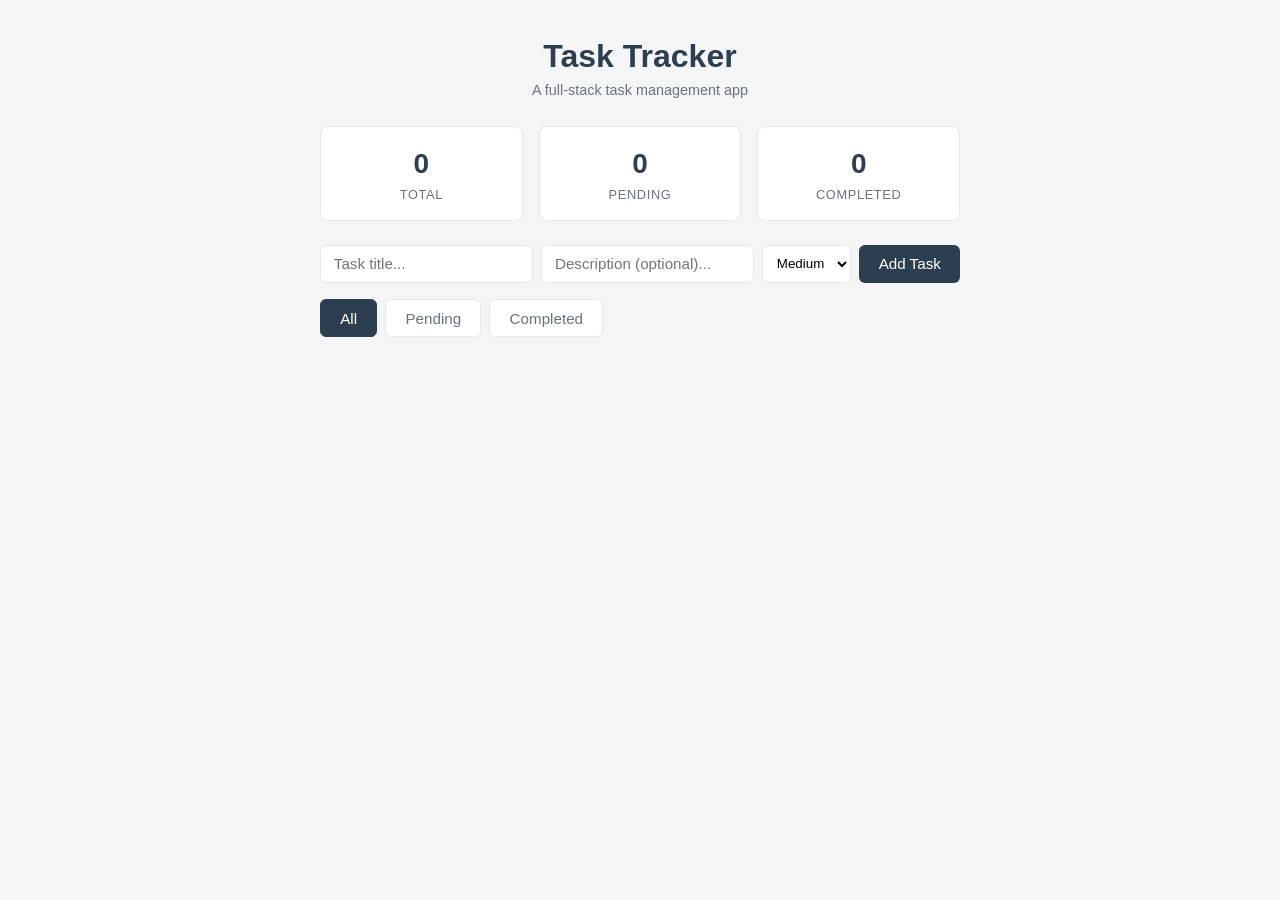
<file: task-tracker/frontend/index.html>
<!DOCTYPE html>
<html lang="en">
<head>
    <meta charset="UTF-8">
    <meta name="viewport" content="width=device-width, initial-scale=1.0">
    <title>Task Tracker</title>
    <link rel="stylesheet" href="styles.css">
</head>
<body>
    <div class="container">
        <header>
            <h1>Task Tracker</h1>
            <p class="subtitle">A full-stack task management app</p>
        </header>

        <!-- Summary stats, populated from the /api/stats endpoint -->
        <section class="stats" id="stats">
            <div class="stat-card">
                <span class="stat-number" id="stat-total">0</span>
                <span class="stat-label">Total</span>
            </div>
            <div class="stat-card">
                <span class="stat-number" id="stat-pending">0</span>
                <span class="stat-label">Pending</span>
            </div>
            <div class="stat-card">
                <span class="stat-number" id="stat-completed">0</span>
                <span class="stat-label">Completed</span>
            </div>
        </section>

        <!-- Form to create a new task -->
        <section class="task-form">
            <input type="text" id="task-title" placeholder="Task title..." maxlength="120">
            <input type="text" id="task-description" placeholder="Description (optional)...">
            <select id="task-priority">
                <option value="low">Low</option>
                <option value="medium" selected>Medium</option>
                <option value="high">High</option>
            </select>
            <button id="add-btn">Add Task</button>
        </section>

        <!-- Filter buttons -->
        <section class="filters">
            <button class="filter-btn active" data-filter="all">All</button>
            <button class="filter-btn" data-filter="pending">Pending</button>
            <button class="filter-btn" data-filter="completed">Completed</button>
        </section>

        <!-- Task list, populated by JavaScript -->
        <section class="task-list" id="task-list"></section>
    </div>

    <script src="app.js"></script>
</body>
</html>
</file>
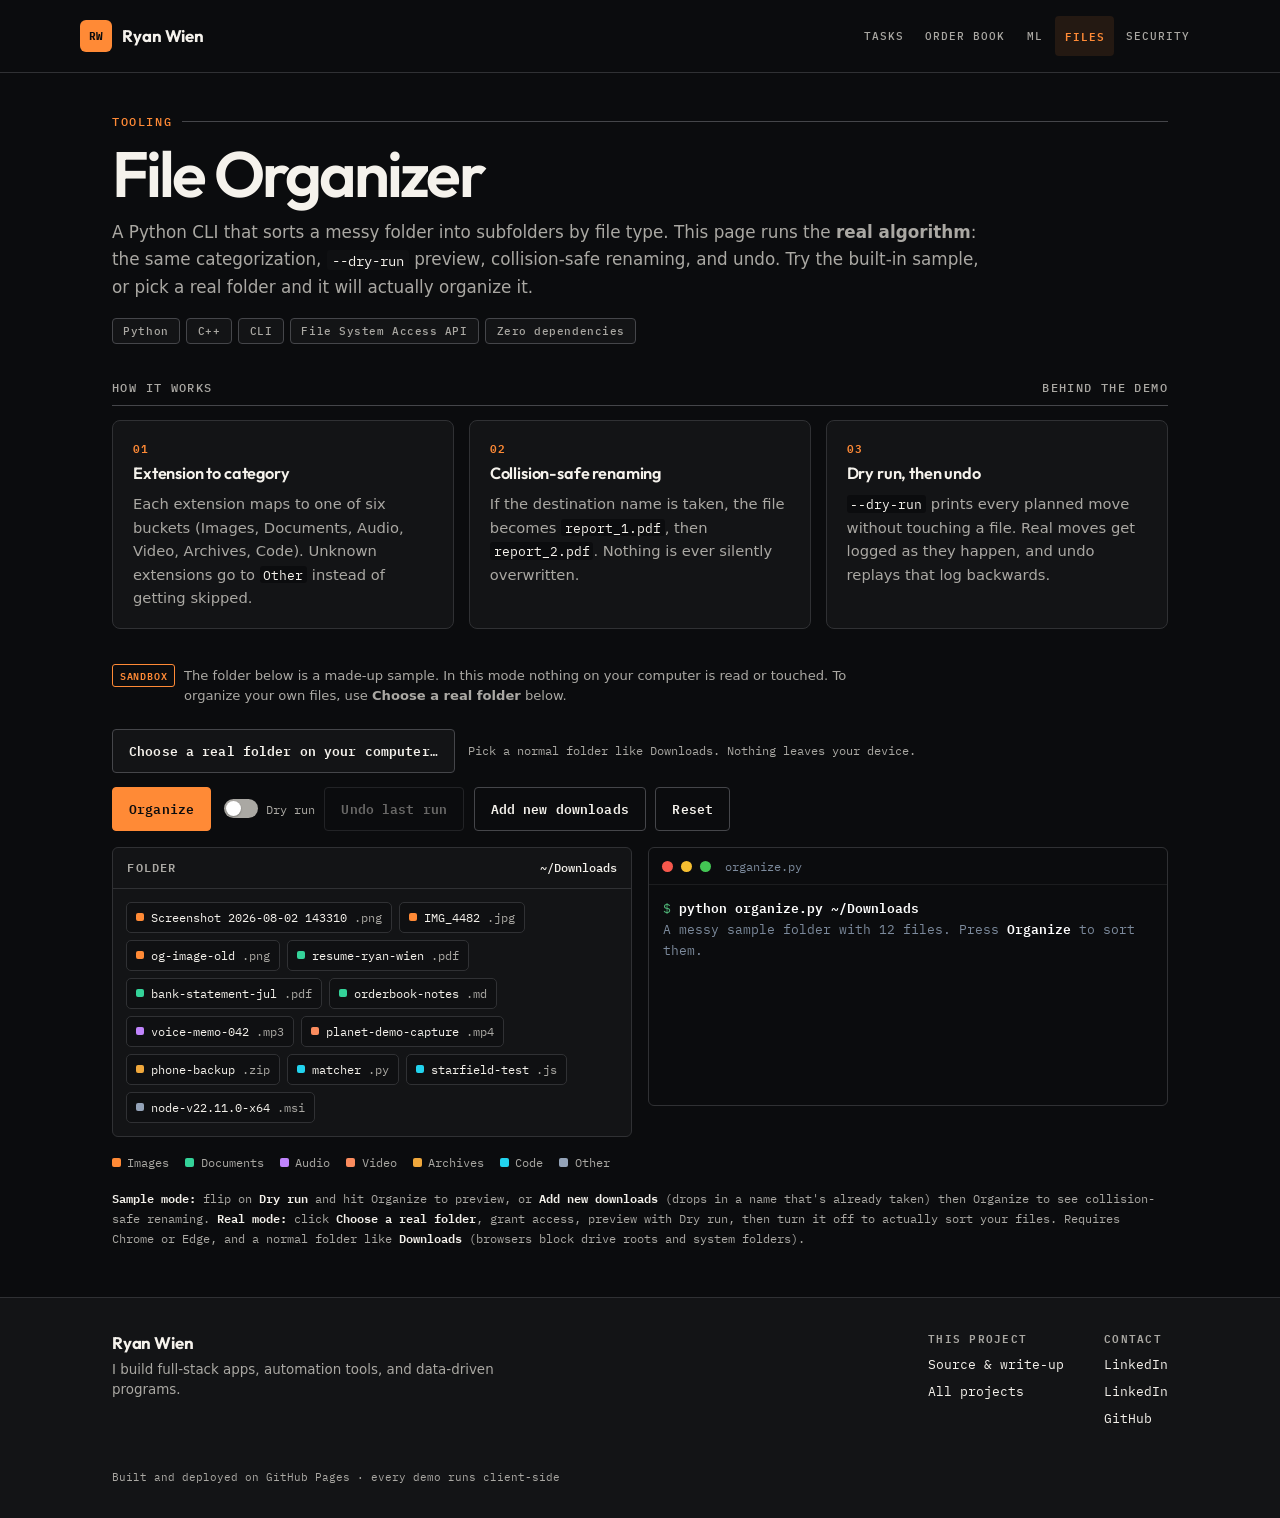
<file: file-organizer/demo.html>
<!DOCTYPE html>
<html lang="en">
<head>
<meta charset="UTF-8" />
<meta name="viewport" content="width=device-width, initial-scale=1.0" />
<title>File Organizer · Live Demo</title>
<link rel="icon" href="../assets/favicon-orange-v2.svg" type="image/svg+xml" />
<meta name="description" content="Sorts a messy folder by file type, with dry-run preview, collision-safe renaming, and undo. Works on a real folder on your computer." />
<meta property="og:title" content="File Organizer · Ryan Wien" />
<meta property="og:description" content="Sorts a messy folder by file type, with dry-run preview, collision-safe renaming, and undo. Works on a real folder on your computer." />
<meta property="og:type" content="website" />
<meta property="og:url" content="https://ryanwien.github.io/Portfolio2026/file-organizer/demo.html" />
<meta property="og:image" content="https://d2ol7oe51mr4n9.cloudfront.net/user_3G9lXC7gQ7mSVuYcxgNu8TqqiHk/e79b00b7-b7d2-419f-883a-424586673869.png" />
<meta property="og:image:width" content="1200" />
<meta property="og:image:height" content="630" />
<meta name="twitter:card" content="summary_large_image" />
<meta name="twitter:image" content="https://d2ol7oe51mr4n9.cloudfront.net/user_3G9lXC7gQ7mSVuYcxgNu8TqqiHk/e79b00b7-b7d2-419f-883a-424586673869.png" />
<link rel="preconnect" href="https://fonts.googleapis.com" />
<link rel="preconnect" href="https://fonts.gstatic.com" crossorigin />
<link rel="preconnect" href="https://cdn.jsdelivr.net" crossorigin />
<link href="https://fonts.googleapis.com/css2?family=Outfit:wght@400;500;600;700&family=IBM+Plex+Mono:wght@400;500;600&display=swap" rel="stylesheet" media="print" onload="this.media='all'" />
<noscript><link href="https://fonts.googleapis.com/css2?family=Outfit:wght@400;500;600;700&family=IBM+Plex+Mono:wght@400;500;600&display=swap" rel="stylesheet" /></noscript>
<link rel="stylesheet" href="../assets/site.css" />
<style>
  :root{
    --site-w:1120px;
    --bg:#0b0c0e; --surface:#131416; --sunken:#0f1012; --ink:#f5f2ec; --muted:#aaa8a3;
    --line:#303134; --line-strong:#45464a; --accent:#ff8a36; --accent-ink:#0b0c0e;
    --warn:#F0A83C; --warn-bg:#2A2011; --warn-line:#5C4718;
    --term-bg:#0b0c0e; --term-ink:#e0ddd6; --term-muted:#7C8A9C; --term-green:#4FB477; --term-blue:#ff8a36;
    --c-images:#ff8a36; --c-documents:#34D399; --c-audio:#C084FC; --c-video:#FB8C5E;
    --c-archives:#F0A83C; --c-code:#22D3EE; --c-other:#94A3B8;
    --mono:'IBM Plex Mono',ui-monospace,SFMono-Regular,Menlo,monospace;
    --display:'Outfit',system-ui,-apple-system,sans-serif;
    --body:system-ui,-apple-system,'Segoe UI',Roboto,sans-serif;
  }
  *{box-sizing:border-box;margin:0;padding:0}
  /* body stays unpainted so the site.css starfield shows through */
  body{font-family:var(--body); color:var(--ink); line-height:1.5;
    padding:0; -webkit-font-smoothing:antialiased}
  .wrap{max-width:var(--site-w); margin:0 auto;
    padding:clamp(1.5rem,4vw,2.75rem) var(--site-pad) 1rem}

  .eyebrow{font-family:var(--mono); font-size:.72rem; font-weight:500; letter-spacing:.14em;
    text-transform:uppercase; color:var(--muted); display:flex; gap:.6rem; align-items:center}
  .eyebrow::after{content:"";flex:1;height:1px;background:var(--line-strong)}
  .eyebrow a{color:var(--muted); text-decoration:none; border-bottom:1px solid transparent}
  .eyebrow a:hover{color:var(--ink); border-bottom-color:var(--accent)}
  h1{font-family:var(--display); font-weight:700; line-height:1.03;
    font-size:clamp(2rem,6vw,3rem); letter-spacing:-.02em; margin:.6rem 0 .4rem}
  .lead{font-size:clamp(.95rem,2.4vw,1.08rem); color:var(--muted); max-width:52em}
  .lead code{font-family:var(--mono); font-size:.86em; background:var(--sunken); padding:.05em .35em; border-radius:3px; color:var(--ink)}
  .sandbox{display:flex; gap:.55rem; align-items:baseline; font-size:.82rem; color:var(--muted); margin-top:.75rem; max-width:56em; line-height:1.55}
  .pill{flex:none; font-family:var(--mono); font-size:.64rem; font-weight:600; letter-spacing:.08em; text-transform:uppercase;
    color:var(--accent); border:1px solid var(--accent); border-radius:3px; padding:.14rem .42rem}
  .pill.warnpill{color:var(--warn); border-color:var(--warn)}
  [hidden]{display:none!important}
  /* visually hidden but still read by screen readers */
  .vh{position:absolute; width:1px; height:1px; margin:-1px; overflow:hidden; clip:rect(0 0 0 0); white-space:nowrap}

  /* mode + controls */
  .mode-row{display:flex; flex-wrap:wrap; gap:.6rem .8rem; align-items:center; margin:1.4rem 0 .4rem}
  .mode-note{font-family:var(--mono); font-size:.74rem; color:var(--muted)}
  .controls{display:flex; flex-wrap:wrap; gap:.6rem; align-items:center; margin:.9rem 0 1rem}
  .btn{font-family:var(--mono); font-size:.8rem; font-weight:600; letter-spacing:.01em; border-radius:4px;
    padding:.55rem 1rem; cursor:pointer; border:1px solid var(--line-strong); background:var(--surface); color:var(--ink);
    transition:transform .1s ease, border-color .1s ease, background .1s ease}
  .btn:hover:not(:disabled){transform:translateY(-1px)}
  .btn:disabled{opacity:.4; cursor:not-allowed}
  .btn-primary{background:var(--accent); color:var(--accent-ink); border-color:var(--accent)}
  .btn-ghost{background:transparent}
  .btn-pick{background:var(--ink); color:var(--bg); border-color:var(--ink)}
  .toggle{display:inline-flex; align-items:center; gap:.5rem; font-family:var(--mono);
    font-size:.78rem; color:var(--muted); cursor:pointer; -webkit-user-select:none; user-select:none; margin-left:.2rem}
  .toggle input{position:absolute;opacity:0;width:0;height:0}
  /* track needs 3:1 against the page bg so the off state reads (non-text contrast) */
  .switch{width:34px; height:19px; border-radius:20px; background:#56637A; position:relative; transition:background .15s ease}
  .switch::after{content:""; position:absolute; top:2px; left:2px; width:15px; height:15px; border-radius:50%;
    background:#fff; transition:transform .15s ease; box-shadow:0 1px 2px rgba(0,0,0,.3)}
  .toggle input:checked + .switch{background:var(--accent)}
  .toggle input:checked + .switch::after{transform:translateX(15px)}
  .toggle input:focus-visible + .switch{outline:2px solid var(--accent); outline-offset:2px}

  .live-warn{display:flex; gap:.6rem; align-items:baseline; background:var(--warn-bg); border:1px solid var(--warn-line);
    color:var(--warn); border-radius:6px; padding:.7rem .9rem; margin:0 0 1rem; font-size:.84rem; line-height:1.55; max-width:64em}
  .live-warn b{font-weight:600}
  .live-warn code{font-family:var(--mono); font-size:.85em}

  /* panels */
  .grid{display:grid; grid-template-columns:1fr 1fr; gap:1rem; align-items:start}
  .panel{background:var(--surface); border:1px solid var(--line); border-radius:8px; overflow:hidden}
  .panel-head{font-family:var(--mono); font-size:.72rem; font-weight:600; letter-spacing:.1em; text-transform:uppercase;
    color:var(--muted); padding:.7rem .9rem; border-bottom:1px solid var(--line);
    display:flex; justify-content:space-between; align-items:center; gap:.5rem}
  .panel-head .path{color:var(--ink); text-transform:none; letter-spacing:0; font-weight:500; max-width:60%; overflow:hidden; text-overflow:ellipsis; white-space:nowrap}

  .folder-body{padding:.6rem; min-height:220px}
  .file{display:inline-flex; align-items:center; gap:.45rem; font-family:var(--mono); font-size:.78rem;
    background:var(--sunken); border:1px solid var(--line); border-radius:5px; padding:.32rem .55rem; margin:.22rem; animation:pop .22s ease}
  .file .dot{width:8px; height:8px; border-radius:2px; flex:none}
  .file .ext{color:var(--muted)}
  @keyframes pop{from{opacity:0; transform:scale(.9)} to{opacity:1; transform:scale(1)}}

  .subfolder{border:1px solid var(--line); border-radius:6px; margin:.4rem .22rem; overflow:hidden; animation:pop .28s ease}
  .subfolder-head{display:flex; align-items:center; gap:.5rem; font-family:var(--mono); font-size:.76rem; font-weight:600;
    padding:.45rem .6rem; background:var(--sunken); border-bottom:1px solid var(--line)}
  .subfolder-head .count{margin-left:auto; color:var(--muted); font-weight:400}
  .subfolder-head .swatch{width:10px; height:10px; border-radius:3px}
  .subfolder-body{padding:.35rem .5rem .5rem}
  .empty-note{font-family:var(--mono); font-size:.78rem; color:var(--muted); padding:1.5rem .6rem; text-align:center}

  .term{background:var(--term-bg); border:1px solid var(--line); border-radius:8px; overflow:hidden}
  .term-head{display:flex; align-items:center; gap:.5rem; padding:.6rem .8rem; border-bottom:1px solid rgba(255,255,255,.07)}
  .term-head .tdot{width:11px; height:11px; border-radius:50%}
  .term-head .label{font-family:var(--mono); font-size:.72rem; color:var(--term-muted); margin-left:.4rem}
  /* The transcript grows with its output instead of scrolling inside a fixed
     box. Capping it at 520px made it a scroll region taller than most of the
     window, so a wheel scroll anywhere over it moved the transcript rather than
     the page and the page felt stuck. One document, one scrollbar. */
  .term-body{font-family:var(--mono); font-size:.76rem; line-height:1.65; color:var(--term-ink);
    padding:.8rem .9rem; white-space:pre-wrap; word-break:break-word; min-height:220px}
  .term-body .prompt{color:var(--term-green)}
  .term-body .flag{color:var(--term-blue)}
  .term-body .rule{color:var(--term-muted)}
  .term-body .head{color:#fff; font-weight:600}
  .term-body .cat{color:var(--term-blue)}
  .term-body .warn{color:#F5A623}
  .term-body .err{color:#F6584C}
  .term-body .log{color:var(--term-green)}

  .legend{display:flex; flex-wrap:wrap; gap:.5rem 1rem; margin:1.1rem 0 0; font-family:var(--mono); font-size:.72rem; color:var(--muted)}
  .legend span{display:inline-flex; align-items:center; gap:.4rem}
  .legend .dot{width:9px; height:9px; border-radius:2px}
  .note{font-family:var(--mono); font-size:.74rem; color:var(--muted); margin-top:1.1rem; line-height:1.6}
  .note b{color:var(--ink); font-weight:600}
  .note code{font-family:var(--mono)}

  a:focus-visible,.btn:focus-visible{outline:2px solid var(--accent); outline-offset:2px; border-radius:4px}
  @media (max-width:720px){ .grid{grid-template-columns:1fr} .panel-head .path{max-width:50%} }
  @media (prefers-reduced-motion:reduce){ *{animation:none!important; transition:none!important} }
</style>
<style id="portfolio-theme">
/* Ryan Wien portfolio theme: charcoal, warm paper, and orange wayfinding. */
:root {
  color-scheme:dark;
  --site-bg:var(--bg); --site-surface:var(--surface); --site-ink:var(--ink);
  --site-muted:var(--muted); --site-line:var(--line); --site-line-strong:var(--line-strong);
  --site-accent:var(--accent); --site-accent-ink:var(--accent-ink);
  --site-nebula:var(--accent); --site-grad:linear-gradient(var(--accent),var(--accent));
  --site-display:var(--display); --site-mono:var(--mono); --site-body:var(--body);
  --site-pad:clamp(1rem,3vw,2rem);
}
html,body { background:var(--bg); }
body::before,body::after { content:none; }
::selection { background:var(--accent); color:var(--accent-ink); }
.site-nav { padding:.75rem var(--site-pad); background:var(--bg); border-bottom:1px solid var(--line); }
.site-nav::after { content:none; }
.site-nav-inner { padding:.25rem 0; border:0; border-radius:0; background:var(--bg); box-shadow:none; backdrop-filter:none; }
.site-brand { font-size:1.05rem; gap:.65rem; }
.site-brand .site-mark { width:32px; height:32px; border-radius:6px; font-size:.68rem; }
.site-brand:hover .site-mark { transform:none; }
.site-link { min-height:40px; display:flex; align-items:center; border-radius:4px; }
.site-link[aria-current="page"] { background:color-mix(in srgb,var(--accent) 10%,transparent); }
.wrap,.container { width:100%; padding-top:2.5rem; padding-bottom:3rem; }
h1 { font-weight:600; font-size:clamp(2.5rem,5vw,4rem); letter-spacing:-.045em; margin:.65rem 0 .75rem; }
.eyebrow { color:var(--accent); }
.lead { font-size:1.05rem; line-height:1.65; }
.site-chip { border-radius:4px; }
.site-card { background:var(--surface); border:1px solid var(--line); border-radius:8px; box-shadow:none; }
.site-card::after { content:none; }
.site-card:hover { transform:none; border-color:var(--line-strong); }
.site-card p { font-size:.92rem; }
.section-label { letter-spacing:.09em; }
.stat-card,.tile { background:var(--surface); border-radius:6px; border-color:var(--line); }
.stat-number,.tile .m { font-weight:500; font-variant-numeric:tabular-nums; }
.task-form { border-radius:8px; }
.task-form input[type="text"],.task-form select { font-size:1rem; min-height:44px; }
.task-form button,.chipbtn,.filter-btn { min-height:44px; }
.filter-btn { border-radius:5px; }
.task-item { border-radius:6px; }
.task-title { font-size:1.05rem; }
.task-title,.task-desc { overflow-wrap:anywhere; }
.task-check { width:20px; height:20px; }
.delete-btn { min-width:36px; min-height:36px; border-radius:4px; }
.delete-btn:hover { background:var(--line); }
.stream { border-radius:6px; top:6.5rem; }
.tune { border-radius:6px; }
.alert { border-radius:5px; }
.alert-title { font-size:1rem; }
.source { border-radius:8px; }
.site-footer { background:var(--surface); border-top:1px solid var(--line); }
.site-footer-name { font-family:var(--display); }
.site-footer-note { color:var(--muted); }
@media(max-width:640px) {
 .site-nav-inner { flex-wrap:wrap; gap:.35rem; }
 .site-links { width:100%; margin-left:0; }
 .site-link { flex:none; padding-inline:.7rem; }
 .wrap,.container { padding-top:1.75rem; }
 .section-label { gap:.5rem; flex-wrap:wrap; }
 .task-item { gap:.55rem; padding:.8rem .7rem; }
 .task-check { width:24px; height:24px; }
 .delete-btn { min-width:40px; min-height:40px; }
}

.panel,.term,.predict,.infl,.scatter-wrap { border-radius:6px; }
.btn { min-height:44px; }
.btn-pick { background:var(--surface);color:var(--ink);border-color:var(--line-strong); }
.btn-pick:hover { border-color:var(--accent); }
.toggle { min-height:44px; }
.switch { background:var(--muted); }
.term-body { font-size:.8rem; }
.result { background:var(--sunken);color:var(--ink);border-left:1px solid var(--line);padding:1.5rem; }
.result .price { color:var(--accent);font-weight:500; }
.result .rlabel,.result .range,.result .vs,.result .eqn { opacity:1;color:var(--muted); }
.result .vs { border-color:var(--line); }
@media(max-width:640px) { .result { border-left:0;border-top:1px solid var(--line); } }
</style>
</head>
<body>
<nav class="site-nav" aria-label="Site">
  <div class="site-nav-inner">
    <a class="site-brand" href="https://ryan-wien.higgsfield.app"><span class="site-mark">RW</span><span>Ryan Wien</span></a>
    <div class="site-links">
      <a class="site-link" href="../task-tracker/demo.html">Tasks</a>
      <a class="site-link" href="../matching-engine/orderbook_terminal.html">Order Book</a>
      <a class="site-link" href="../ml-housing/demo.html">ML</a>
      <a class="site-link" href="../file-organizer/demo.html" aria-current="page">Files</a>
      <a class="site-link" href="../security-log-analyzer/demo.html">Security</a>
    </div>
  </div>
</nav>

<main class="wrap">
  <div class="eyebrow">Tooling</div>
  <h1>File Organizer</h1>
  <p class="lead">A Python CLI that sorts a messy folder into subfolders by file type. This page runs the <b>real algorithm</b>: the same categorization, <code>--dry-run</code> preview, collision-safe renaming, and undo. Try the built-in sample, or pick a real folder and it will actually organize it.</p>
  <div class="site-chips">
    <span class="site-chip">Python</span>
    <span class="site-chip">C++</span>
    <span class="site-chip">CLI</span>
    <span class="site-chip">File System Access API</span>
    <span class="site-chip">Zero dependencies</span>
  </div>

  <h2 class="site-section-label"><span>How it works</span><span aria-hidden="true">Behind the demo</span></h2>
  <div class="site-how">
    <div class="site-card">
      <div class="site-card-n">01</div>
      <h3>Extension to category</h3>
      <p>Each extension maps to one of six buckets (Images, Documents, Audio, Video, Archives, Code). Unknown extensions go to <code>Other</code> instead of getting skipped.</p>
    </div>
    <div class="site-card">
      <div class="site-card-n">02</div>
      <h3>Collision-safe renaming</h3>
      <p>If the destination name is taken, the file becomes <code>report_1.pdf</code>, then <code>report_2.pdf</code>. Nothing is ever silently overwritten.</p>
    </div>
    <div class="site-card">
      <div class="site-card-n">03</div>
      <h3>Dry run, then undo</h3>
      <p><code>--dry-run</code> prints every planned move without touching a file. Real moves get logged as they happen, and undo replays that log backwards.</p>
    </div>
  </div>

  <p class="sandbox" id="sandboxNote"><span class="pill">Sandbox</span><span>The folder below is a made-up sample. In this mode nothing on your computer is read or touched. To organize your own files, use <b>Choose a real folder</b> below.</span></p>

  <div class="mode-row">
    <button class="btn btn-pick" id="pick">Choose a real folder on your computer…</button>
    <span class="mode-note" id="modeNote" aria-live="polite"></span>
  </div>

  <div class="live-warn" id="liveWarn" hidden>
    <span class="pill warnpill">Live</span>
    <span><b>Live mode.</b> <b id="warnRun">Organize</b> will move real files inside <code id="warnPath">the folder</code> into category subfolders. <b>Dry run is on by default</b>. Turn it off and confirm to move for real. Nothing is ever overwritten, and <b>Undo</b> reverses the last run. Grant access only to a folder you're comfortable rearranging (your Downloads is a good candidate).</span>
  </div>

  <div class="controls">
    <button class="btn btn-primary" id="run">Organize</button>
    <label class="toggle"><input type="checkbox" id="dry" /><span class="switch"></span>Dry run</label>
    <button class="btn btn-ghost" id="undo" disabled>Undo last run</button>
    <button class="btn btn-ghost" id="add">Add new downloads</button>
    <button class="btn btn-ghost" id="reset">Reset</button>
  </div>

  <div class="grid">
    <div class="panel">
      <div class="panel-head"><span>Folder</span><span class="path" id="path">~/Downloads</span></div>
      <div class="folder-body" id="folder"></div>
    </div>
    <div class="term">
      <div class="term-head">
        <span class="tdot" style="background:#F6584C"></span>
        <span class="tdot" style="background:#F5BE31"></span>
        <span class="tdot" style="background:#43C654"></span>
        <span class="label">organize.py</span>
      </div>
      <div class="term-body" id="term" role="log" aria-live="polite"></div>
    </div>
  </div>

  <div class="legend" id="legend"></div>

  <p class="note"><b>Sample mode:</b> flip on <b>Dry run</b> and hit Organize to preview, or <b>Add new downloads</b> (drops in a name that's already taken) then Organize to see collision-safe renaming. <b>Real mode:</b> click <b>Choose a real folder</b>, grant access, preview with Dry run, then turn it off to actually sort your files. Requires Chrome or Edge, and a normal folder like <b>Downloads</b> (browsers block drive roots and system folders).</p>

</main>

<footer class="site-footer">
  <div class="site-footer-inner">
    <div class="site-footer-brand">
      <div class="site-footer-name">Ryan Wien</div>
      <p class="site-footer-tag">I build full-stack apps, automation tools, and data-driven programs.</p>
    </div>
    <div class="site-footer-col">
      <div class="site-footer-h">This project</div>
      <a href="https://github.com/ryanwien/Portfolio2026/tree/main/file-organizer">Source &amp; write-up</a>
      <a href="https://ryan-wien.higgsfield.app">All projects</a>
    </div>
    <div class="site-footer-col">
      <div class="site-footer-h">Contact</div>
      <a href="https://www.linkedin.com/in/ryan-wien" target="_blank" rel="noopener">LinkedIn</a>
      <a href="https://www.linkedin.com/in/ryan-wien">LinkedIn</a>
      <a href="https://github.com/ryanwien/Portfolio2026">GitHub</a>
    </div>
  </div>
  <div class="site-footer-note">Built and deployed on GitHub Pages · every demo runs client-side</div>
</footer>

<script>
(function(){
  // Category rules, ported 1:1 from organize.py
  var CATEGORIES = {
    Images:    [".jpg",".jpeg",".png",".gif",".bmp",".svg",".webp",".tiff"],
    Documents: [".pdf",".doc",".docx",".txt",".rtf",".odt",".md",".xlsx",".csv"],
    Audio:     [".mp3",".wav",".flac",".aac",".ogg",".m4a"],
    Video:     [".mp4",".mov",".avi",".mkv",".webm",".flv"],
    Archives:  [".zip",".tar",".gz",".rar",".7z",".bz2"],
    Code:      [".py",".js",".html",".css",".java",".cpp",".c",".json",".sh"]
  };
  var OTHER = "Other";
  var ORDER = ["Images","Documents","Audio","Video","Archives","Code",OTHER];
  var CATSET = {}; ORDER.forEach(function(c){ CATSET[c] = true; });
  var COLORVAR = {
    Images:"--c-images", Documents:"--c-documents", Audio:"--c-audio", Video:"--c-video",
    Archives:"--c-archives", Code:"--c-code", Other:"--c-other"
  };

  var SAMPLE_PATH = "~/Downloads";
  var INITIAL = [
    "Screenshot 2026-08-02 143310.png","IMG_4482.jpg","og-image-old.png",
    "resume-ryan-wien.pdf","bank-statement-jul.pdf","orderbook-notes.md",
    "voice-memo-042.mp3","planet-demo-capture.mp4","phone-backup.zip",
    "matcher.py","starfield-test.js","node-v22.11.0-x64.msi"
  ];
  var EXTRA = ["IMG_4482.jpg","bank-statement-aug.pdf","setup-audacity-3.6.exe"];

  var mode = "sample";     // "sample" | "real"
  var realDir = null;      // FileSystemDirectoryHandle
  var root, folders, lastLog;
  var busy = false;
  var supported = (typeof window.showDirectoryPicker === "function");

  // ---- shared pure logic ----
  function ext(name){ var i = name.lastIndexOf("."); return i < 0 ? "" : name.slice(i).toLowerCase(); }
  function categorize(name){
    var e = ext(name);
    for(var c in CATEGORIES){ if(CATEGORIES[c].indexOf(e) >= 0) return c; }
    return OTHER;
  }
  function resolveCollision(taken, name){
    if(taken.indexOf(name) < 0) return name;
    var dot = name.lastIndexOf("."), stem = dot < 0 ? name : name.slice(0,dot), suf = dot < 0 ? "" : name.slice(dot);
    var n = 1, cand;
    do { cand = stem + "_" + n + suf; n++; } while(taken.indexOf(cand) >= 0);
    return cand;
  }
  function stamp(){
    var d = new Date(); function p(x){ return (x<10?"0":"")+x; }
    return d.getFullYear()+p(d.getMonth()+1)+p(d.getDate())+"_"+p(d.getHours())+p(d.getMinutes())+p(d.getSeconds());
  }
  // Build the move plan from the current `root` + `folders` (collision-safe).
  function planMoves(){
    var moves = [], pending = {};
    root.forEach(function(name){
      var cat = categorize(name);
      var taken = (folders[cat] || []).concat(pending[cat] || []);
      var dest = resolveCollision(taken, name);
      (pending[cat] = pending[cat] || []).push(dest);
      moves.push({from:name, cat:cat, to:dest});
    });
    return moves;
  }

  // ---- terminal ----
  var termEl;
  function termClear(){ termEl.innerHTML = ""; }
  function print(html){
    var line = document.createElement("div");
    line.innerHTML = html === "" ? "&nbsp;" : html;
    // No scrollTop here: the transcript grows with the page rather than
    // scrolling inside a box, so output reads top-down from where it started.
    termEl.appendChild(line);
  }
  function dash(){ return "------------------------------------------------------------"; }
  function pad(s,n){ s = String(s); while(s.length < n) s += " "; return s; }
  function padName(s){ return pad(s, 34); }
  function esc(s){ return String(s).replace(/&/g,"&amp;").replace(/</g,"&lt;").replace(/>/g,"&gt;"); }

  function printPlan(moves, dryRun, pathLabel, cmd){
    var summary = {};
    print('<span class="prompt">$</span> <span class="head">'+cmd+'</span>');
    print("");
    print('<span class="head">'+(dryRun?"DRY RUN · no changes made":"Organizing")+':</span> '+esc(pathLabel));
    print('<span class="rule">'+dash()+'</span>');
    moves.forEach(function(m){
      summary[m.cat] = (summary[m.cat]||0)+1;
      var line = "  " + padName(esc(m.from)) + " -> <span class=\"cat\">" + m.cat + "/</span>";
      if(m.to !== m.from) line += ' <span class="warn">(name taken → ' + esc(m.to) + ')</span>';
      print(line);
    });
    print('<span class="rule">'+dash()+'</span>');
    print('<span class="head">Summary:</span>');
    ORDER.forEach(function(c){ if(summary[c]) print("  " + pad(c,12) + summary[c] + " file(s)"); });
    print("  " + pad("Total",12) + moves.length + " file(s)");
  }

  // ---- rendering ----
  function fileEl(name){
    var cat = categorize(name), e = ext(name) || "—";
    var dot = name.lastIndexOf("."), stem = dot < 0 ? name : name.slice(0,dot);
    var d = document.createElement("span");
    d.className = "file";
    d.title = cat;              // category in text too, so the dot isn't the only cue
    d.innerHTML = '<span class="dot" style="background:var('+COLORVAR[cat]+')"></span><span class="vh">'+cat+': </span>'+esc(stem)+'<span class="ext">'+esc(e)+'</span>';
    return d;
  }
  function render(){
    var host = document.getElementById("folder");
    host.innerHTML = "";
    root.forEach(function(n){ host.appendChild(fileEl(n)); });
    var any = false;
    ORDER.forEach(function(cat){
      var files = folders[cat];
      if(!files || !files.length) return;
      any = true;
      var sf = document.createElement("div");
      sf.className = "subfolder";
      var body = files.map(function(n){ return fileEl(n).outerHTML; }).join("");
      sf.innerHTML = '<div class="subfolder-head"><span class="swatch" style="background:var('+COLORVAR[cat]+')"></span>'+
        cat+'/<span class="count">'+files.length+'</span></div><div class="subfolder-body">'+body+'</div>';
      host.appendChild(sf);
    });
    if(root.length === 0 && !any) host.innerHTML = '<div class="empty-note">Folder is empty.</div>';
  }
  function setPath(p){ document.getElementById("path").textContent = p; }
  function setBusy(b){
    busy = b;
    ["run","undo","add","reset","pick"].forEach(function(id){
      var el = document.getElementById(id); if(el) el.disabled = b || (id==="undo" && !lastLog);
    });
    document.getElementById("dry").disabled = b;
  }

  // ======================= SAMPLE MODE =======================
  function sampleReset(){
    mode = "sample"; realDir = null;
    root = INITIAL.slice(); folders = {}; lastLog = null;
    document.getElementById("sandboxNote").hidden = false;
    document.getElementById("liveWarn").hidden = true;
    document.getElementById("add").hidden = false;
    document.getElementById("undo").disabled = true;
    setPath(SAMPLE_PATH);
    render(); termClear();
    print('<span class="prompt">$</span> <span class="head">python organize.py ~/Downloads</span>');
    print('<span class="rule">A messy sample folder with '+root.length+' files. Press <b class="head">Organize</b> to sort them.</span>');
  }
  function sampleOrganize(dryRun){
    if(root.length === 0){ print('<span class="rule">No files to organize.</span>'); return; }
    var moves = planMoves();
    termClear();
    printPlan(moves, dryRun, "/Users/ryan/Downloads",
      "python organize.py ~/Downloads" + (dryRun ? ' <span class="flag">--dry-run</span>' : ''));
    if(!dryRun){
      moves.forEach(function(m){ (folders[m.cat] = folders[m.cat] || []).push(m.to); });
      root = [];
      lastLog = moves.slice();
      var logName = "organize_log_" + stamp() + ".json";
      print(""); print('<span class="log">Log saved to: '+logName+'</span>');
      print('<span class="rule">To undo: python organize.py ~/Downloads <span class="flag">--undo</span> '+logName+'</span>');
      document.getElementById("undo").disabled = false;
    } else {
      print(""); print('<span class="rule">Nothing was moved. Turn off <b class="head">Dry run</b> to sort for real.</span>');
    }
    render();
  }
  function sampleUndo(){
    if(!lastLog) return;
    termClear();
    print('<span class="prompt">$</span> <span class="head">python organize.py ~/Downloads <span class="flag">--undo</span> organize_log.json</span>');
    print('<span class="head">Undoing '+lastLog.length+' move(s)...</span>');
    print('<span class="rule">'+dash()+'</span>');
    lastLog.forEach(function(m){
      if(folders[m.cat]){
        var idx = folders[m.cat].indexOf(m.to);
        if(idx >= 0) folders[m.cat].splice(idx,1);
        if(folders[m.cat].length === 0) delete folders[m.cat];
      }
      root.push(resolveCollision(root, m.from));
      print("  " + esc(m.to) + " -> back to original location");
    });
    print('<span class="rule">'+dash()+'</span>'); print('<span class="head">Undo complete.</span>');
    lastLog = null; document.getElementById("undo").disabled = true; render();
  }
  function sampleAdd(){
    EXTRA.forEach(function(name){ root.push(resolveCollision(root, name)); });
    render();
    print('<span class="rule">Added '+EXTRA.length+' new files to ~/Downloads. Organize to sort them.</span>');
  }

  // ======================= REAL MODE (File System Access API) =======================
  async function listDirFileNames(dirHandle){
    var names = [];
    for await (var entry of dirHandle.values()){ if(entry.kind === "file") names.push(entry.name); }
    return names;
  }
  async function scanReal(){
    root = []; folders = {};
    for await (var entry of realDir.values()){
      if(entry.name.charAt(0) === ".") continue;          // skip hidden (matches organize.py)
      if(entry.kind === "directory"){
        if(CATSET[entry.name]){
          var files = await listDirFileNames(entry);
          if(files.length) folders[entry.name] = files;
        }
        continue;                                          // skip directories as sources
      }
      root.push(entry.name);
    }
  }
  // Plan against the REAL destination folders' current contents.
  async function planMovesReal(){
    var moves = [], pending = {}, existing = {};
    for(var i=0;i<root.length;i++){
      var name = root[i], cat = categorize(name);
      if(!(cat in existing)) existing[cat] = folders[cat] ? folders[cat].slice() : [];
      var taken = existing[cat].concat(pending[cat] || []);
      var dest = resolveCollision(taken, name);
      (pending[cat] = pending[cat] || []).push(dest);
      moves.push({from:name, cat:cat, to:dest});
    }
    return moves;
  }
  async function moveFile(srcDir, fileHandle, srcName, destDir, destName){
    if(typeof fileHandle.move === "function"){
      await fileHandle.move(destDir, destName);           // Chrome 111+: real move
    } else {
      var file = await fileHandle.getFile();               // fallback: copy + delete
      var dest = await destDir.getFileHandle(destName, {create:true});
      var w = await dest.createWritable();
      await w.write(file); await w.close();
      await srcDir.removeEntry(srcName);
    }
  }
  async function pickFolder(){
    if(!supported){
      print('<span class="err">This browser can\'t open a real folder. The File System Access API needs Chrome or Edge (desktop).</span>');
      return;
    }
    if(location.protocol === "file:"){
      print('<span class="warn">You\'re running this from a local file, where browsers block folder access (that "contains system files" error). Use the hosted version instead: <b class="head">ryanwien.github.io/Portfolio2026/file-organizer/demo.html</b></span>');
    }
    var handle;
    try {
      handle = await window.showDirectoryPicker({ mode: "readwrite" });
    } catch(e){
      if(e && (e.name === "AbortError")) return;   // user closed / cancelled the picker
      // SecurityError, blocked system folder, or anything else
      print('<span class="err">Couldn\'t open that folder: '+esc(e && (e.message || e.name) || "blocked by the browser")+'.</span>');
      print('<span class="rule">Browsers block drive roots (C:\\), the Desktop, and system folders. Pick a normal folder like <b class="head">Downloads</b> or <b class="head">Documents</b>, or make a test folder and drop a few files in it.</span>');
      return;
    }
    // Confirm read/write permission
    try {
      if(handle.requestPermission){
        var perm = await handle.requestPermission({ mode: "readwrite" });
        if(perm !== "granted"){ print('<span class="err">Permission not granted. No files were touched.</span>'); return; }
      }
    } catch(e){}
    mode = "real"; realDir = handle; lastLog = null;
    setBusy(true);
    try { await scanReal(); } catch(e){ print('<span class="err">Could not read folder: '+esc(e.message)+'</span>'); setBusy(false); sampleReset(); return; }
    document.getElementById("sandboxNote").hidden = true;
    document.getElementById("liveWarn").hidden = false;
    document.getElementById("add").hidden = true;
    document.getElementById("warnPath").textContent = handle.name + "/";
    document.getElementById("dry").checked = true;         // safety: default to dry-run
    setPath(handle.name + "/");
    render(); termClear();
    print('<span class="prompt">$</span> <span class="head">python organize.py '+esc(handle.name)+' <span class="flag">--dry-run</span></span>');
    print('<span class="rule">Connected to <b class="head">'+esc(handle.name)+'/</b> with '+root.length+' file(s) at the top level. Press <b class="head">Organize</b> to preview (Dry run is on).</span>');
    setBusy(false);
  }
  async function realOrganize(dryRun){
    if(root.length === 0){ print('<span class="rule">No files to organize in '+esc(realDir.name)+'/.</span>'); return; }
    var moves = await planMovesReal();
    if(!dryRun){
      var ok = window.confirm('Move ' + moves.length + ' file(s) into category subfolders inside "' + realDir.name +
        '"?\n\nNothing is overwritten, and you can reverse this with Undo.');
      if(!ok){ print('<span class="rule">Cancelled. No files were moved.</span>'); return; }
    }
    termClear();
    printPlan(moves, dryRun, realDir.name + "/",
      "python organize.py " + esc(realDir.name) + (dryRun ? ' <span class="flag">--dry-run</span>' : ''));
    if(dryRun){
      print(""); print('<span class="rule">Nothing was moved. Turn off <b class="head">Dry run</b> and confirm to organize for real.</span>');
      return;
    }
    setBusy(true);
    var done = [];
    try {
      for(var i=0;i<moves.length;i++){
        var m = moves[i];
        var fh = await realDir.getFileHandle(m.from);
        var destDir = await realDir.getDirectoryHandle(m.cat, { create: true });
        await moveFile(realDir, fh, m.from, destDir, m.to);
        done.push({ cat:m.cat, finalName:m.to, originalName:m.from });
      }
    } catch(e){
      print('<span class="err">Stopped: '+esc(e.message)+' ('+done.length+' of '+moves.length+' moved).</span>');
    }
    lastLog = done.length ? done : null;
    await scanReal(); render();
    print("");
    print('<span class="log">Moved '+done.length+' file(s) inside '+esc(realDir.name)+'/.</span>');
    print('<span class="rule">Press <b class="head">Undo last run</b> to reverse this.</span>');
    document.getElementById("undo").disabled = !lastLog;
    setBusy(false);
  }
  async function realUndo(){
    if(!lastLog) return;
    setBusy(true);
    termClear();
    print('<span class="head">Undoing '+lastLog.length+' move(s) in '+esc(realDir.name)+'/...</span>');
    print('<span class="rule">'+dash()+'</span>');
    var rootNames = await listDirFileNames(realDir);
    var undone = 0;
    try {
      for(var i=0;i<lastLog.length;i++){
        var entry = lastLog[i];
        var destDir = await realDir.getDirectoryHandle(entry.cat);
        var fh = await destDir.getFileHandle(entry.finalName);
        var back = resolveCollision(rootNames, entry.originalName);
        await moveFile(destDir, fh, entry.finalName, realDir, back);
        rootNames.push(back);
        print("  " + esc(entry.finalName) + " -> back to original location");
        undone++;
      }
    } catch(e){
      print('<span class="err">Stopped: '+esc(e.message)+' ('+undone+' of '+lastLog.length+' undone).</span>');
    }
    print('<span class="rule">'+dash()+'</span>'); print('<span class="head">Undo complete.</span>');
    lastLog = null;
    await scanReal(); render();
    document.getElementById("undo").disabled = true;
    setBusy(false);
  }

  // ---- dispatchers ----
  function onRun(){
    if(busy) return;
    var dry = document.getElementById("dry").checked;
    if(mode === "real") realOrganize(dry); else sampleOrganize(dry);
  }
  function onUndo(){ if(busy) return; if(mode === "real") realUndo(); else sampleUndo(); }
  function onReset(){ if(busy) return; sampleReset(); }

  function buildLegend(){
    document.getElementById("legend").innerHTML = ORDER.map(function(c){
      return '<span><span class="dot" style="background:var('+COLORVAR[c]+')"></span>'+c+'</span>';
    }).join("");
  }

  document.addEventListener("DOMContentLoaded", function(){
    termEl = document.getElementById("term");
    buildLegend();
    var note = document.getElementById("modeNote");
    if(!supported){
      note.textContent = "Real-folder mode needs Chrome or Edge. Sample mode works everywhere.";
      document.getElementById("pick").disabled = true;
    } else if(location.protocol === "file:"){
      note.innerHTML = "Opened locally, so folder access is blocked here. Use the hosted site for real mode.";
    } else {
      note.textContent = "Pick a normal folder like Downloads. Nothing leaves your device.";
    }
    document.getElementById("run").addEventListener("click", onRun);
    document.getElementById("undo").addEventListener("click", onUndo);
    document.getElementById("add").addEventListener("click", function(){ if(!busy) sampleAdd(); });
    document.getElementById("reset").addEventListener("click", onReset);
    document.getElementById("pick").addEventListener("click", function(){ if(!busy) pickFolder(); });
    sampleReset();
  });
})();
</script>
</body>
</html>
</file>
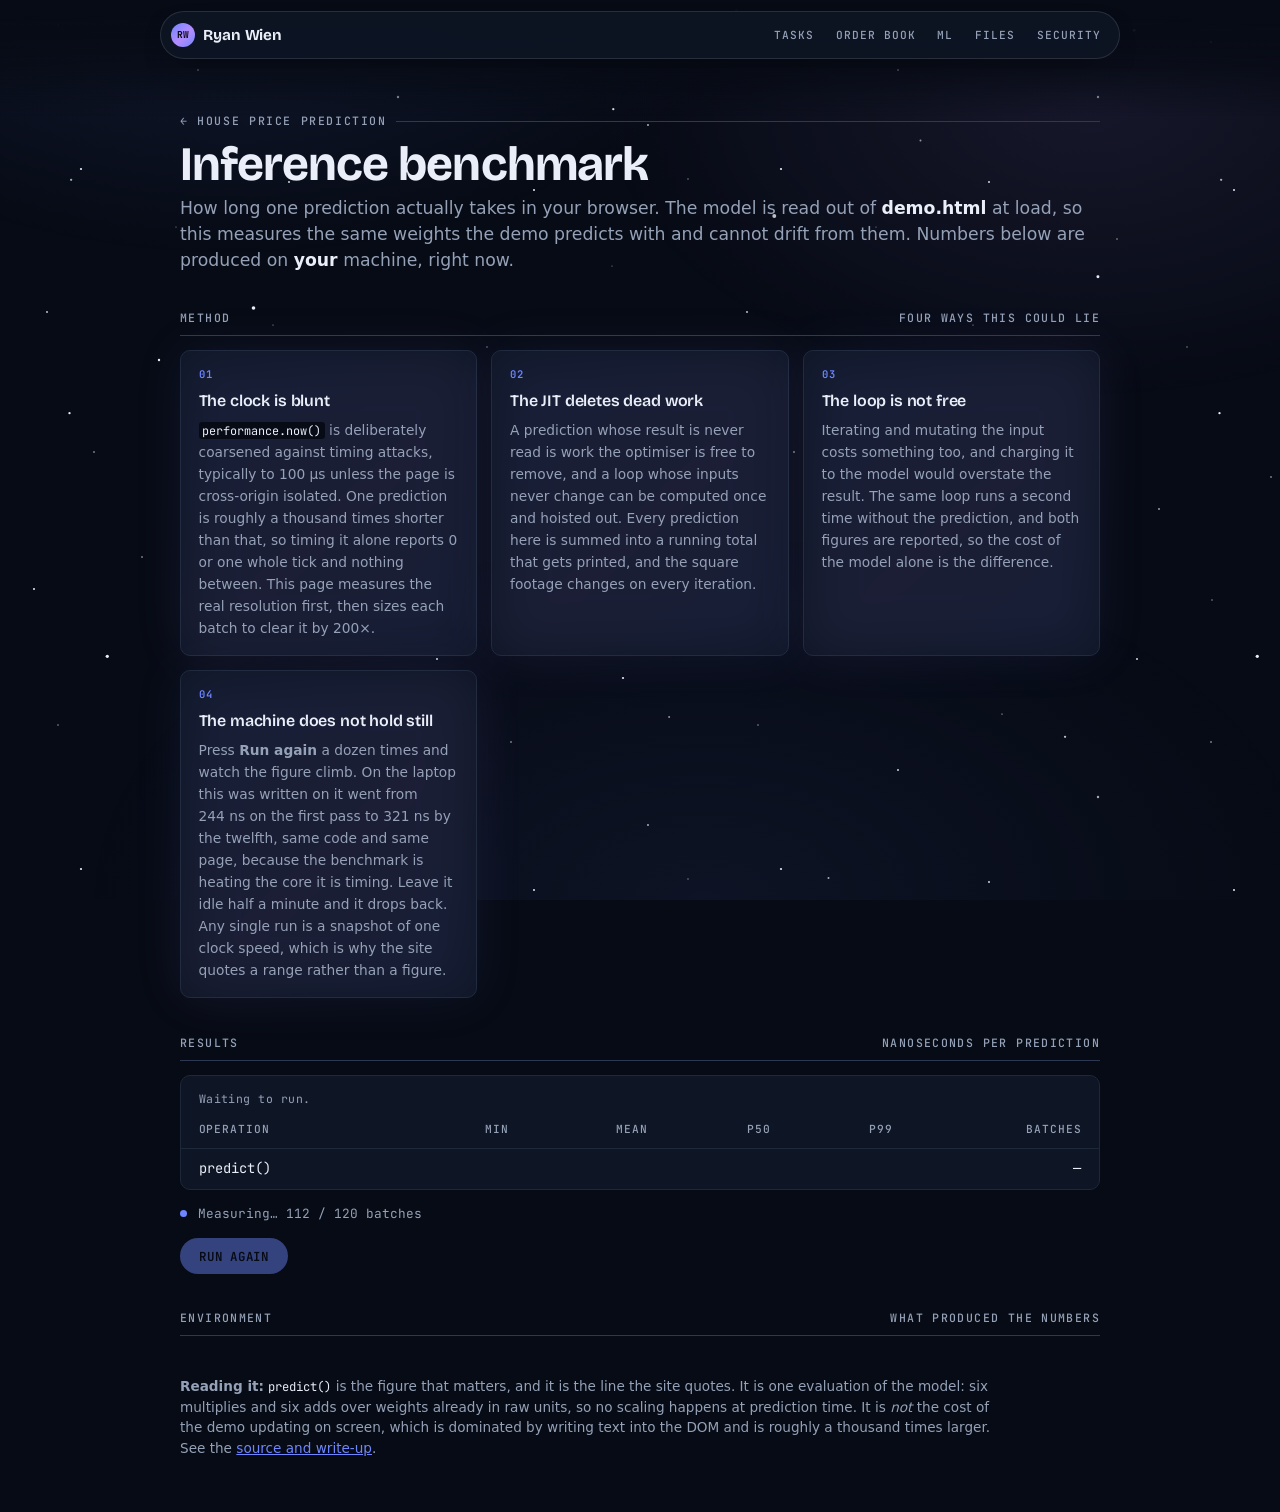
<file: ml-housing/bench.html>
<!DOCTYPE html>
<html lang="en">
<head>
<meta charset="UTF-8" />
<meta name="viewport" content="width=device-width, initial-scale=1.0" />
<title>Inference Benchmark · House Price Prediction</title>
<link rel="icon" href="../assets/favicon.svg" type="image/svg+xml" />
<meta name="description" content="Times the trained linear-regression model in your browser, with the clock resolution measured rather than assumed." />
<meta name="robots" content="noindex" />
<link rel="preconnect" href="https://fonts.googleapis.com" />
<link rel="preconnect" href="https://fonts.gstatic.com" crossorigin />
<link href="https://fonts.googleapis.com/css2?family=Bricolage+Grotesque:opsz,wght@12..96,600;12..96,700&family=JetBrains+Mono:wght@400;500;600&display=swap" rel="stylesheet" media="print" onload="this.media='all'" />
<noscript><link href="https://fonts.googleapis.com/css2?family=Bricolage+Grotesque:opsz,wght@12..96,600;12..96,700&family=JetBrains+Mono:wght@400;500;600&display=swap" rel="stylesheet" /></noscript>
<link rel="stylesheet" href="../assets/site.css" />
<style>
  :root{
    --site-w:960px;
    --bg:#070B15; --surface:#0E1524; --sunken:#0A101C; --ink:#E9EEF8; --muted:#94A1B7;
    --line:#1D2839; --line-strong:#2B3A52; --accent:#6E86FF; --accent-ink:#070B15;
    --mono:'JetBrains Mono',ui-monospace,SFMono-Regular,Menlo,monospace;
    --display:'Bricolage Grotesque',system-ui,-apple-system,sans-serif;
    --body:system-ui,-apple-system,'Segoe UI',Roboto,sans-serif;
  }
  *{box-sizing:border-box;margin:0;padding:0}
  body{font-family:var(--body); color:var(--ink); line-height:1.5; -webkit-font-smoothing:antialiased}
  /* site.css makes body a flex column, so this is a flex item. Left to size
     itself it takes the results table's min-content width and pushes the whole
     page sideways; width:100% pins it to the viewport so the table scrolls
     inside its own container instead of scrolling the document. */
  .wrap{max-width:var(--site-w); margin:0 auto; width:100%; min-width:0;
    padding:clamp(1.5rem,4vw,2.75rem) var(--site-pad) 1rem}

  .eyebrow{font-family:var(--mono); font-size:.72rem; font-weight:500; letter-spacing:.14em;
    text-transform:uppercase; color:var(--muted); display:flex; gap:.6rem; align-items:center}
  .eyebrow::after{content:"";flex:1;height:1px;background:var(--line-strong)}
  .eyebrow a{color:var(--muted); text-decoration:none; border-bottom:1px solid transparent}
  .eyebrow a:hover{color:var(--ink); border-bottom-color:var(--accent)}
  h1{font-family:var(--display); font-weight:700; line-height:1.03;
    font-size:clamp(2rem,6vw,3rem); letter-spacing:-.02em; margin:.6rem 0 .4rem}
  .lead{font-size:clamp(.95rem,2.4vw,1.08rem); color:var(--muted); max-width:54em}
  .lead b{color:var(--ink); font-weight:600}

  .section-label{font-family:var(--mono); font-size:.72rem; font-weight:500; letter-spacing:.12em; text-transform:uppercase;
    color:var(--muted); margin:2.2rem 0 .9rem; padding-bottom:.55rem; border-bottom:1px solid var(--line-strong);
    display:flex; justify-content:space-between; align-items:baseline; gap:1rem}

  /* results table */
  .tablewrap{background:var(--surface); border:1px solid var(--line); border-radius:10px; overflow-x:auto}
  table{border-collapse:collapse; width:100%; min-width:560px}
  caption{text-align:left; font-family:var(--mono); font-size:.72rem; color:var(--muted);
    padding:.9rem 1.1rem .2rem; letter-spacing:.04em}
  th,td{padding:.62rem 1.1rem; text-align:right; font-family:var(--mono); font-size:.86rem;
    border-bottom:1px solid var(--line)}
  th{color:var(--muted); font-weight:500; font-size:.7rem; letter-spacing:.08em; text-transform:uppercase}
  th:first-child,td:first-child{text-align:left}
  tbody tr:last-child td{border-bottom:0}
  td.op{color:var(--ink)}
  td.headline{color:var(--accent); font-weight:600}
  tr.net td{color:var(--ink)}
  tr.baseline td{color:var(--muted)}

  .status{font-family:var(--mono); font-size:.8rem; color:var(--muted); margin:.9rem 0 0;
    display:flex; align-items:center; gap:.7rem; flex-wrap:wrap}
  .dot{width:7px; height:7px; border-radius:50%; background:var(--accent); flex:none}
  .dot.idle{background:var(--muted)}
  .dot.bad{background:#FB8C5E}

  .btn{font-family:var(--mono); font-size:.78rem; letter-spacing:.06em; text-transform:uppercase;
    background:var(--accent); color:var(--accent-ink); border:0; border-radius:999px;
    padding:.6rem 1.2rem; cursor:pointer; font-weight:600}
  .btn:disabled{opacity:.45; cursor:default}
  .btn:focus-visible{outline:2px solid var(--accent); outline-offset:3px}

  .env{display:grid; grid-template-columns:repeat(auto-fit,minmax(190px,1fr)); gap:.75rem}
  .tile{background:var(--surface); border:1px solid var(--line); border-radius:8px; padding:.85rem 1rem}
  .tile .m{font-family:var(--display); font-weight:700; font-size:1.35rem; letter-spacing:-.01em; word-break:break-word}
  .tile .k{font-family:var(--mono); font-size:.66rem; letter-spacing:.06em; text-transform:uppercase; color:var(--muted); margin-top:.2rem}

  .site-how{display:grid; grid-template-columns:repeat(auto-fit,minmax(240px,1fr)); gap:.9rem}
  .site-card{background:var(--surface); border:1px solid var(--line); border-radius:10px; padding:1rem 1.1rem}
  .site-card h3{font-family:var(--display); font-size:1rem; font-weight:600; margin:.35rem 0 .4rem}
  .site-card p{font-size:.86rem; color:var(--muted)}
  .site-card-n{font-family:var(--mono); font-size:.7rem; color:var(--accent)}

  .note{font-size:.85rem; color:var(--muted); margin:1.6rem 0 2.4rem; max-width:60em}
  .note a{color:var(--accent)}
  .note code{font-family:var(--mono); font-size:.9em; color:var(--ink)}

  @media (max-width:560px){
    th,td{padding:.55rem .7rem; font-size:.78rem}
  }
</style>
</head>
<body>
<nav class="site-nav" aria-label="Site">
  <div class="site-nav-inner">
    <a class="site-brand" href="../index.html"><span class="site-mark">RW</span><span>Ryan Wien</span></a>
    <div class="site-links">
      <a class="site-link" href="../task-tracker/demo.html">Tasks</a>
      <a class="site-link" href="../matching-engine/orderbook_terminal.html">Order Book</a>
      <a class="site-link" href="../ml-housing/demo.html">ML</a>
      <a class="site-link" href="../file-organizer/demo.html">Files</a>
      <a class="site-link" href="../security-log-analyzer/demo.html">Security</a>
    </div>
  </div>
</nav>

<main class="wrap">
  <div class="eyebrow"><a href="demo.html">← House Price Prediction</a></div>
  <h1>Inference benchmark</h1>
  <p class="lead">How long one prediction actually takes in your browser. The model is read out of
  <b>demo.html</b> at load, so this measures the same weights the demo predicts with and cannot drift
  from them. Numbers below are produced on <b>your</b> machine, right now.</p>

  <h2 class="section-label"><span>Method</span><span aria-hidden="true">Four ways this could lie</span></h2>
  <div class="site-how">
    <div class="site-card">
      <div class="site-card-n">01</div>
      <h3>The clock is blunt</h3>
      <p><code>performance.now()</code> is deliberately coarsened against timing attacks, typically to
      100&nbsp;µs unless the page is cross-origin isolated. One prediction is roughly a thousand times
      shorter than that, so timing it alone reports 0 or one whole tick and nothing between. This page
      measures the real resolution first, then sizes each batch to clear it by 200&times;.</p>
    </div>
    <div class="site-card">
      <div class="site-card-n">02</div>
      <h3>The JIT deletes dead work</h3>
      <p>A prediction whose result is never read is work the optimiser is free to remove, and a loop
      whose inputs never change can be computed once and hoisted out. Every prediction here is summed
      into a running total that gets printed, and the square footage changes on every iteration.</p>
    </div>
    <div class="site-card">
      <div class="site-card-n">03</div>
      <h3>The loop is not free</h3>
      <p>Iterating and mutating the input costs something too, and charging it to the model would
      overstate the result. The same loop runs a second time without the prediction, and both figures
      are reported, so the cost of the model alone is the difference.</p>
    </div>
    <div class="site-card">
      <div class="site-card-n">04</div>
      <h3>The machine does not hold still</h3>
      <p>Press <b>Run again</b> a dozen times and watch the figure climb. On the laptop this was
      written on it went from 244&nbsp;ns on the first pass to 321&nbsp;ns by the twelfth, same code
      and same page, because the benchmark is heating the core it is timing. Leave it idle half a
      minute and it drops back. Any single run is a snapshot of one clock speed, which is why the
      site quotes a range rather than a figure.</p>
    </div>
  </div>

  <h2 class="section-label"><span>Results</span><span aria-hidden="true">nanoseconds per prediction</span></h2>
  <div class="tablewrap">
    <table>
      <caption id="cap">Waiting to run.</caption>
      <thead>
        <tr>
          <th scope="col">operation</th>
          <th scope="col">min</th>
          <th scope="col">mean</th>
          <th scope="col">p50</th>
          <th scope="col">p99</th>
          <th scope="col">batches</th>
        </tr>
      </thead>
      <tbody id="rows">
        <tr><td class="op">predict()</td><td colspan="5">—</td></tr>
      </tbody>
    </table>
  </div>
  <p class="status"><span class="dot idle" id="dot" aria-hidden="true"></span><span id="status" role="status">Loading the model from demo.html…</span></p>
  <p class="status"><button class="btn" id="run" disabled>Run again</button></p>

  <h2 class="section-label"><span>Environment</span><span aria-hidden="true">what produced the numbers</span></h2>
  <div class="env" id="env"></div>

  <p class="note"><b>Reading it:</b> <code>predict()</code> is the figure that matters, and it is the
  line the site quotes. It is one evaluation of the model: six multiplies and six adds over weights
  already in raw units, so no scaling happens at prediction time. It is <em>not</em> the cost of the
  demo updating on screen, which is dominated by writing text into the DOM and is roughly a thousand
  times larger. See the <a href="https://github.com/ryanwien/Portfolio2026/tree/main/ml-housing">source
  and write-up</a>.</p>
</main>

<script>
(function(){
  "use strict";

  var TARGET_TICKS = 200;   // a batch must last this many clock ticks
  var SAMPLES = 120;        // timed batches per operation
  var MAX_BATCH = 1 << 24;  // stop growing the batch past this

  var dot = document.getElementById("dot");
  var statusEl = document.getElementById("status");
  var runBtn = document.getElementById("run");
  var rowsEl = document.getElementById("rows");
  var capEl = document.getElementById("cap");
  var envEl = document.getElementById("env");

  function say(text, kind){
    statusEl.textContent = text;
    dot.className = "dot" + (kind ? " " + kind : "");
  }

  function yieldToPaint(){
    return new Promise(function(resolve){ setTimeout(resolve, 0); });
  }

  // ---- the model, read from the demo so the two cannot drift apart ----------

  function loadModel(){
    return fetch("demo.html", { cache: "no-cache" }).then(function(r){
      if (!r.ok) throw new Error("demo.html returned " + r.status);
      return r.text();
    }).then(function(text){
      var m = text.match(/var M = (\{[\s\S]*?\});/);
      if (!m) throw new Error("could not find the model block in demo.html");
      return JSON.parse(m[1]);
    });
  }

  // Identical to demo.html's predict(): intercept + the sum of weight x feature.
  function predict(M, state){
    var p = M.intercept;
    M.features.forEach(function(f){ p += M.coef[f] * state[f]; });
    return p;
  }

  // ---- the two loops -------------------------------------------------------
  // Both mutate sqft the same way. The only difference is the prediction, so
  // subtracting one from the other leaves the cost of the model.

  function loopPredict(M, state, n){
    var sink = 0;
    for (var i = 0; i < n; i++){
      state.sqft = 1200 + (i & 1023);
      sink += predict(M, state);
    }
    return sink;
  }

  function loopBaseline(M, state, n){
    var sink = 0;
    for (var i = 0; i < n; i++){
      state.sqft = 1200 + (i & 1023);
      sink += state.sqft;
    }
    return sink;
  }

  // ---- measurement ---------------------------------------------------------

  // The smallest non-zero gap between two reads is the clock's real resolution.
  function clockResolutionMs(){
    var smallest = Infinity;
    var prev = performance.now();
    for (var i = 0; i < 300000; i++){
      var now = performance.now();
      var delta = now - prev;
      if (delta > 0 && delta < smallest) smallest = delta;
      prev = now;
    }
    return smallest === Infinity ? 0 : smallest;
  }

  // Grow the batch until it lasts long enough for the clock to resolve it.
  function calibrate(fn, M, state, targetMs){
    var n = 512;
    for (;;){
      var t0 = performance.now();
      fn(M, state, n);
      var dt = performance.now() - t0;
      if (dt >= targetMs || n >= MAX_BATCH) return n;
      // Jump straight to the size the measurement implies, but always at least
      // double, so a batch that timed as 0 still makes progress.
      var implied = dt > 0 ? Math.ceil(n * (targetMs / dt) * 1.2) : n * 4;
      n = Math.min(MAX_BATCH, Math.max(n * 2, implied));
    }
  }

  function summarize(perOpNs){
    var sorted = perOpNs.slice().sort(function(a, b){ return a - b; });
    var at = function(q){ return sorted[Math.floor(q * (sorted.length - 1))]; };
    var total = 0;
    for (var i = 0; i < sorted.length; i++) total += sorted[i];
    return {
      min: sorted[0],
      mean: total / sorted.length,
      p50: at(0.50),
      p99: at(0.99),
      batches: sorted.length
    };
  }

  function measure(fn, M, state, batch, sink){
    return (function step(samples){
      if (samples.length >= SAMPLES) return Promise.resolve(samples);
      // Run a few batches per turn, then yield so the page stays responsive.
      for (var k = 0; k < 8 && samples.length < SAMPLES; k++){
        var t0 = performance.now();
        sink.value += fn(M, state, batch);
        var dt = performance.now() - t0;
        samples.push((dt * 1e6) / batch);   // ms for the batch -> ns per op
      }
      say("Measuring… " + samples.length + " / " + SAMPLES + " batches");
      return yieldToPaint().then(function(){ return step(samples); });
    })([]);
  }

  // ---- rendering -----------------------------------------------------------

  function fmt(ns){
    return ns >= 100 ? ns.toFixed(0) : ns >= 10 ? ns.toFixed(1) : ns.toFixed(2);
  }

  function row(label, stats, cls){
    return "<tr class=\"" + (cls || "") + "\">" +
      "<td class=\"op\">" + label + "</td>" +
      "<td>" + fmt(stats.min) + "</td>" +
      "<td>" + fmt(stats.mean) + "</td>" +
      "<td" + (cls === "net" ? " class=\"headline\"" : "") + ">" + fmt(stats.p50) + "</td>" +
      "<td>" + fmt(stats.p99) + "</td>" +
      "<td>" + stats.batches + "</td>" +
      "</tr>";
  }

  function tile(value, key){
    return "<div class=\"tile\"><div class=\"m\">" + value + "</div><div class=\"k\">" + key + "</div></div>";
  }

  // ---- the run ------------------------------------------------------------

  var model = null;

  function run(){
    runBtn.disabled = true;
    var hidden = document.visibilityState !== "visible";
    var state = {};
    model.features.forEach(function(f){ state[f] = model.featStats[f].mean; });
    var sink = { value: 0 };

    say("Measuring the clock…");

    return yieldToPaint().then(function(){
      var resMs = clockResolutionMs();
      var targetMs = Math.max(resMs, 0.001) * TARGET_TICKS;

      say("Calibrating the batch size…");
      return yieldToPaint().then(function(){
        // Warm the JIT before anything is timed.
        loopPredict(model, state, 200000);
        loopBaseline(model, state, 200000);

        var batch = calibrate(loopPredict, model, state, targetMs);

        return measure(loopPredict, model, state, batch, sink).then(function(predSamples){
          return measure(loopBaseline, model, state, batch, sink).then(function(baseSamples){
            var pred = summarize(predSamples);
            var base = summarize(baseSamples);
            var net = summarize(predSamples.map(function(v, i){
              return Math.max(0, v - baseSamples[i]);
            }));

            rowsEl.innerHTML =
              row("predict() + loop", pred, "") +
              row("loop only", base, "baseline") +
              row("predict(), net", net, "net");

            capEl.textContent =
              "Nanoseconds per prediction, averaged over " + batch.toLocaleString() +
              "-prediction batches.";

            var perSec = net.p50 > 0 ? Math.round(1e9 / net.p50) : 0;
            var batchMs = (net.p50 + base.p50) * batch / 1e6;

            envEl.innerHTML =
              tile(perSec.toLocaleString(), "predictions / second") +
              tile(fmt(net.p50) + " ns", "per prediction, p50") +
              tile((resMs * 1000).toFixed(0) + " µs", "measured clock resolution") +
              tile(Math.round(batchMs / resMs) + "×", "batch length vs. resolution") +
              tile(batch.toLocaleString(), "predictions per batch") +
              tile((SAMPLES * 2 * batch).toLocaleString(), "predictions timed") +
              tile(model.features.length + " features", "6 multiplies, 6 adds") +
              tile(self.crossOriginIsolated ? "yes" : "no", "cross-origin isolated") +
              tile(hidden ? "background" : "foreground", "tab during the run");

            say((hidden
                  ? "Done, but this tab was in the background, and browsers throttle those. Re-run it in the foreground before quoting anything. "
                  : "Done. ")
                + "Checksum " + sink.value.toExponential(4)
                + " (printed so the work cannot be optimised away).",
                hidden ? "bad" : "");
            runBtn.disabled = false;
          });
        });
      });
    });
  }

  runBtn.addEventListener("click", function(){ run(); });

  // Timing anything while the page is still fetching fonts and laying itself
  // out measures the page load as much as the model, so wait for the load to
  // finish and then let the main thread go quiet. setTimeout is the settle
  // signal rather than requestIdleCallback or a frame callback, because
  // background tabs never fire those and the page would sit here forever.
  function whenSettled(fn){
    var start = function(){ setTimeout(fn, 300); };
    if (document.readyState === "complete") start();
    else window.addEventListener("load", start, { once: true });
  }

  loadModel().then(function(M){
    model = M;
    runBtn.disabled = false;
    // Opening this in a background tab is the normal case for a link, so wait
    // for the tab to come forward rather than measuring a throttled machine.
    if (document.visibilityState !== "visible"){
      say("Ready, waiting for this tab to come to the front. Browsers throttle "
        + "background tabs, which can inflate everything below.");
      document.addEventListener("visibilitychange", function onShow(){
        if (document.visibilityState !== "visible") return;
        document.removeEventListener("visibilitychange", onShow);
        say("Ready. Waiting for the page to settle…");
        whenSettled(function(){ run(); });
      });
      return;
    }
    say("Ready. Waiting for the page to settle…");
    whenSettled(function(){ run(); });
  }).catch(function(err){
    say("Could not load the model: " + err.message +
        (location.protocol === "file:" ? " — this page needs to be served over http, not opened from disk." : ""), "bad");
    capEl.textContent = "No run.";
  });
})();
</script>
</body>
</html>
</file>
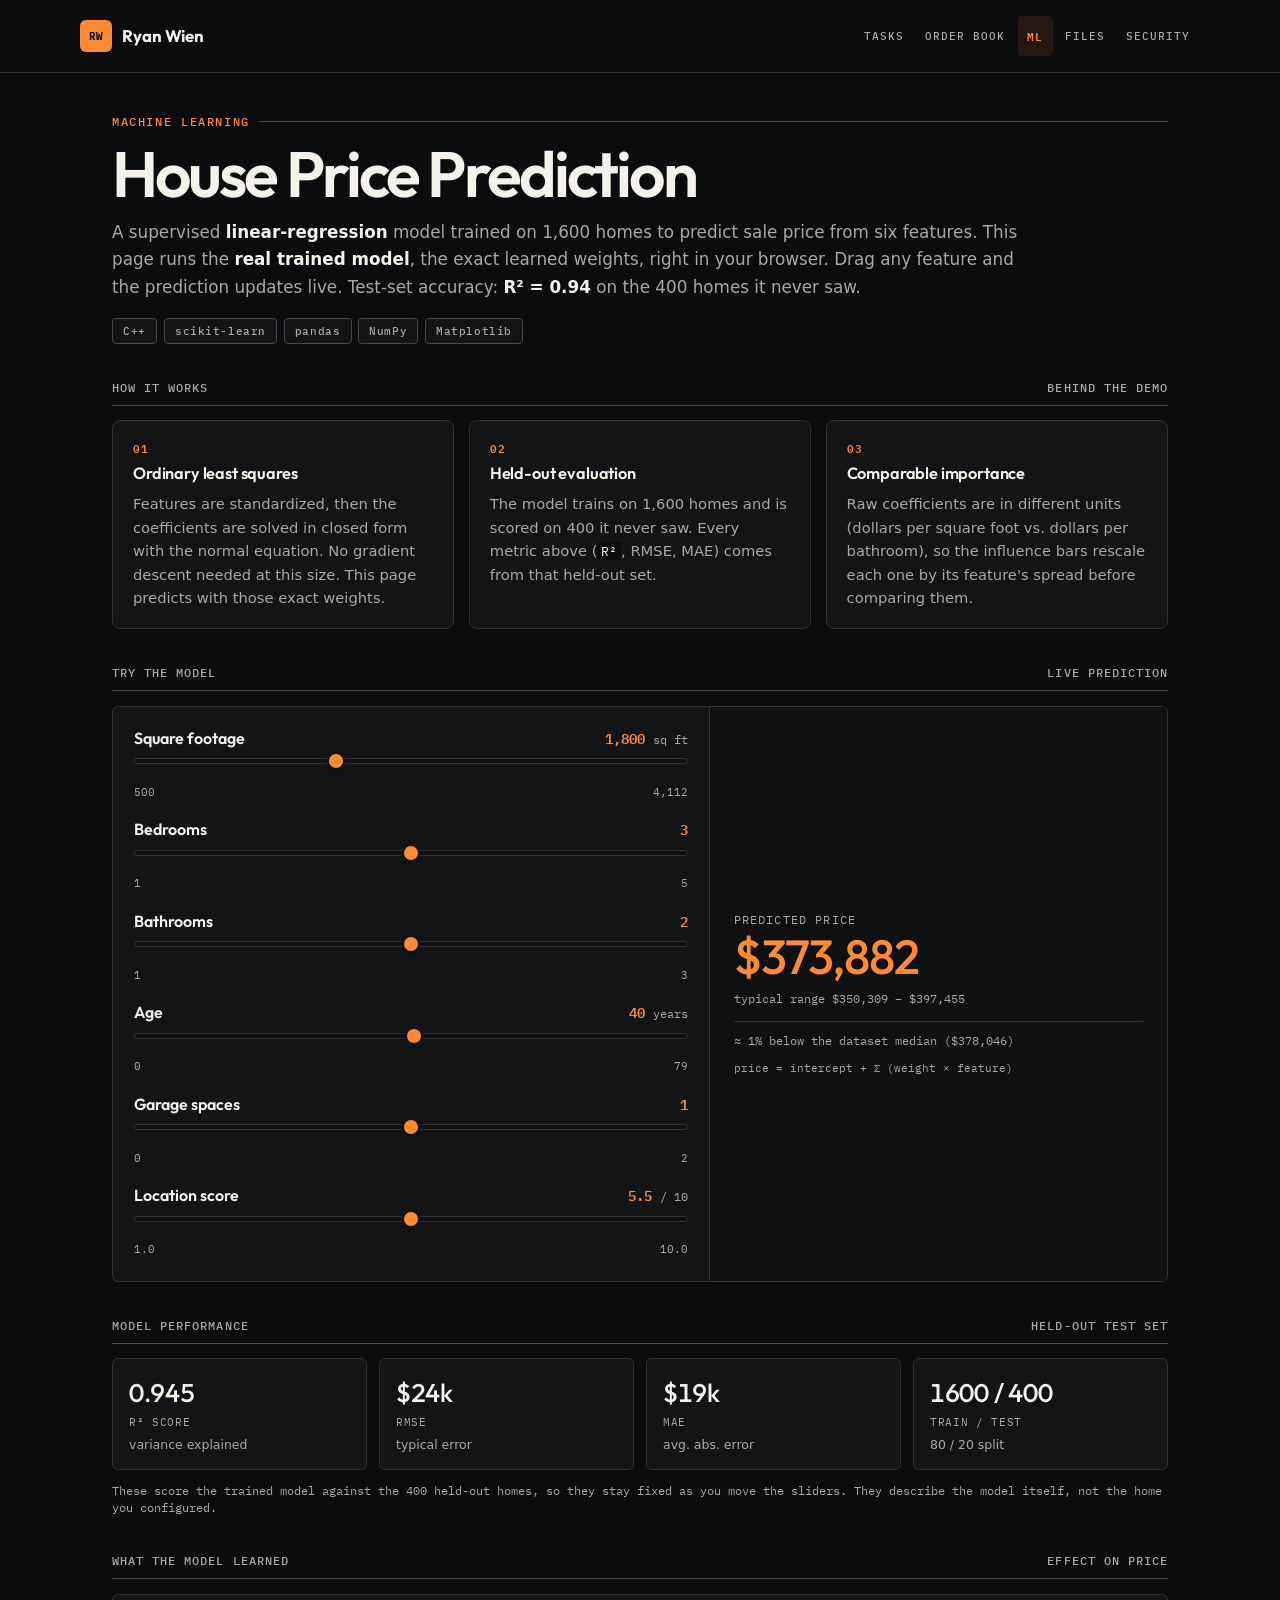
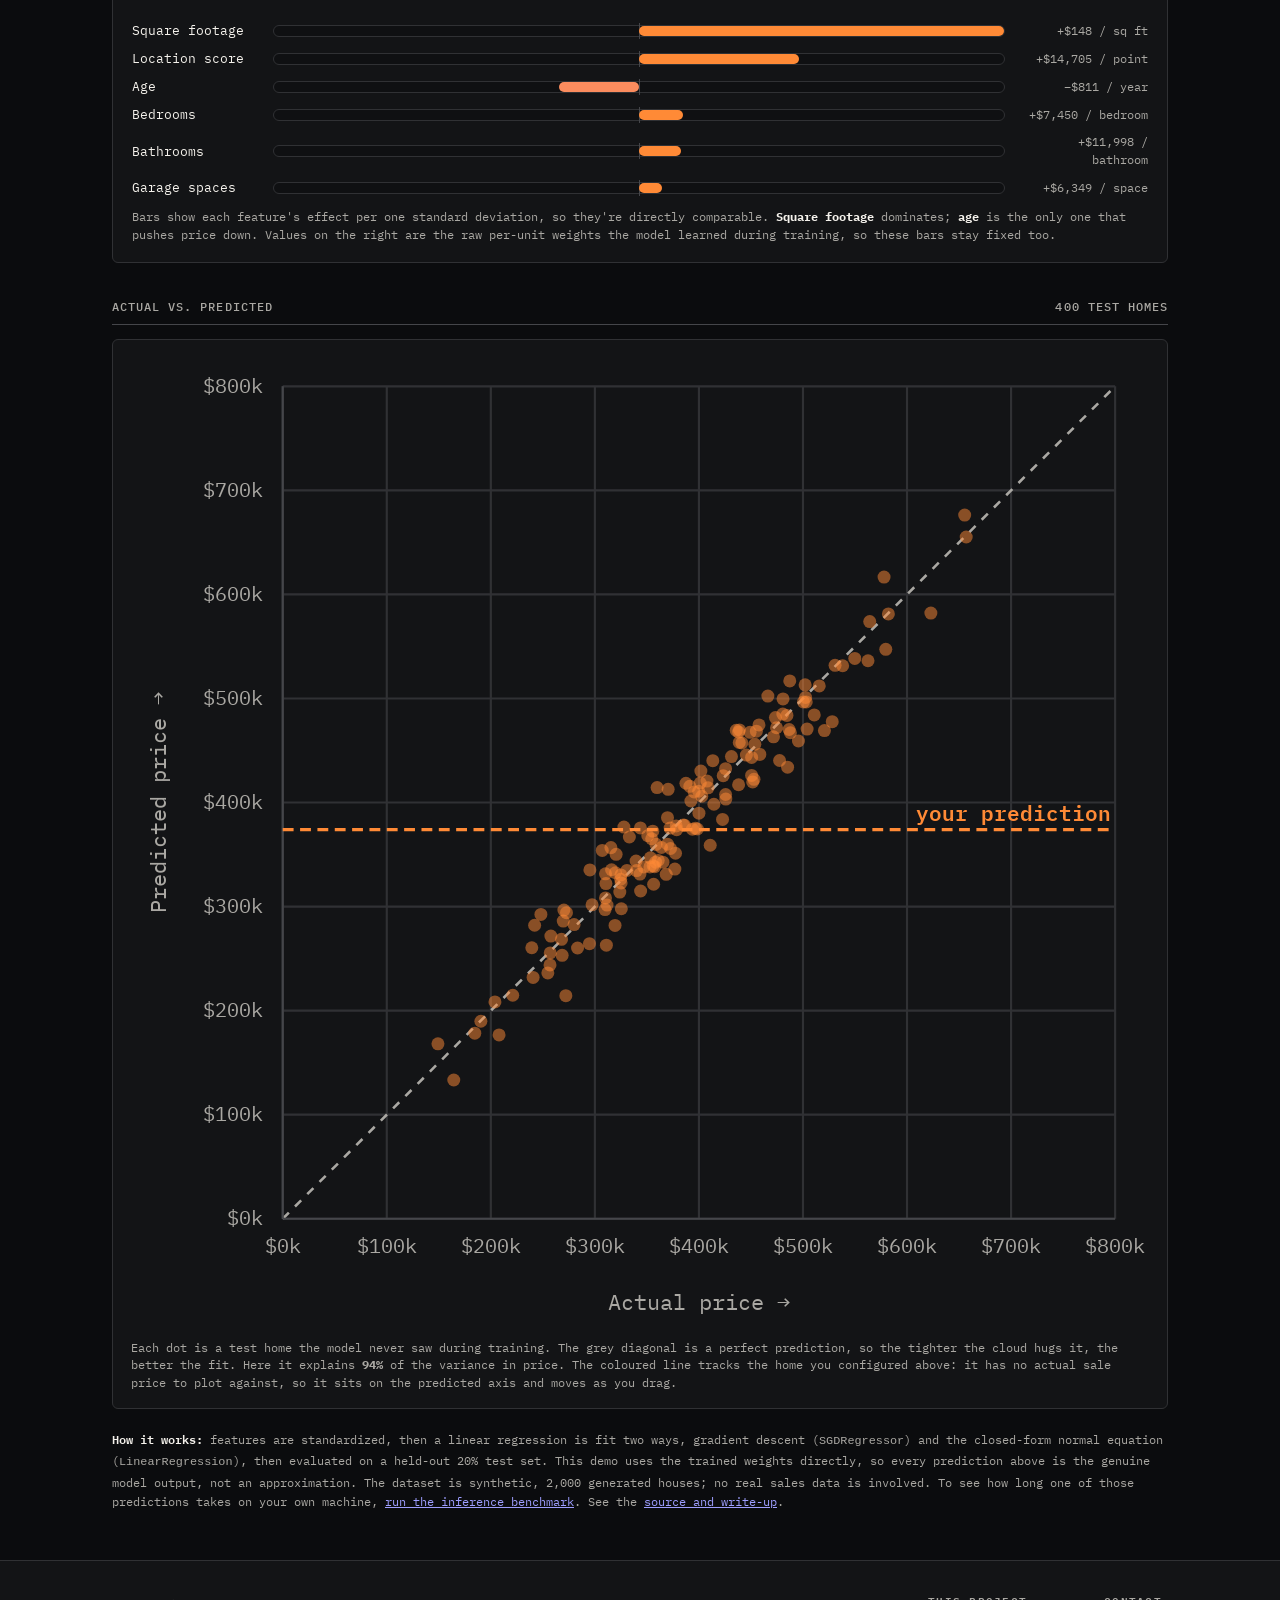
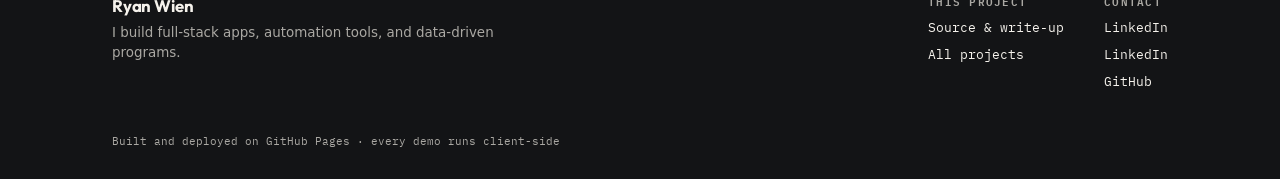
<file: ml-housing/demo.html>
<!DOCTYPE html>
<html lang="en">
<head>
<meta charset="UTF-8" />
<meta name="viewport" content="width=device-width, initial-scale=1.0" />
<title>House Price Prediction · Live Demo</title>
<link rel="icon" href="../assets/favicon-orange-v2.svg" type="image/svg+xml" />
<meta name="description" content="The real trained linear-regression model (R2 = 0.94) running in your browser. Drag any feature and the prediction updates live." />
<meta property="og:title" content="House Price Prediction · Ryan Wien" />
<meta property="og:description" content="The real trained linear-regression model (R2 = 0.94) running in your browser. Drag any feature and the prediction updates live." />
<meta property="og:type" content="website" />
<meta property="og:url" content="https://ryanwien.github.io/Portfolio2026/ml-housing/demo.html" />
<meta property="og:image" content="https://d2ol7oe51mr4n9.cloudfront.net/user_3G9lXC7gQ7mSVuYcxgNu8TqqiHk/e79b00b7-b7d2-419f-883a-424586673869.png" />
<meta property="og:image:width" content="1200" />
<meta property="og:image:height" content="630" />
<meta name="twitter:card" content="summary_large_image" />
<meta name="twitter:image" content="https://d2ol7oe51mr4n9.cloudfront.net/user_3G9lXC7gQ7mSVuYcxgNu8TqqiHk/e79b00b7-b7d2-419f-883a-424586673869.png" />
<link rel="preconnect" href="https://fonts.googleapis.com" />
<link rel="preconnect" href="https://fonts.gstatic.com" crossorigin />
<link rel="preconnect" href="https://cdn.jsdelivr.net" crossorigin />
<link href="https://fonts.googleapis.com/css2?family=Outfit:wght@400;500;600;700&family=IBM+Plex+Mono:wght@400;500;600&display=swap" rel="stylesheet" media="print" onload="this.media='all'" />
<noscript><link href="https://fonts.googleapis.com/css2?family=Outfit:wght@400;500;600;700&family=IBM+Plex+Mono:wght@400;500;600&display=swap" rel="stylesheet" /></noscript>
<link rel="stylesheet" href="../assets/site.css" />
<style>
  :root{
    --site-w:1120px;
    --bg:#0b0c0e; --surface:#131416; --sunken:#0f1012; --ink:#f5f2ec; --muted:#aaa8a3;
    --line:#303134; --line-strong:#45464a; --accent:#ff8a36; --accent-soft:rgba(255,138,54,.18); --accent-ink:#0b0c0e;
    --pos:#ff8a36; --neg:#FB8C5E;
    --mono:'IBM Plex Mono',ui-monospace,SFMono-Regular,Menlo,monospace;
    --display:'Outfit',system-ui,-apple-system,sans-serif;
    --body:system-ui,-apple-system,'Segoe UI',Roboto,sans-serif;
  }
  *{box-sizing:border-box;margin:0;padding:0}
  /* body stays unpainted so the site.css starfield shows through */
  body{font-family:var(--body); color:var(--ink); line-height:1.5;
    padding:0; -webkit-font-smoothing:antialiased}
  .wrap{max-width:var(--site-w); margin:0 auto;
    padding:clamp(1.5rem,4vw,2.75rem) var(--site-pad) 1rem}

  .eyebrow{font-family:var(--mono); font-size:.72rem; font-weight:500; letter-spacing:.14em;
    text-transform:uppercase; color:var(--muted); display:flex; gap:.6rem; align-items:center}
  .eyebrow::after{content:"";flex:1;height:1px;background:var(--line-strong)}
  .eyebrow a{color:var(--muted); text-decoration:none; border-bottom:1px solid transparent}
  .eyebrow a:hover{color:var(--ink); border-bottom-color:var(--accent)}
  h1{font-family:var(--display); font-weight:700; line-height:1.03;
    font-size:clamp(2rem,6vw,3rem); letter-spacing:-.02em; margin:.6rem 0 .4rem}
  .lead{font-size:clamp(.95rem,2.4vw,1.08rem); color:var(--muted); max-width:54em}
  .lead b{color:var(--ink); font-weight:600}

  .section-label{font-family:var(--mono); font-size:.72rem; font-weight:500; letter-spacing:.12em; text-transform:uppercase;
    color:var(--muted); margin:2.2rem 0 .9rem; padding-bottom:.55rem; border-bottom:1px solid var(--line-strong);
    display:flex; justify-content:space-between; align-items:baseline; gap:1rem}

  .panel{background:var(--surface); border:1px solid var(--line); border-radius:10px}

  /* predictor */
  .predict{display:grid; grid-template-columns:1.3fr 1fr; gap:0; overflow:hidden}
  .sliders{padding:1.2rem 1.3rem}
  .frow{margin:0 0 1.05rem}
  .frow:last-child{margin-bottom:.2rem}
  .frow-top{display:flex; justify-content:space-between; align-items:baseline; gap:1rem; margin-bottom:.4rem}
  .frow-name{font-family:var(--display); font-weight:600; font-size:1rem}
  .frow-val{font-family:var(--mono); font-size:.9rem; color:var(--accent); font-weight:600}
  .frow-val .u{color:var(--muted); font-weight:400; font-size:.82em}
  /* The element is 24px tall and transparent; the visible 6px track is drawn by
     ::-*-track. Height here is the touch/pointer target, not the visual: at the
     old 6px the slider was far under the ~24px minimum and was awkward to grab
     on a phone. touch-action keeps vertical page scrolling working over the
     slider while giving horizontal drags to the thumb, which otherwise get
     swallowed as a page scroll. */
  input[type=range]{-webkit-appearance:none; appearance:none; width:100%; height:24px;
    background:transparent; border:0; outline:none; cursor:pointer; margin:-9px 0;
    touch-action:pan-y}
  input[type=range]::-webkit-slider-runnable-track{height:6px; border-radius:6px;
    background:var(--sunken); border:1px solid var(--line)}
  input[type=range]::-moz-range-track{height:6px; border-radius:6px;
    background:var(--sunken); border:1px solid var(--line)}
  input[type=range]::-webkit-slider-thumb{-webkit-appearance:none; appearance:none; width:18px; height:18px; border-radius:50%;
    background:var(--accent); border:2px solid var(--surface); box-shadow:0 1px 3px rgba(0,0,0,.25); cursor:pointer;
    /* Centre a 22px thumb (18 + 2px border each side) on the 8px track box. */
    margin-top:-7px}
  input[type=range]::-moz-range-thumb{width:16px; height:16px; border:2px solid var(--surface); border-radius:50%; background:var(--accent); cursor:pointer}
  input[type=range]:focus-visible{outline:2px solid var(--accent); outline-offset:3px}
  .frow-scale{display:flex; justify-content:space-between; font-family:var(--mono); font-size:.66rem; color:var(--muted); margin-top:.28rem}

  .result{background:var(--accent); color:var(--accent-ink); padding:1.4rem 1.3rem; display:flex; flex-direction:column; justify-content:center; gap:.15rem}
  .result .rlabel{font-family:var(--mono); font-size:.72rem; letter-spacing:.1em; text-transform:uppercase; opacity:.85}
  .result .price{font-family:var(--display); font-weight:700; font-size:clamp(2.1rem,6vw,3rem); letter-spacing:-.02em; line-height:1.05}
  .result .range{font-family:var(--mono); font-size:.78rem; opacity:.9; margin-top:.35rem}
  .result .vs{font-family:var(--mono); font-size:.74rem; opacity:.9; margin-top:.7rem; border-top:1px solid rgba(255,255,255,.25); padding-top:.6rem}
  /* opacity .8 over the accent panel lands at 4.39:1, just under the minimum */
  .result .eqn{font-family:var(--mono); font-size:.68rem; opacity:.9; margin-top:.5rem; line-height:1.5; word-break:break-word}

  /* metric tiles */
  .metrics{display:grid; grid-template-columns:repeat(4,1fr); gap:.75rem}
  .tile{background:var(--surface); border:1px solid var(--line); border-radius:8px; padding:.9rem 1rem}
  .tile .m{font-family:var(--display); font-weight:700; font-size:1.6rem; letter-spacing:-.01em}
  .tile .k{font-family:var(--mono); font-size:.68rem; letter-spacing:.06em; text-transform:uppercase; color:var(--muted); margin-top:.15rem}
  .tile .d{font-size:.78rem; color:var(--muted); margin-top:.35rem}

  /* influence bars */
  .infl{background:var(--surface); border:1px solid var(--line); border-radius:10px; padding:1.1rem 1.2rem}
  .brow{display:grid; grid-template-columns:130px 1fr 132px; gap:.7rem; align-items:center; margin:.55rem 0}
  .brow .bname{font-family:var(--mono); font-size:.8rem}
  .btrack{position:relative; height:12px; background:var(--sunken); border:1px solid var(--line); border-radius:6px}
  .btrack .center{position:absolute; left:50%; top:-3px; bottom:-3px; width:1px; background:var(--line-strong)}
  .bfill{position:absolute; top:0; bottom:0; border-radius:6px}
  .bfill.pos{background:var(--pos); left:50%}
  .bfill.neg{background:var(--neg); right:50%}
  .bval{font-family:var(--mono); font-size:.75rem; color:var(--muted); text-align:right}
  .infl-note{font-family:var(--mono); font-size:.72rem; color:var(--muted); margin-top:.7rem; line-height:1.55}

  /* scatter */
  .scatter-wrap{background:var(--surface); border:1px solid var(--line); border-radius:10px; padding:1rem 1.1rem}
  .scatter-wrap svg{display:block; width:100%; height:auto}
  /* The plot is built by JS after load. Reserve its aspect ratio up front so
     the page doesn't shift when it lands (was 0.1 cumulative layout shift). */
  #scatter{aspect-ratio:470 / 448}
  .sc-axis{stroke:var(--line-strong); stroke-width:1}
  .sc-grid{stroke:var(--line); stroke-width:1}
  .sc-diag{stroke:var(--muted); stroke-width:1.2; stroke-dasharray:4 4}
  .sc-pt{fill:var(--accent); fill-opacity:.5}
  .sc-tick{font-family:var(--mono); font-size:9px; fill:var(--muted)}
  .sc-title{font-family:var(--mono); font-size:10px; fill:var(--muted)}
  .sc-you{stroke:var(--accent); stroke-width:1.5; stroke-dasharray:5 3}
  .sc-you-label{font-family:var(--mono); font-size:9.5px; font-weight:600; fill:var(--accent)}
  .caption{font-family:var(--mono); font-size:.72rem; color:var(--muted); margin-top:.7rem; line-height:1.55}

  .note{font-family:var(--mono); font-size:.74rem; color:var(--muted); margin-top:1.3rem; line-height:1.65}
  .note b{color:var(--ink); font-weight:600}
  /* visually hidden but still read by screen readers (the live prediction announcer) */
  .sr-only{position:absolute; width:1px; height:1px; margin:-1px; overflow:hidden;
    clip:rect(0 0 0 0); clip-path:inset(50%); white-space:nowrap; border:0}
  a:focus-visible{outline:2px solid var(--accent); outline-offset:2px; border-radius:3px}

  @media (max-width:640px){
    .predict{grid-template-columns:1fr}
    .metrics{grid-template-columns:repeat(2,1fr)}
    .brow{grid-template-columns:96px 1fr 96px; gap:.5rem}
  }
  @media (prefers-reduced-motion:reduce){*{transition:none!important}}
</style>
<style id="portfolio-theme">
/* Ryan Wien portfolio theme: charcoal, warm paper, and orange wayfinding. */
:root {
  color-scheme:dark;
  --site-bg:var(--bg); --site-surface:var(--surface); --site-ink:var(--ink);
  --site-muted:var(--muted); --site-line:var(--line); --site-line-strong:var(--line-strong);
  --site-accent:var(--accent); --site-accent-ink:var(--accent-ink);
  --site-nebula:var(--accent); --site-grad:linear-gradient(var(--accent),var(--accent));
  --site-display:var(--display); --site-mono:var(--mono); --site-body:var(--body);
  --site-pad:clamp(1rem,3vw,2rem);
}
html,body { background:var(--bg); }
body::before,body::after { content:none; }
::selection { background:var(--accent); color:var(--accent-ink); }
.site-nav { padding:.75rem var(--site-pad); background:var(--bg); border-bottom:1px solid var(--line); }
.site-nav::after { content:none; }
.site-nav-inner { padding:.25rem 0; border:0; border-radius:0; background:var(--bg); box-shadow:none; backdrop-filter:none; }
.site-brand { font-size:1.05rem; gap:.65rem; }
.site-brand .site-mark { width:32px; height:32px; border-radius:6px; font-size:.68rem; }
.site-brand:hover .site-mark { transform:none; }
.site-link { min-height:40px; display:flex; align-items:center; border-radius:4px; }
.site-link[aria-current="page"] { background:color-mix(in srgb,var(--accent) 10%,transparent); }
.wrap,.container { width:100%; padding-top:2.5rem; padding-bottom:3rem; }
h1 { font-weight:600; font-size:clamp(2.5rem,5vw,4rem); letter-spacing:-.045em; margin:.65rem 0 .75rem; }
.eyebrow { color:var(--accent); }
.lead { font-size:1.05rem; line-height:1.65; }
.site-chip { border-radius:4px; }
.site-card { background:var(--surface); border:1px solid var(--line); border-radius:8px; box-shadow:none; }
.site-card::after { content:none; }
.site-card:hover { transform:none; border-color:var(--line-strong); }
.site-card p { font-size:.92rem; }
.section-label { letter-spacing:.09em; }
.stat-card,.tile { background:var(--surface); border-radius:6px; border-color:var(--line); }
.stat-number,.tile .m { font-weight:500; font-variant-numeric:tabular-nums; }
.task-form { border-radius:8px; }
.task-form input[type="text"],.task-form select { font-size:1rem; min-height:44px; }
.task-form button,.chipbtn,.filter-btn { min-height:44px; }
.filter-btn { border-radius:5px; }
.task-item { border-radius:6px; }
.task-title { font-size:1.05rem; }
.task-title,.task-desc { overflow-wrap:anywhere; }
.task-check { width:20px; height:20px; }
.delete-btn { min-width:36px; min-height:36px; border-radius:4px; }
.delete-btn:hover { background:var(--line); }
.stream { border-radius:6px; top:6.5rem; }
.tune { border-radius:6px; }
.alert { border-radius:5px; }
.alert-title { font-size:1rem; }
.source { border-radius:8px; }
.site-footer { background:var(--surface); border-top:1px solid var(--line); }
.site-footer-name { font-family:var(--display); }
.site-footer-note { color:var(--muted); }
@media(max-width:640px) {
 .site-nav-inner { flex-wrap:wrap; gap:.35rem; }
 .site-links { width:100%; margin-left:0; }
 .site-link { flex:none; padding-inline:.7rem; }
 .wrap,.container { padding-top:1.75rem; }
 .section-label { gap:.5rem; flex-wrap:wrap; }
 .task-item { gap:.55rem; padding:.8rem .7rem; }
 .task-check { width:24px; height:24px; }
 .delete-btn { min-width:40px; min-height:40px; }
}

.panel,.term,.predict,.infl,.scatter-wrap { border-radius:6px; }
.btn { min-height:44px; }
.btn-pick { background:var(--surface);color:var(--ink);border-color:var(--line-strong); }
.btn-pick:hover { border-color:var(--accent); }
.toggle { min-height:44px; }
.switch { background:var(--muted); }
.term-body { font-size:.8rem; }
.result { background:var(--sunken);color:var(--ink);border-left:1px solid var(--line);padding:1.5rem; }
.result .price { color:var(--accent);font-weight:500; }
.result .rlabel,.result .range,.result .vs,.result .eqn { opacity:1;color:var(--muted); }
.result .vs { border-color:var(--line); }
@media(max-width:640px) { .result { border-left:0;border-top:1px solid var(--line); } }
</style>
</head>
<body>
<nav class="site-nav" aria-label="Site">
  <div class="site-nav-inner">
    <a class="site-brand" href="https://ryan-wien.higgsfield.app"><span class="site-mark">RW</span><span>Ryan Wien</span></a>
    <div class="site-links">
      <a class="site-link" href="../task-tracker/demo.html">Tasks</a>
      <a class="site-link" href="../matching-engine/orderbook_terminal.html">Order Book</a>
      <a class="site-link" href="../ml-housing/demo.html" aria-current="page">ML</a>
      <a class="site-link" href="../file-organizer/demo.html">Files</a>
      <a class="site-link" href="../security-log-analyzer/demo.html">Security</a>
    </div>
  </div>
</nav>

<main class="wrap">
  <div class="eyebrow">Machine learning</div>
  <h1>House Price Prediction</h1>
  <p class="lead">A supervised <b>linear-regression</b> model trained on 1,600 homes to predict sale price from six features. This page runs the <b>real trained model</b>, the exact learned weights, right in your browser. Drag any feature and the prediction updates live. Test-set accuracy: <b>R² = 0.94</b> on the 400 homes it never saw.</p>
  <div class="site-chips">
    <span class="site-chip">C++</span>
    <span class="site-chip">scikit-learn</span>
    <span class="site-chip">pandas</span>
    <span class="site-chip">NumPy</span>
    <span class="site-chip">Matplotlib</span>
  </div>

  <h2 class="section-label"><span>How it works</span><span aria-hidden="true">Behind the demo</span></h2>
  <div class="site-how">
    <div class="site-card">
      <div class="site-card-n">01</div>
      <h3>Ordinary least squares</h3>
      <p>Features are standardized, then the coefficients are solved in closed form with the normal equation. No gradient descent needed at this size. This page predicts with those exact weights.</p>
    </div>
    <div class="site-card">
      <div class="site-card-n">02</div>
      <h3>Held-out evaluation</h3>
      <p>The model trains on 1,600 homes and is scored on 400 it never saw. Every metric above (<code>R²</code>, RMSE, MAE) comes from that held-out set.</p>
    </div>
    <div class="site-card">
      <div class="site-card-n">03</div>
      <h3>Comparable importance</h3>
      <p>Raw coefficients are in different units (dollars per square foot vs. dollars per bathroom), so the influence bars rescale each one by its feature's spread before comparing them.</p>
    </div>
  </div>

  <h2 class="section-label"><span>Try the model</span><span aria-hidden="true">Live prediction</span></h2>
  <div class="panel predict">
    <div class="sliders" id="sliders"></div>
    <div class="result">
      <span class="rlabel">Predicted price</span>
      <span class="price" id="price">$0</span>
      <span class="range" id="range"></span>
      <span class="vs" id="vs"></span>
      <span class="eqn">price = intercept + Σ (weight × feature)</span>
      <span class="sr-only" id="announce" role="status"></span>
    </div>
  </div>

  <h2 class="section-label"><span>Model performance</span><span aria-hidden="true">held-out test set</span></h2>
  <div class="metrics">
    <div class="tile"><div class="m" id="mR2">—</div><div class="k">R² score</div><div class="d">variance explained</div></div>
    <div class="tile"><div class="m" id="mRMSE">—</div><div class="k">RMSE</div><div class="d">typical error</div></div>
    <div class="tile"><div class="m" id="mMAE">—</div><div class="k">MAE</div><div class="d">avg. abs. error</div></div>
    <div class="tile"><div class="m" id="mSplit">—</div><div class="k">Train / Test</div><div class="d">80 / 20 split</div></div>
  </div>
  <p class="caption">These score the trained model against the 400 held-out homes, so they stay fixed as you move the sliders. They describe the model itself, not the home you configured.</p>

  <h2 class="section-label"><span>What the model learned</span><span aria-hidden="true">effect on price</span></h2>
  <div class="infl" id="infl"></div>

  <h2 class="section-label"><span>Actual vs. predicted</span><span aria-hidden="true">400 test homes</span></h2>
  <div class="scatter-wrap">
    <div id="scatter"></div>
    <p class="caption">Each dot is a test home the model never saw during training. The grey diagonal is a perfect prediction, so the tighter the cloud hugs it, the better the fit. Here it explains <b>94%</b> of the variance in price. The coloured line tracks the home you configured above: it has no actual sale price to plot against, so it sits on the predicted axis and moves as you drag.</p>
  </div>

  <p class="note"><b>How it works:</b> features are standardized, then a linear regression is fit two ways, gradient descent (<code>SGDRegressor</code>) and the closed-form normal equation (<code>LinearRegression</code>), then evaluated on a held-out 20% test set. This demo uses the trained weights directly, so every prediction above is the genuine model output, not an approximation. The dataset is synthetic, 2,000 generated houses; no real sales data is involved. To see how long one of those predictions takes on your own machine, <a href="bench.html">run the inference benchmark</a>. See the <a href="https://github.com/ryanwien/Portfolio2026/tree/main/ml-housing">source and write-up</a>.</p>

</main>

<footer class="site-footer">
  <div class="site-footer-inner">
    <div class="site-footer-brand">
      <div class="site-footer-name">Ryan Wien</div>
      <p class="site-footer-tag">I build full-stack apps, automation tools, and data-driven programs.</p>
    </div>
    <div class="site-footer-col">
      <div class="site-footer-h">This project</div>
      <a href="https://github.com/ryanwien/Portfolio2026/tree/main/ml-housing">Source &amp; write-up</a>
      <a href="https://ryan-wien.higgsfield.app">All projects</a>
    </div>
    <div class="site-footer-col">
      <div class="site-footer-h">Contact</div>
      <a href="https://www.linkedin.com/in/ryan-wien" target="_blank" rel="noopener">LinkedIn</a>
      <a href="https://www.linkedin.com/in/ryan-wien">LinkedIn</a>
      <a href="https://github.com/ryanwien/Portfolio2026">GitHub</a>
    </div>
  </div>
  <div class="site-footer-note">Built and deployed on GitHub Pages · every demo runs client-side</div>
</footer>

<script>
(function(){
  var M = {"features":["sqft","bedrooms","bathrooms","age","garage","location_score"],"intercept":6516.3289,"coef":{"sqft":147.9107,"bedrooms":7449.5246,"bathrooms":11998.2683,"age":-811.0954,"garage":6348.7842,"location_score":14704.7599},"importance":{"sqft":86194,"bedrooms":10583,"bathrooms":9766,"age":-18901,"garage":5264,"location_score":37967},"correlations":{"sqft":0.859,"bedrooms":0.092,"bathrooms":0.103,"age":-0.16,"garage":0.079,"location_score":0.356},"featStats":{"sqft":{"min":500.0,"max":4112.0,"mean":1829.9,"median":1826.5,"std":585.66},"bedrooms":{"min":1.0,"max":5.0,"mean":3.0,"median":3.0,"std":1.42},"bathrooms":{"min":1.0,"max":3.0,"mean":2.0,"median":2.0,"std":0.81},"age":{"min":0.0,"max":79.0,"mean":39.8,"median":39.0,"std":23.33},"garage":{"min":0.0,"max":2.0,"mean":1.0,"median":1.0,"std":0.83},"location_score":{"min":1.0,"max":10.0,"mean":5.5,"median":5.5,"std":2.58}},"priceStats":{"min":64630,"max":736121,"mean":379011,"median":378046},"metrics":{"test":{"r2":0.944734826494828,"rmse":23572.802924667056,"mae":19091.705064696762,"n":400},"train":{"r2":0.9356076515976955,"rmse":25217.531399545467,"mae":20288.584681676206,"n":1600},"all":{"r2":0.937524912514959,"rmse":24897.27935848991,"mae":20049.208758280314,"n":2000}},"nTotal":2000,"scatter":[{"actual":400069,"predicted":389751},{"actual":564269,"predicted":574025},{"actual":325139,"predicted":322635},{"actual":515724,"predicted":512180},{"actual":310987,"predicted":262936},{"actual":330846,"predicted":334819},{"actual":391256,"predicted":415569},{"actual":310272,"predicted":308336},{"actual":480690,"predicted":484909},{"actual":356105,"predicted":339206},{"actual":325346,"predicted":297858},{"actual":315962,"predicted":335467},{"actual":401948,"predicted":430261},{"actual":310210,"predicted":331458},{"actual":422684,"predicted":383653},{"actual":396702,"predicted":375232},{"actual":487855,"predicted":466986},{"actual":376794,"predicted":336131},{"actual":450578,"predicted":443355},{"actual":358722,"predicted":359792},{"actual":549868,"predicted":538531},{"actual":359795,"predicted":414385},{"actual":369738,"predicted":385313},{"actual":538111,"predicted":531401},{"actual":393686,"predicted":374396},{"actual":455220,"predicted":468558},{"actual":204026,"predicted":208384},{"actual":343905,"predicted":315024},{"actual":656890,"predicted":655211},{"actual":458462,"predicted":446225},{"actual":242038,"predicted":282176},{"actual":352833,"predicted":338226},{"actual":365455,"predicted":342620},{"actual":378130,"predicted":377539},{"actual":577974,"predicted":616580},{"actual":387507,"predicted":418620},{"actual":425928,"predicted":403435},{"actual":466148,"predicted":502264},{"actual":315511,"predicted":356578},{"actual":449224,"predicted":467529},{"actual":431156,"predicted":444235},{"actual":164473,"predicted":133315},{"actual":451711,"predicted":419878},{"actual":184567,"predicted":178286},{"actual":346993,"predicted":338134},{"actual":485248,"predicted":434010},{"actual":530913,"predicted":531784},{"actual":364005,"predicted":356974},{"actual":372190,"predicted":375393},{"actual":438833,"predicted":457776},{"actual":270286,"predicted":296598},{"actual":257121,"predicted":255346},{"actual":307163,"predicted":354009},{"actual":480779,"predicted":499664},{"actual":340030,"predicted":334661},{"actual":369757,"predicted":359933},{"actual":579643,"predicted":547220},{"actual":413413,"predicted":440260},{"actual":500463,"predicted":496647},{"actual":325102,"predicted":330517},{"actual":520617,"predicted":469201},{"actual":562420,"predicted":536339},{"actual":453732,"predicted":455963},{"actual":528106,"predicted":477685},{"actual":484564,"predicted":483673},{"actual":309867,"predicted":297036},{"actual":354622,"predicted":365284},{"actual":353304,"predicted":346967},{"actual":402615,"predicted":406096},{"actual":297371,"predicted":301573},{"actual":487331,"predicted":516871},{"actual":486763,"predicted":470292},{"actual":441320,"predicted":457393},{"actual":339517,"predicted":343663},{"actual":435826,"predicted":469370},{"actual":372661,"predicted":355932},{"actual":399892,"predicted":410762},{"actual":320345,"predicted":350307},{"actual":149190,"predicted":168110},{"actual":268444,"predicted":253131},{"actual":452998,"predicted":422340},{"actual":357587,"predicted":338275},{"actual":207957,"predicted":176705},{"actual":495649,"predicted":459219},{"actual":457712,"predicted":474558},{"actual":190356,"predicted":189871},{"actual":370335,"predicted":412760},{"actual":327940,"predicted":376446},{"actual":343656,"predicted":375666},{"actual":324015,"predicted":313991},{"actual":622944,"predicted":582102},{"actual":356499,"predicted":321391},{"actual":407651,"predicted":420700},{"actual":295260,"predicted":335212},{"actual":324713,"predicted":326192},{"actual":283352,"predicted":260118},{"actual":410739,"predicted":359053},{"actual":280057,"predicted":282804},{"actual":425626,"predicted":407648},{"actual":221054,"predicted":214865},{"actual":267946,"predicted":268533},{"actual":503188,"predicted":496742},{"actual":439021,"predicted":469723},{"actual":395450,"predicted":410223},{"actual":655433,"predicted":676190},{"actual":504009,"predicted":470603},{"actual":333048,"predicted":366821},{"actual":450623,"predicted":426062},{"actual":425598,"predicted":432560},{"actual":474569,"predicted":471963},{"actual":385083,"predicted":378434},{"actual":377402,"predicted":351291},{"actual":510879,"predicted":484184},{"actual":240592,"predicted":231772},{"actual":350920,"predicted":368163},{"actual":398542,"predicted":374480},{"actual":386346,"predicted":378076},{"actual":256880,"predicted":243930},{"actual":272707,"predicted":294244},{"actual":319717,"predicted":332478},{"actual":269608,"predicted":285948},{"actual":248033,"predicted":292480},{"actual":582159,"predicted":581160},{"actual":414354,"predicted":398390},{"actual":239449,"predicted":260316},{"actual":401174,"predicted":418655},{"actual":502540,"predicted":501129},{"actual":271998,"predicted":214457},{"actual":477586,"predicted":440515},{"actual":319443,"predicted":281896},{"actual":343403,"predicted":331222},{"actual":445587,"predicted":445551},{"actual":358266,"predicted":342632},{"actual":473503,"predicted":481713},{"actual":368538,"predicted":330973},{"actual":360766,"predicted":344396},{"actual":423332,"predicted":425740},{"actual":408774,"predicted":414228},{"actual":502003,"predicted":513154},{"actual":438076,"predicted":417076},{"actual":438220,"predicted":467807},{"actual":355630,"predicted":372544},{"actual":310536,"predicted":322115},{"actual":311669,"predicted":301463},{"actual":471669,"predicted":463153},{"actual":257719,"predicted":271753},{"actual":254753,"predicted":236300},{"actual":378609,"predicted":373928},{"actual":294745,"predicted":264397},{"actual":392315,"predicted":401412}]};

  var META = {
    sqft:          { label:"Square footage", unit:"sq ft",   step:10,  def:1800, fmt:function(v){return Math.round(v).toLocaleString();} },
    bedrooms:      { label:"Bedrooms",       unit:"",         step:1,   def:3,    fmt:function(v){return v;} },
    bathrooms:     { label:"Bathrooms",      unit:"",         step:1,   def:2,    fmt:function(v){return v;} },
    age:           { label:"Age",            unit:"years",    step:1,   def:40,   fmt:function(v){return v;} },
    garage:        { label:"Garage spaces",  unit:"",         step:1,   def:1,    fmt:function(v){return v;} },
    location_score:{ label:"Location score", unit:"/ 10",     step:0.1, def:5.5,  fmt:function(v){return (+v).toFixed(1);} }
  };

  function usd(n){ return "$" + Math.round(n).toLocaleString("en-US"); }
  function usdK(n){ return "$" + Math.round(n/1000) + "k"; }

  var state = {};
  var touched = false;
  var scatterScale = null;   // set by buildScatter, used to place the prediction line
  var announceTimer = null;  // debounces the screen-reader announcement in update()
  M.features.forEach(function(f){ state[f] = META[f].def; });

  function predict(){
    var p = M.intercept;
    M.features.forEach(function(f){ p += M.coef[f] * state[f]; });
    return p;
  }

  function buildSliders(){
    var host = document.getElementById("sliders");
    host.innerHTML = M.features.map(function(f){
      var s = M.featStats[f], m = META[f];
      return '<div class="frow">'+
        '<div class="frow-top"><span class="frow-name">'+m.label+'</span>'+
        '<span class="frow-val"><span id="v_'+f+'"></span> <span class="u">'+m.unit+'</span></span></div>'+
        '<input type="range" id="s_'+f+'" min="'+s.min+'" max="'+s.max+'" step="'+m.step+'" value="'+state[f]+'" '+
        'autocomplete="off" aria-label="'+m.label+'" />'+
        '<div class="frow-scale"><span>'+m.fmt(s.min)+'</span><span>'+m.fmt(s.max)+'</span></div>'+
        '</div>';
    }).join("");
    M.features.forEach(function(f){
      var input = document.getElementById("s_"+f);
      input.value = state[f];
      input.addEventListener("input", function(){ touched = true; state[f] = parseFloat(input.value); update(); });
    });
  }

  function update(){
    M.features.forEach(function(f){ document.getElementById("v_"+f).textContent = META[f].fmt(state[f]); });
    var p = predict();
    document.getElementById("price").textContent = usd(p);
    updateScatterMarker(p);
    var rmse = M.metrics.test.rmse;
    var range = "typical range " + usd(p - rmse) + " – " + usd(p + rmse);
    document.getElementById("range").textContent = range;
    var med = M.priceStats.median;
    var diff = p - med, pct = Math.round(Math.abs(diff)/med*100);
    var vs = diff >= 0
      ? "≈ " + pct + "% above the dataset median (" + usd(med) + ")"
      : "≈ " + pct + "% below the dataset median (" + usd(med) + ")";
    document.getElementById("vs").textContent = vs;
    // The visible price changes on every input event — far too chatty to be a
    // live region mid-drag. Instead a hidden status element gets one
    // announcement 400ms after the value settles. Skipped until the user has
    // actually moved a slider so the initial render stays silent.
    if(touched){
      clearTimeout(announceTimer);
      announceTimer = setTimeout(function(){
        document.getElementById("announce").textContent =
          "Predicted price " + usd(p) + ", " + range + ", " + vs;
      }, 400);
    }
  }

  function buildMetrics(){
    var t = M.metrics.test;
    document.getElementById("mR2").textContent = t.r2.toFixed(3);
    document.getElementById("mRMSE").textContent = usdK(t.rmse);
    document.getElementById("mMAE").textContent = usdK(t.mae);
    document.getElementById("mSplit").textContent = M.metrics.train.n + " / " + t.n;
  }

  function buildInfluence(){
    var maxAbs = 0;
    M.features.forEach(function(f){ maxAbs = Math.max(maxAbs, Math.abs(M.importance[f])); });
    var order = M.features.slice().sort(function(a,b){ return Math.abs(M.importance[b]) - Math.abs(M.importance[a]); });
    var host = document.getElementById("infl");
    host.innerHTML = order.map(function(f){
      var imp = M.importance[f], frac = Math.abs(imp)/maxAbs*50, pos = imp >= 0;
      var coef = M.coef[f];
      var per = (coef >= 0 ? "+" : "−") + "$" + Math.round(Math.abs(coef)).toLocaleString() + " / " +
        (f==="sqft" ? "sq ft" : f==="age" ? "year" : f==="location_score" ? "point" : f==="garage" ? "space" : f.replace(/s$/,""));
      return '<div class="brow">'+
        '<span class="bname">'+META[f].label+'</span>'+
        '<span class="btrack"><span class="center"></span>'+
        '<span class="bfill '+(pos?"pos":"neg")+'" style="width:'+frac.toFixed(1)+'%"></span></span>'+
        '<span class="bval">'+per+'</span></div>';
    }).join("");
    host.insertAdjacentHTML("beforeend",
      '<p class="infl-note">Bars show each feature\'s effect per one standard deviation, so they\'re directly comparable. '+
      '<b style="color:var(--ink)">Square footage</b> dominates; <b style="color:var(--ink)">age</b> is the only one that pushes price down. '+
      'Values on the right are the raw per-unit weights the model learned during training, so these bars stay fixed too.</p>');
  }

  function buildScatter(){
    var W = 470, H = 448, padL = 70, padB = 50, padR = 16, padT = 14;
    var pts = M.scatter;
    var lo = M.priceStats.min, hi = M.priceStats.max;
    // round bounds to nearest 100k for clean ticks
    lo = Math.floor(lo/100000)*100000; hi = Math.ceil(hi/100000)*100000;
    function x(v){ return padL + (v - lo)/(hi - lo) * (W - padL - padR); }
    function y(v){ return (H - padB) - (v - lo)/(hi - lo) * (H - padB - padT); }
    // Kept so update() can move the "your prediction" line as the sliders change.
    scatterScale = {y: y, xLo: x(lo), xHi: x(hi), lo: lo, hi: hi};
    var svg = '<svg viewBox="0 0 '+W+' '+H+'" role="img" aria-label="Scatter plot of actual versus predicted price">';
    // gridlines + ticks
    for(var t=lo; t<=hi; t+=100000){
      svg += '<line class="sc-grid" x1="'+x(t)+'" y1="'+y(lo)+'" x2="'+x(t)+'" y2="'+y(hi)+'"/>';
      svg += '<line class="sc-grid" x1="'+x(lo)+'" y1="'+y(t)+'" x2="'+x(hi)+'" y2="'+y(t)+'"/>';
      svg += '<text class="sc-tick" x="'+x(t)+'" y="'+(H-padB+16)+'" text-anchor="middle">'+usdK(t)+'</text>';
      svg += '<text class="sc-tick" x="'+(padL-9)+'" y="'+(y(t)+3)+'" text-anchor="end">'+usdK(t)+'</text>';
    }
    // perfect-prediction diagonal
    svg += '<line class="sc-diag" x1="'+x(lo)+'" y1="'+y(lo)+'" x2="'+x(hi)+'" y2="'+y(hi)+'"/>';
    // axes
    svg += '<line class="sc-axis" x1="'+x(lo)+'" y1="'+y(lo)+'" x2="'+x(hi)+'" y2="'+y(lo)+'"/>';
    svg += '<line class="sc-axis" x1="'+x(lo)+'" y1="'+y(lo)+'" x2="'+x(lo)+'" y2="'+y(hi)+'"/>';
    // points
    pts.forEach(function(p){ svg += '<circle class="sc-pt" cx="'+x(p.actual).toFixed(1)+'" cy="'+y(p.predicted).toFixed(1)+'" r="3"/>'; });
    // "Your prediction" marker. The configured home has a predicted price but no
    // actual one, so it can't be a dot in the cloud — it's a line on the
    // predicted axis. Where it crosses the diagonal is the actual price that
    // would make it a perfect prediction.
    svg += '<line class="sc-you" id="sc-you-line" x1="'+x(lo)+'" y1="'+y(lo)+'" x2="'+x(hi)+'" y2="'+y(lo)+'"/>';
    svg += '<text class="sc-you-label" id="sc-you-label" x="'+(x(hi)-2)+'" y="'+y(lo)+'" text-anchor="end">your prediction</text>';
    // axis titles
    svg += '<text class="sc-title" x="'+((x(lo)+x(hi))/2)+'" y="'+(H-8)+'" text-anchor="middle">Actual price →</text>';
    svg += '<text class="sc-title" transform="translate(16,'+((y(lo)+y(hi))/2)+') rotate(-90)" text-anchor="middle">Predicted price →</text>';
    svg += '</svg>';
    document.getElementById("scatter").innerHTML = svg;
  }

  // Slide the "your prediction" line to the current predicted price.
  function updateScatterMarker(p){
    if(!scatterScale) return;
    var line = document.getElementById("sc-you-line"),
        label = document.getElementById("sc-you-label");
    if(!line || !label) return;
    // Clamp to the plotted range so an extreme configuration parks the line at
    // the edge rather than drawing outside the axes.
    var clamped = Math.min(Math.max(p, scatterScale.lo), scatterScale.hi);
    var yy = scatterScale.y(clamped);
    line.setAttribute("y1", yy); line.setAttribute("y2", yy);
    // Flip the label below the line near the top edge so it can't be clipped.
    label.setAttribute("y", yy - 4 < 14 ? yy + 12 : yy - 4);
  }

  // Force sliders back to defaults, unless the user has already dragged one.
  // Defeats the browser's async range-value restoration after (re)load.
  function applyDefaults(){
    if(touched) return;
    M.features.forEach(function(f){ document.getElementById("s_"+f).value = state[f]; });
    update();
  }

  document.addEventListener("DOMContentLoaded", function(){
    buildSliders(); buildMetrics(); buildInfluence(); buildScatter(); applyDefaults();
    requestAnimationFrame(applyDefaults);
    setTimeout(applyDefaults, 60);   // catch late async range-value restoration
  });
  window.addEventListener("load", applyDefaults);
  window.addEventListener("pageshow", function(){ requestAnimationFrame(applyDefaults); });
})();
</script>
</body>
</html>
</file>
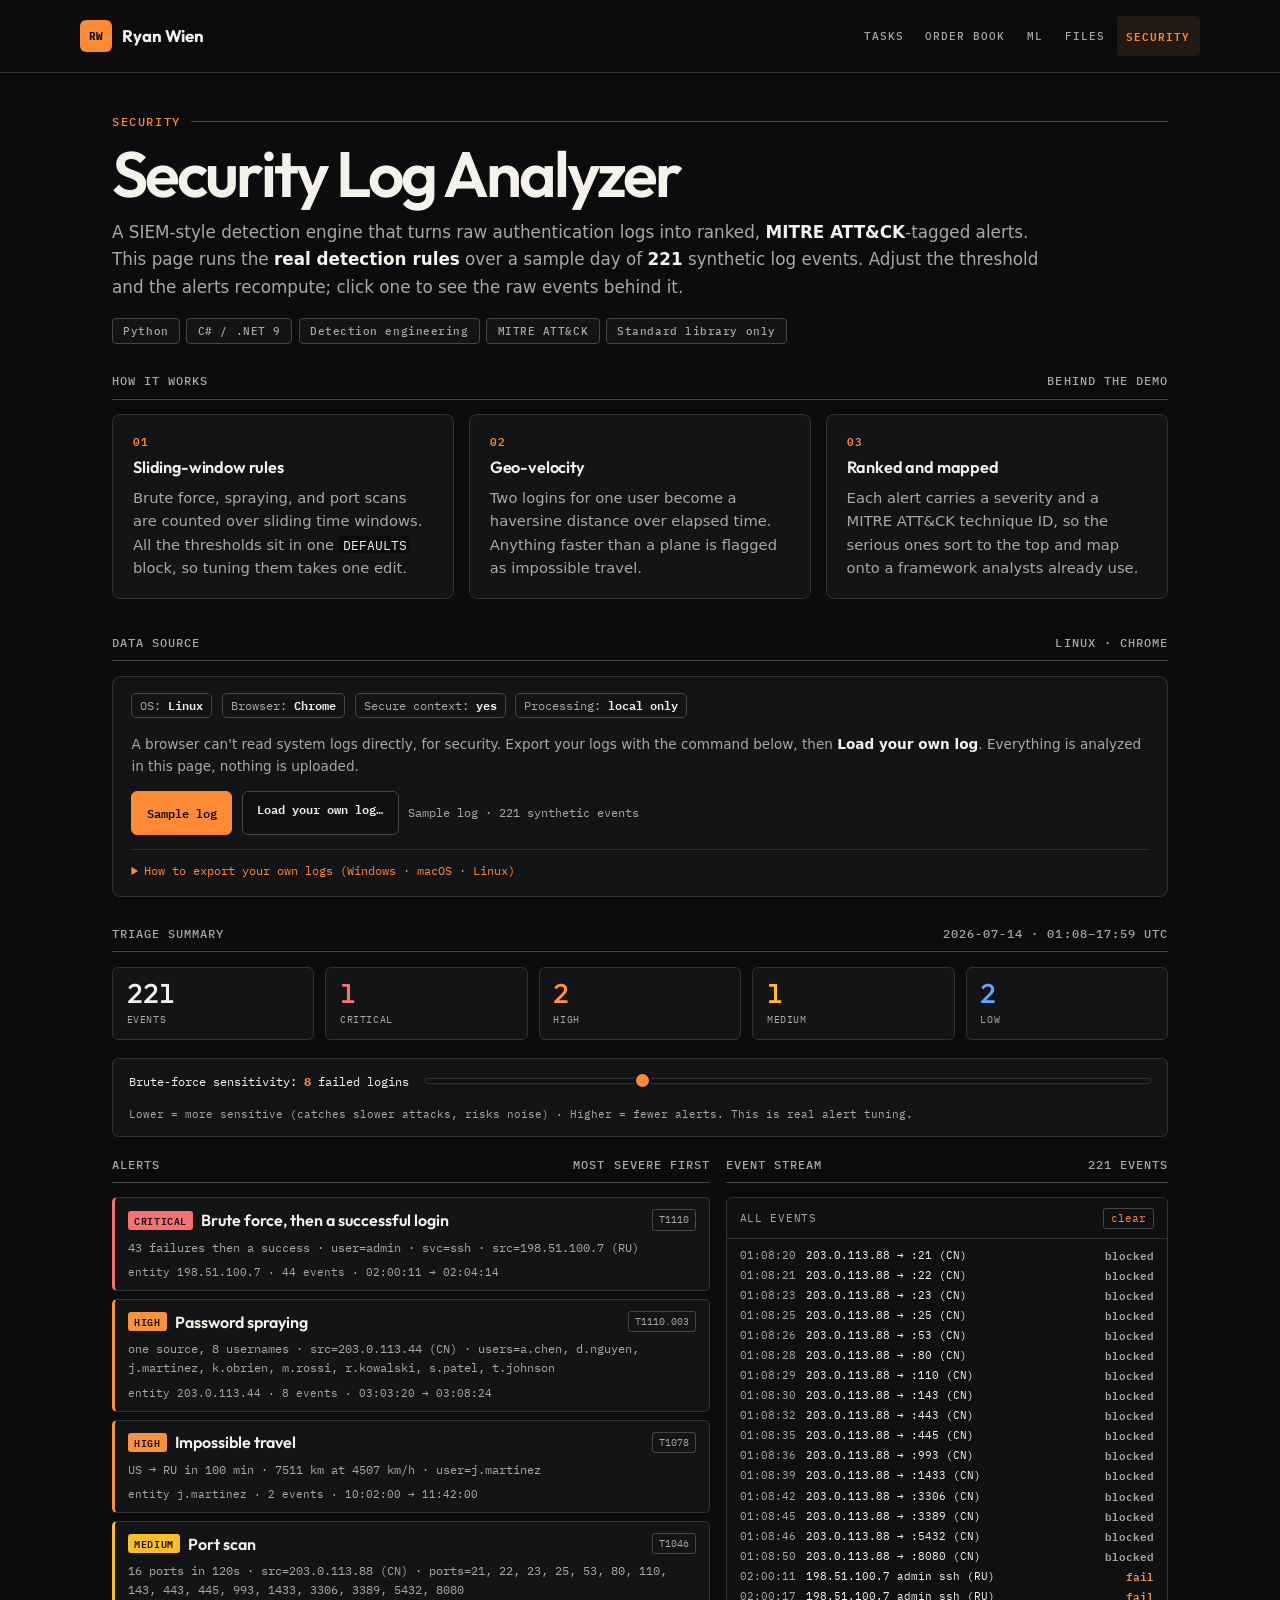
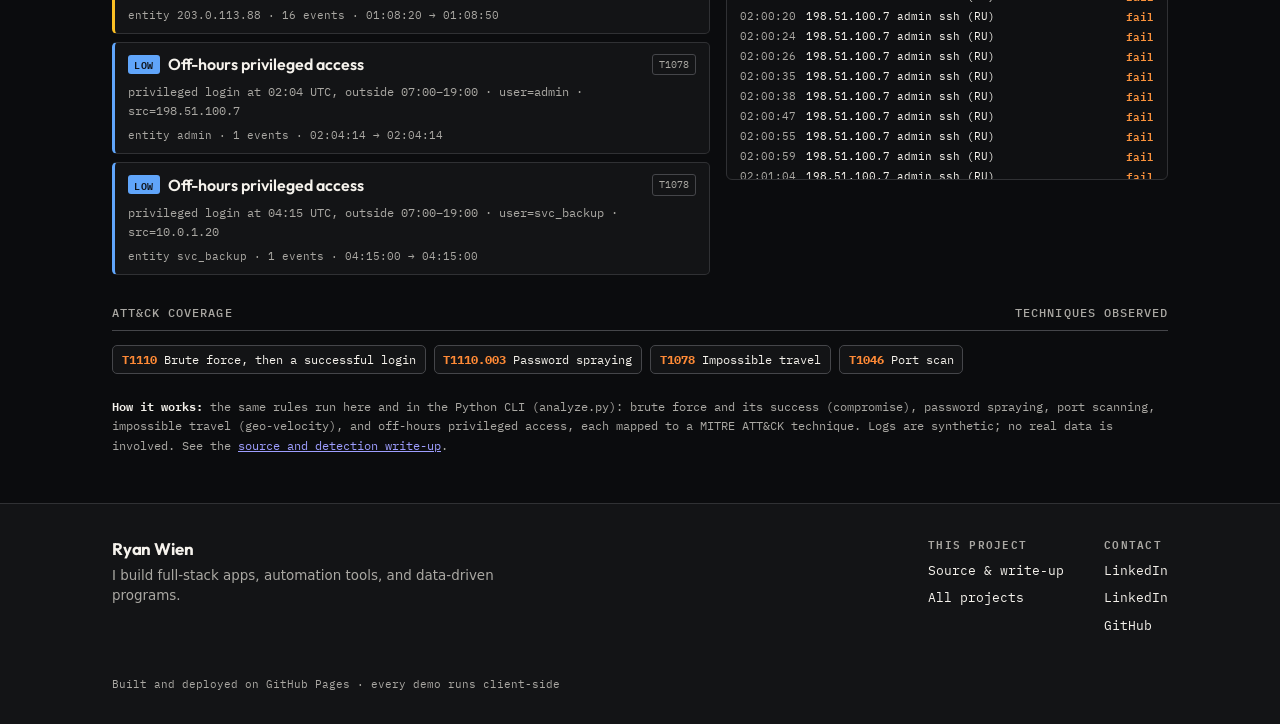
<file: security-log-analyzer/demo.html>
<!DOCTYPE html>
<html lang="en">
<head>
<meta charset="UTF-8" />
<meta name="viewport" content="width=device-width, initial-scale=1.0" />
<title>Security Log Analyzer · Live Demo</title>
<link rel="icon" href="../assets/favicon-orange-v2.svg" type="image/svg+xml" />
<meta name="description" content="A SIEM-style detection engine turning raw auth logs into ranked, MITRE ATT&amp;CK-tagged alerts. Load your own log; nothing is uploaded." />
<meta property="og:title" content="Security Log Analyzer · Ryan Wien" />
<meta property="og:description" content="A SIEM-style detection engine turning raw auth logs into ranked, MITRE ATT&amp;CK-tagged alerts. Load your own log; nothing is uploaded." />
<meta property="og:type" content="website" />
<meta property="og:url" content="https://ryanwien.github.io/Portfolio2026/security-log-analyzer/demo.html" />
<meta property="og:image" content="https://ryanwien.github.io/Portfolio2026/assets/og-image.png" />
<meta property="og:image:width" content="1200" />
<meta property="og:image:height" content="630" />
<meta name="twitter:card" content="summary_large_image" />
<meta name="twitter:image" content="https://ryanwien.github.io/Portfolio2026/assets/og-image.png" />
<link rel="preconnect" href="https://fonts.googleapis.com" />
<link rel="preconnect" href="https://fonts.gstatic.com" crossorigin />
<link rel="preconnect" href="https://cdn.jsdelivr.net" crossorigin />
<link href="https://fonts.googleapis.com/css2?family=Outfit:wght@400;500;600;700&family=IBM+Plex+Mono:wght@400;500;600&display=swap" rel="stylesheet" media="print" onload="this.media='all'" />
<noscript><link href="https://fonts.googleapis.com/css2?family=Outfit:wght@400;500;600;700&family=IBM+Plex+Mono:wght@400;500;600&display=swap" rel="stylesheet" /></noscript>
<link rel="stylesheet" href="../assets/site.css" />
<style>
  :root{
    --site-w:1120px;
    --bg:#0b0c0e; --surface:#131416; --sunken:#0f1012; --ink:#f5f2ec; --muted:#aaa8a3;
    --line:#303134; --line-strong:#45464a; --accent:#ff8a36; --accent-ink:#0b0c0e;
    --crit:#F87171; --high:#FB923C; --med:#FBBF24; --low:#60A5FA; --ok:#34D399;
    /* The vivid severity colours above carry borders and the large tile
       numerals, which are exempt from the 4.5:1 small-text minimum. Filled
       badges get dark text on the bright badge fills. */
    --sev-ink:#0E1218;
    --crit-bg:#F87171; --high-bg:#FB923C; --med-bg:#FBBF24; --low-bg:#60A5FA;
    --st-fail:#FB923C;
    /* Terminal block for the howto <pre>, same values as the file-organizer demo. */
    --term-bg:#0b0c0e; --term-ink:#e0ddd6;
    --mono:'IBM Plex Mono',ui-monospace,SFMono-Regular,Menlo,monospace;
    --display:'Outfit',system-ui,-apple-system,sans-serif;
    --body:system-ui,-apple-system,'Segoe UI',Roboto,sans-serif;
  }
  *{box-sizing:border-box;margin:0;padding:0}
  /* Brand surfaces are defined by the portfolio theme below. */
  body{font-family:var(--body); color:var(--ink); line-height:1.5;
    padding:0; -webkit-font-smoothing:antialiased}
  .wrap{max-width:var(--site-w); margin:0 auto;
    padding:clamp(1.5rem,4vw,2.75rem) var(--site-pad) 1rem}

  .eyebrow{font-family:var(--mono); font-size:.72rem; font-weight:500; letter-spacing:.14em;
    text-transform:uppercase; color:var(--muted); display:flex; gap:.6rem; align-items:center}
  .eyebrow::after{content:"";flex:1;height:1px;background:var(--line-strong)}
  .eyebrow a{color:var(--muted); text-decoration:none; border-bottom:1px solid transparent}
  .eyebrow a:hover{color:var(--ink); border-bottom-color:var(--accent)}
  h1{font-family:var(--display); font-weight:700; line-height:1.03;
    font-size:clamp(2rem,6vw,3rem); letter-spacing:-.02em; margin:.6rem 0 .4rem}
  .lead{font-size:clamp(.95rem,2.4vw,1.08rem); color:var(--muted); max-width:56em}
  .lead b{color:var(--ink); font-weight:600}
  .lead code{font-family:var(--mono); font-size:.86em; background:var(--sunken); padding:.05em .35em; border-radius:3px; color:var(--ink)}

  .section-label{font-family:var(--mono); font-size:.72rem; font-weight:500; letter-spacing:.12em; text-transform:uppercase;
    color:var(--muted); margin:1.8rem 0 .9rem; padding-bottom:.55rem; border-bottom:1px solid var(--line-strong);
    display:flex; justify-content:space-between; align-items:baseline; gap:1rem}

  .tiles{display:grid; grid-template-columns:repeat(5,1fr); gap:.7rem; margin-bottom:1.1rem}
  .tile{background:var(--surface); border:1px solid var(--line); border-radius:8px; padding:.75rem .85rem}
  .tile .m{font-family:var(--display); font-weight:700; font-size:1.7rem; line-height:1}
  .tile .k{font-family:var(--mono); font-size:.64rem; letter-spacing:.06em; text-transform:uppercase; color:var(--muted); margin-top:.3rem}
  .tile.crit .m{color:var(--crit)} .tile.high .m{color:var(--high)} .tile.med .m{color:var(--med)} .tile.low .m{color:var(--low)}

  .tune{display:flex; align-items:center; gap:1rem; flex-wrap:wrap; background:var(--surface); border:1px solid var(--line);
    border-radius:8px; padding:.8rem 1rem; margin-bottom:1.2rem}
  .tune label{font-family:var(--mono); font-size:.78rem; color:var(--ink); white-space:nowrap}
  .tune label b{color:var(--accent)}
  /* 24px transparent element for the touch/pointer target; the visible 6px track
     is drawn by ::-*-track. At the old 6px this sat well under the ~24px minimum
     and was awkward to grab on a phone. touch-action keeps vertical scrolling
     working over the slider while giving horizontal drags to the thumb. */
  .tune input[type=range]{-webkit-appearance:none; appearance:none; flex:1; min-width:160px; height:24px;
    background:transparent; border:0; cursor:pointer; margin:-9px 0; touch-action:pan-y}
  .tune input[type=range]::-webkit-slider-runnable-track{height:6px; border-radius:6px;
    background:var(--sunken); border:1px solid var(--line)}
  .tune input[type=range]::-moz-range-track{height:6px; border-radius:6px;
    background:var(--sunken); border:1px solid var(--line)}
  .tune input[type=range]::-webkit-slider-thumb{-webkit-appearance:none; width:17px; height:17px; border-radius:50%; background:var(--accent); border:2px solid var(--surface); cursor:pointer;
    /* Centre a 21px thumb (17 + 2px border each side) on the 8px track box. */
    margin-top:-6.5px}
  .tune input[type=range]::-moz-range-thumb{width:15px; height:15px; border-radius:50%; background:var(--accent); border:2px solid var(--surface); cursor:pointer}
  .tune .hint{font-family:var(--mono); font-size:.7rem; color:var(--muted); flex-basis:100%}

  .source{background:var(--surface); border:1px solid var(--line); border-radius:10px; padding:1rem 1.15rem; margin-bottom:1.2rem}
  .diag{display:flex; flex-wrap:wrap; gap:.5rem .6rem; align-items:center}
  .dpill{font-family:var(--mono); font-size:.72rem; color:var(--muted); border:1px solid var(--line-strong); border-radius:5px; padding:.2rem .5rem}
  .dpill b{color:var(--ink); font-weight:600}
  .dverdict{flex-basis:100%; font-size:.85rem; color:var(--muted); line-height:1.55; margin-top:.5rem}
  .dverdict b{color:var(--ink); font-weight:600}
  .src-controls{display:flex; flex-wrap:wrap; gap:.6rem; align-items:center; margin-top:.9rem}
  .chipbtn{font-family:var(--mono); font-size:.78rem; font-weight:600; border:1px solid var(--line-strong); background:var(--sunken);
    color:var(--ink); border-radius:6px; padding:.5rem .9rem; cursor:pointer; transition:border-color .1s ease}
  .chipbtn:hover{border-color:var(--accent)}
  .chipbtn.active{background:var(--accent); color:var(--accent-ink); border-color:var(--accent)}
  .src-status{font-family:var(--mono); font-size:.72rem; color:var(--muted); flex:1; min-width:180px}
  /* The file input is hidden visually but stays in the tab order (the hidden
     attribute would drop it); its focus ring is drawn on the label instead. */
  #fileInput{position:absolute; width:1px; height:1px; clip-path:inset(50%); overflow:hidden}
  #fileInput:focus-visible+label{outline:2px solid var(--accent); outline-offset:2px}
  .howto{margin-top:.9rem; border-top:1px solid var(--line); padding-top:.7rem}
  .howto summary{font-family:var(--mono); font-size:.75rem; color:var(--accent); cursor:pointer}
  .howblock{margin-top:.7rem}
  .howos{font-family:var(--mono); font-size:.74rem; font-weight:600; color:var(--ink); margin-bottom:.3rem}
  .detected{color:var(--accent); font-weight:500; font-size:.9em}
  .howto pre{font-family:var(--mono); font-size:.72rem; line-height:1.55; color:var(--term-ink); background:var(--term-bg);
    border:1px solid var(--line); border-radius:6px; padding:.6rem .75rem; overflow-x:auto; white-space:pre; margin:0}
  .grid{display:grid; grid-template-columns:1.15fr .85fr; gap:1rem; align-items:start}

  .alerts{display:flex; flex-direction:column; gap:.5rem}
  .alert{background:var(--surface); border:1px solid var(--line); border-left-width:3px; border-radius:4px; padding:.6rem .8rem; cursor:pointer; transition:border-color .1s ease}
  .alert:hover{border-color:var(--line-strong)}
  .alert.sel{box-shadow:0 0 0 2px var(--accent)}
  .alert.crit{border-left-color:var(--crit)} .alert.high{border-left-color:var(--high)}
  .alert.med{border-left-color:var(--med)} .alert.low{border-left-color:var(--low)}
  .alert-top{display:flex; align-items:center; gap:.5rem; flex-wrap:wrap; margin-bottom:.35rem}
  .sev{font-family:var(--mono); font-size:.62rem; font-weight:600; letter-spacing:.06em; padding:.13rem .4rem; border-radius:3px; color:var(--sev-ink)}
  .sev.crit{background:var(--crit-bg)} .sev.high{background:var(--high-bg)} .sev.med{background:var(--med-bg)} .sev.low{background:var(--low-bg)}
  .atk{font-family:var(--mono); font-size:.64rem; color:var(--muted); border:1px solid var(--line-strong); border-radius:3px; padding:.12rem .38rem; margin-left:auto}
  .alert-title{font-family:var(--display); font-weight:600; font-size:.94rem}
  .alert-detail{font-family:var(--mono); font-size:.75rem; line-height:1.6; color:var(--muted); margin-top:.25rem; word-break:break-word}
  .alert-meta{font-family:var(--mono); font-size:.68rem; color:var(--muted); margin-top:.45rem}

  .stream{background:var(--sunken); border:1px solid var(--line); border-radius:8px; overflow:hidden; position:sticky; top:1rem}
  .stream-head{display:flex; justify-content:space-between; align-items:center; padding:.6rem .8rem; border-bottom:1px solid var(--line);
    font-family:var(--mono); font-size:.7rem; letter-spacing:.06em; text-transform:uppercase; color:var(--muted)}
  .stream-head button{font-family:var(--mono); font-size:.66rem; color:var(--accent); background:none; border:1px solid var(--line-strong); border-radius:3px; padding:.15rem .45rem; cursor:pointer}
  .stream-head button:hover{border-color:var(--accent)}
  /* Touch only: 20px tall is under a finger's width. The border and label stay
     put; only the padding grows. */
  @media (pointer:coarse){ .stream-head button{padding:.35rem .6rem} }
  /* An event stream should scroll in place, but the flat 560px cap made it 93%
     of a short window, so a wheel scroll almost anywhere landed in the log and
     the page underneath wouldn't move until ~4000px of events had gone by.
     Tying the cap to the viewport keeps page around it to scroll on. */
  .log{font-family:var(--mono); font-size:.7rem; line-height:1.45; max-height:min(560px,60vh); overflow:auto; padding:.35rem 0}
  .logrow{display:grid; grid-template-columns:58px 1fr auto; gap:.5rem; padding:.12rem .8rem; white-space:nowrap; color:var(--muted)}
  .logrow .t{color:var(--muted)}
  .logrow .who{color:var(--ink); overflow:hidden; text-overflow:ellipsis}
  .logrow .st{font-weight:600; text-align:right}
  .logrow .st.success{color:var(--ok)} .logrow .st.fail{color:var(--st-fail)} .logrow .st.blocked{color:var(--muted)}
  .logrow.hot{background:color-mix(in srgb, var(--high) 16%, transparent)}
  /* Dim non-matching rows without dropping their text below 4.5:1 — the old
     opacity:.25 left it near 1.5:1. Grayscale keeps the dimming obvious. */
  .log.filtered .logrow:not(.hot){opacity:.8; filter:grayscale(.55)}

  .chips{display:flex; flex-wrap:wrap; gap:.5rem}
  .chip{font-family:var(--mono); font-size:.72rem; color:var(--ink); background:var(--surface); border:1px solid var(--line-strong); border-radius:5px; padding:.3rem .55rem}
  .chip b{color:var(--accent)}
  .note{font-family:var(--mono); font-size:.74rem; color:var(--muted); margin-top:1.4rem; line-height:1.65}
  .note b{color:var(--ink); font-weight:600} .note code{font-family:var(--mono)}
  a:focus-visible,button:focus-visible,input:focus-visible,[tabindex]:focus-visible{outline:2px solid var(--accent); outline-offset:2px; border-radius:3px}

  @media (max-width:760px){ .grid{grid-template-columns:1fr} .tiles{grid-template-columns:repeat(5,1fr)} .stream{position:static} }
  @media (max-width:520px){ .tiles{grid-template-columns:repeat(2,1fr)} }
  @media (prefers-reduced-motion:reduce){*{transition:none!important}}
</style>
<style id="portfolio-theme">
/* Ryan Wien portfolio theme: charcoal, warm paper, and orange wayfinding. */
:root {
  color-scheme:dark;
  --site-bg:var(--bg); --site-surface:var(--surface); --site-ink:var(--ink);
  --site-muted:var(--muted); --site-line:var(--line); --site-line-strong:var(--line-strong);
  --site-accent:var(--accent); --site-accent-ink:var(--accent-ink);
  --site-nebula:var(--accent); --site-grad:linear-gradient(var(--accent),var(--accent));
  --site-display:var(--display); --site-mono:var(--mono); --site-body:var(--body);
  --site-pad:clamp(1rem,3vw,2rem);
}
html,body { background:var(--bg); }
body::before,body::after { content:none; }
::selection { background:var(--accent); color:var(--accent-ink); }
.site-nav { padding:.75rem var(--site-pad); background:var(--bg); border-bottom:1px solid var(--line); }
.site-nav::after { content:none; }
.site-nav-inner { padding:.25rem 0; border:0; border-radius:0; background:var(--bg); box-shadow:none; backdrop-filter:none; }
.site-brand { font-size:1.05rem; gap:.65rem; }
.site-brand .site-mark { width:32px; height:32px; border-radius:6px; font-size:.68rem; }
.site-brand:hover .site-mark { transform:none; }
.site-link { min-height:40px; display:flex; align-items:center; border-radius:4px; }
.site-link[aria-current="page"] { background:color-mix(in srgb,var(--accent) 10%,transparent); }
.wrap,.container { width:100%; padding-top:2.5rem; padding-bottom:3rem; }
h1 { font-weight:600; font-size:clamp(2.5rem,5vw,4rem); letter-spacing:-.045em; margin:.65rem 0 .75rem; }
.eyebrow { color:var(--accent); }
.lead { font-size:1.05rem; line-height:1.65; }
.site-chip { border-radius:4px; }
.site-card { background:var(--surface); border:1px solid var(--line); border-radius:8px; box-shadow:none; }
.site-card::after { content:none; }
.site-card:hover { transform:none; border-color:var(--line-strong); }
.site-card p { font-size:.92rem; }
.section-label { letter-spacing:.09em; }
.stat-card,.tile { background:var(--surface); border-radius:6px; border-color:var(--line); }
.stat-number,.tile .m { font-weight:500; font-variant-numeric:tabular-nums; }
.task-form { border-radius:8px; }
.task-form input[type="text"],.task-form select { font-size:1rem; min-height:44px; }
.task-form button,.chipbtn,.filter-btn { min-height:44px; }
.filter-btn { border-radius:5px; }
.task-item { border-radius:6px; }
.task-title { font-size:1.05rem; }
.task-title,.task-desc { overflow-wrap:anywhere; }
.task-check { width:20px; height:20px; }
.delete-btn { min-width:36px; min-height:36px; border-radius:4px; }
.delete-btn:hover { background:var(--line); }
.stream { border-radius:6px; top:6.5rem; }
.tune { border-radius:6px; }
.alert { border-radius:5px; }
.alert-title { font-size:1rem; }
.source { border-radius:8px; }
.site-footer { background:var(--surface); border-top:1px solid var(--line); }
.site-footer-name { font-family:var(--display); }
.site-footer-note { color:var(--muted); }
@media(max-width:640px) {
 .site-nav-inner { flex-wrap:wrap; gap:.35rem; }
 .site-links { width:100%; margin-left:0; }
 .site-link { flex:none; padding-inline:.7rem; }
 .wrap,.container { padding-top:1.75rem; }
 .section-label { gap:.5rem; flex-wrap:wrap; }
 .task-item { gap:.55rem; padding:.8rem .7rem; }
 .task-check { width:24px; height:24px; }
 .delete-btn { min-width:40px; min-height:40px; }
}
</style>
</head>
<body>
<nav class="site-nav" aria-label="Site">
  <div class="site-nav-inner">
    <a class="site-brand" href="https://ryan-wien.higgsfield.app"><span class="site-mark">RW</span><span>Ryan Wien</span></a>
    <div class="site-links">
      <a class="site-link" href="../task-tracker/demo.html">Tasks</a>
      <a class="site-link" href="../matching-engine/orderbook_terminal.html">Order Book</a>
      <a class="site-link" href="../ml-housing/demo.html">ML</a>
      <a class="site-link" href="../file-organizer/demo.html">Files</a>
      <a class="site-link" href="../security-log-analyzer/demo.html" aria-current="page">Security</a>
    </div>
  </div>
</nav>

<main class="wrap">
  <div class="eyebrow">Security</div>
  <h1>Security Log Analyzer</h1>
  <p class="lead">A SIEM-style detection engine that turns raw authentication logs into ranked, <b>MITRE ATT&amp;CK</b>-tagged alerts. This page runs the <b>real detection rules</b> over a sample day of <b id="evCount">…</b> synthetic log events. Adjust the threshold and the alerts recompute; click one to see the raw events behind it.</p>
  <div class="site-chips">
    <span class="site-chip">Python</span>
    <span class="site-chip">C# / .NET 9</span>
    <span class="site-chip">Detection engineering</span>
    <span class="site-chip">MITRE ATT&amp;CK</span>
    <span class="site-chip">Standard library only</span>
  </div>

  <h2 class="section-label"><span>How it works</span><span aria-hidden="true">Behind the demo</span></h2>
  <div class="site-how">
    <div class="site-card">
      <div class="site-card-n">01</div>
      <h3>Sliding-window rules</h3>
      <p>Brute force, spraying, and port scans are counted over sliding time windows. All the thresholds sit in one <code>DEFAULTS</code> block, so tuning them takes one edit.</p>
    </div>
    <div class="site-card">
      <div class="site-card-n">02</div>
      <h3>Geo-velocity</h3>
      <p>Two logins for one user become a haversine distance over elapsed time. Anything faster than a plane is flagged as impossible travel.</p>
    </div>
    <div class="site-card">
      <div class="site-card-n">03</div>
      <h3>Ranked and mapped</h3>
      <p>Each alert carries a severity and a MITRE ATT&amp;CK technique ID, so the serious ones sort to the top and map onto a framework analysts already use.</p>
    </div>
  </div>

  <h2 class="section-label"><span>Data source</span><span id="diagOS" aria-hidden="true">…</span></h2>
  <div class="source">
    <div class="diag" id="diag"></div>
    <div class="src-controls">
      <button type="button" class="chipbtn active" id="srcSample">Sample log</button>
      <input type="file" id="fileInput" accept=".jsonl,.log,.txt,.json" />
      <label class="chipbtn" for="fileInput">Load your own log…</label>
      <span class="src-status" id="srcStatus" role="status"></span>
    </div>
    <details class="howto">
      <summary id="howtoSummary">How to export your own logs (Windows · macOS · Linux)</summary>
      <div id="howtoBody"></div>
    </details>
  </div>

  <h2 class="section-label"><span>Triage summary</span><span id="range" aria-hidden="true">…</span></h2>
  <div class="tiles" id="tiles"></div>

  <div class="tune">
    <label for="bf">Brute-force sensitivity: <b><span id="bfVal">8</span></b> failed logins</label>
    <input type="range" id="bf" min="3" max="20" step="1" value="8" autocomplete="off" aria-describedby="bfHint" />
    <span class="hint" id="bfHint">Lower = more sensitive (catches slower attacks, risks noise) · Higher = fewer alerts. This is real alert tuning.</span>
  </div>

  <div class="grid">
    <div>
      <h2 class="section-label" style="margin-top:0"><span>Alerts</span><span aria-hidden="true">most severe first</span></h2>
      <div class="alerts" id="alerts"></div>
    </div>
    <div>
      <h2 class="section-label" style="margin-top:0"><span>Event stream</span><span id="streamCount" aria-hidden="true"></span></h2>
      <div class="stream">
        <div class="stream-head"><span id="streamLabel">all events</span><button id="clearSel">clear</button></div>
        <div class="log" id="log"></div>
      </div>
    </div>
  </div>

  <h2 class="section-label"><span>ATT&amp;CK coverage</span><span aria-hidden="true">techniques observed</span></h2>
  <div class="chips" id="chips"></div>

  <p class="note"><b>How it works:</b> the same rules run here and in the Python CLI (<code>analyze.py</code>): brute force and its success (compromise), password spraying, port scanning, impossible travel (geo-velocity), and off-hours privileged access, each mapped to a MITRE ATT&amp;CK technique. Logs are synthetic; no real data is involved. See the <a href="https://github.com/ryanwien/Portfolio2026/tree/main/security-log-analyzer">source and detection write-up</a>.</p>

</main>

<footer class="site-footer">
  <div class="site-footer-inner">
    <div class="site-footer-brand">
      <div class="site-footer-name">Ryan Wien</div>
      <p class="site-footer-tag">I build full-stack apps, automation tools, and data-driven programs.</p>
    </div>
    <div class="site-footer-col">
      <div class="site-footer-h">This project</div>
      <a href="https://github.com/ryanwien/Portfolio2026/tree/main/security-log-analyzer">Source &amp; write-up</a>
      <a href="https://ryan-wien.higgsfield.app">All projects</a>
    </div>
    <div class="site-footer-col">
      <div class="site-footer-h">Contact</div>
      <a href="https://www.linkedin.com/in/ryan-wien" target="_blank" rel="noopener">LinkedIn</a>
      <a href="https://www.linkedin.com/in/ryan-wien">LinkedIn</a>
      <a href="https://github.com/ryanwien/Portfolio2026">GitHub</a>
    </div>
  </div>
  <div class="site-footer-note">Built and deployed on GitHub Pages · every demo runs client-side</div>
</footer>

<script>
(function(){
  var SAMPLE = [{"ts":"2026-07-14T01:08:20Z","src_ip":"203.0.113.88","country":"CN","lat":39.9,"lon":116.4,"user":"-","service":"probe","port":21,"action":"port_probe","status":"blocked"},{"ts":"2026-07-14T01:08:21Z","src_ip":"203.0.113.88","country":"CN","lat":39.9,"lon":116.4,"user":"-","service":"probe","port":22,"action":"port_probe","status":"blocked"},{"ts":"2026-07-14T01:08:23Z","src_ip":"203.0.113.88","country":"CN","lat":39.9,"lon":116.4,"user":"-","service":"probe","port":23,"action":"port_probe","status":"blocked"},{"ts":"2026-07-14T01:08:25Z","src_ip":"203.0.113.88","country":"CN","lat":39.9,"lon":116.4,"user":"-","service":"probe","port":25,"action":"port_probe","status":"blocked"},{"ts":"2026-07-14T01:08:26Z","src_ip":"203.0.113.88","country":"CN","lat":39.9,"lon":116.4,"user":"-","service":"probe","port":53,"action":"port_probe","status":"blocked"},{"ts":"2026-07-14T01:08:28Z","src_ip":"203.0.113.88","country":"CN","lat":39.9,"lon":116.4,"user":"-","service":"probe","port":80,"action":"port_probe","status":"blocked"},{"ts":"2026-07-14T01:08:29Z","src_ip":"203.0.113.88","country":"CN","lat":39.9,"lon":116.4,"user":"-","service":"probe","port":110,"action":"port_probe","status":"blocked"},{"ts":"2026-07-14T01:08:30Z","src_ip":"203.0.113.88","country":"CN","lat":39.9,"lon":116.4,"user":"-","service":"probe","port":143,"action":"port_probe","status":"blocked"},{"ts":"2026-07-14T01:08:32Z","src_ip":"203.0.113.88","country":"CN","lat":39.9,"lon":116.4,"user":"-","service":"probe","port":443,"action":"port_probe","status":"blocked"},{"ts":"2026-07-14T01:08:35Z","src_ip":"203.0.113.88","country":"CN","lat":39.9,"lon":116.4,"user":"-","service":"probe","port":445,"action":"port_probe","status":"blocked"},{"ts":"2026-07-14T01:08:36Z","src_ip":"203.0.113.88","country":"CN","lat":39.9,"lon":116.4,"user":"-","service":"probe","port":993,"action":"port_probe","status":"blocked"},{"ts":"2026-07-14T01:08:39Z","src_ip":"203.0.113.88","country":"CN","lat":39.9,"lon":116.4,"user":"-","service":"probe","port":1433,"action":"port_probe","status":"blocked"},{"ts":"2026-07-14T01:08:42Z","src_ip":"203.0.113.88","country":"CN","lat":39.9,"lon":116.4,"user":"-","service":"probe","port":3306,"action":"port_probe","status":"blocked"},{"ts":"2026-07-14T01:08:45Z","src_ip":"203.0.113.88","country":"CN","lat":39.9,"lon":116.4,"user":"-","service":"probe","port":3389,"action":"port_probe","status":"blocked"},{"ts":"2026-07-14T01:08:46Z","src_ip":"203.0.113.88","country":"CN","lat":39.9,"lon":116.4,"user":"-","service":"probe","port":5432,"action":"port_probe","status":"blocked"},{"ts":"2026-07-14T01:08:50Z","src_ip":"203.0.113.88","country":"CN","lat":39.9,"lon":116.4,"user":"-","service":"probe","port":8080,"action":"port_probe","status":"blocked"},{"ts":"2026-07-14T02:00:11Z","src_ip":"198.51.100.7","country":"RU","lat":55.75,"lon":37.62,"user":"admin","service":"ssh","port":22,"action":"login","status":"fail"},{"ts":"2026-07-14T02:00:17Z","src_ip":"198.51.100.7","country":"RU","lat":55.75,"lon":37.62,"user":"admin","service":"ssh","port":22,"action":"login","status":"fail"},{"ts":"2026-07-14T02:00:20Z","src_ip":"198.51.100.7","country":"RU","lat":55.75,"lon":37.62,"user":"admin","service":"ssh","port":22,"action":"login","status":"fail"},{"ts":"2026-07-14T02:00:24Z","src_ip":"198.51.100.7","country":"RU","lat":55.75,"lon":37.62,"user":"admin","service":"ssh","port":22,"action":"login","status":"fail"},{"ts":"2026-07-14T02:00:26Z","src_ip":"198.51.100.7","country":"RU","lat":55.75,"lon":37.62,"user":"admin","service":"ssh","port":22,"action":"login","status":"fail"},{"ts":"2026-07-14T02:00:35Z","src_ip":"198.51.100.7","country":"RU","lat":55.75,"lon":37.62,"user":"admin","service":"ssh","port":22,"action":"login","status":"fail"},{"ts":"2026-07-14T02:00:38Z","src_ip":"198.51.100.7","country":"RU","lat":55.75,"lon":37.62,"user":"admin","service":"ssh","port":22,"action":"login","status":"fail"},{"ts":"2026-07-14T02:00:47Z","src_ip":"198.51.100.7","country":"RU","lat":55.75,"lon":37.62,"user":"admin","service":"ssh","port":22,"action":"login","status":"fail"},{"ts":"2026-07-14T02:00:55Z","src_ip":"198.51.100.7","country":"RU","lat":55.75,"lon":37.62,"user":"admin","service":"ssh","port":22,"action":"login","status":"fail"},{"ts":"2026-07-14T02:00:59Z","src_ip":"198.51.100.7","country":"RU","lat":55.75,"lon":37.62,"user":"admin","service":"ssh","port":22,"action":"login","status":"fail"},{"ts":"2026-07-14T02:01:04Z","src_ip":"198.51.100.7","country":"RU","lat":55.75,"lon":37.62,"user":"admin","service":"ssh","port":22,"action":"login","status":"fail"},{"ts":"2026-07-14T02:01:12Z","src_ip":"198.51.100.7","country":"RU","lat":55.75,"lon":37.62,"user":"admin","service":"ssh","port":22,"action":"login","status":"fail"},{"ts":"2026-07-14T02:01:20Z","src_ip":"198.51.100.7","country":"RU","lat":55.75,"lon":37.62,"user":"admin","service":"ssh","port":22,"action":"login","status":"fail"},{"ts":"2026-07-14T02:01:24Z","src_ip":"198.51.100.7","country":"RU","lat":55.75,"lon":37.62,"user":"admin","service":"ssh","port":22,"action":"login","status":"fail"},{"ts":"2026-07-14T02:01:28Z","src_ip":"198.51.100.7","country":"RU","lat":55.75,"lon":37.62,"user":"admin","service":"ssh","port":22,"action":"login","status":"fail"},{"ts":"2026-07-14T02:01:36Z","src_ip":"198.51.100.7","country":"RU","lat":55.75,"lon":37.62,"user":"admin","service":"ssh","port":22,"action":"login","status":"fail"},{"ts":"2026-07-14T02:01:39Z","src_ip":"198.51.100.7","country":"RU","lat":55.75,"lon":37.62,"user":"admin","service":"ssh","port":22,"action":"login","status":"fail"},{"ts":"2026-07-14T02:01:42Z","src_ip":"198.51.100.7","country":"RU","lat":55.75,"lon":37.62,"user":"admin","service":"ssh","port":22,"action":"login","status":"fail"},{"ts":"2026-07-14T02:01:44Z","src_ip":"198.51.100.7","country":"RU","lat":55.75,"lon":37.62,"user":"admin","service":"ssh","port":22,"action":"login","status":"fail"},{"ts":"2026-07-14T02:01:48Z","src_ip":"198.51.100.7","country":"RU","lat":55.75,"lon":37.62,"user":"admin","service":"ssh","port":22,"action":"login","status":"fail"},{"ts":"2026-07-14T02:01:55Z","src_ip":"198.51.100.7","country":"RU","lat":55.75,"lon":37.62,"user":"admin","service":"ssh","port":22,"action":"login","status":"fail"},{"ts":"2026-07-14T02:02:04Z","src_ip":"198.51.100.7","country":"RU","lat":55.75,"lon":37.62,"user":"admin","service":"ssh","port":22,"action":"login","status":"fail"},{"ts":"2026-07-14T02:02:06Z","src_ip":"198.51.100.7","country":"RU","lat":55.75,"lon":37.62,"user":"admin","service":"ssh","port":22,"action":"login","status":"fail"},{"ts":"2026-07-14T02:02:08Z","src_ip":"198.51.100.7","country":"RU","lat":55.75,"lon":37.62,"user":"admin","service":"ssh","port":22,"action":"login","status":"fail"},{"ts":"2026-07-14T02:02:14Z","src_ip":"198.51.100.7","country":"RU","lat":55.75,"lon":37.62,"user":"admin","service":"ssh","port":22,"action":"login","status":"fail"},{"ts":"2026-07-14T02:02:17Z","src_ip":"198.51.100.7","country":"RU","lat":55.75,"lon":37.62,"user":"admin","service":"ssh","port":22,"action":"login","status":"fail"},{"ts":"2026-07-14T02:02:23Z","src_ip":"198.51.100.7","country":"RU","lat":55.75,"lon":37.62,"user":"admin","service":"ssh","port":22,"action":"login","status":"fail"},{"ts":"2026-07-14T02:02:30Z","src_ip":"198.51.100.7","country":"RU","lat":55.75,"lon":37.62,"user":"admin","service":"ssh","port":22,"action":"login","status":"fail"},{"ts":"2026-07-14T02:02:32Z","src_ip":"198.51.100.7","country":"RU","lat":55.75,"lon":37.62,"user":"admin","service":"ssh","port":22,"action":"login","status":"fail"},{"ts":"2026-07-14T02:02:36Z","src_ip":"198.51.100.7","country":"RU","lat":55.75,"lon":37.62,"user":"admin","service":"ssh","port":22,"action":"login","status":"fail"},{"ts":"2026-07-14T02:02:44Z","src_ip":"198.51.100.7","country":"RU","lat":55.75,"lon":37.62,"user":"admin","service":"ssh","port":22,"action":"login","status":"fail"},{"ts":"2026-07-14T02:02:52Z","src_ip":"198.51.100.7","country":"RU","lat":55.75,"lon":37.62,"user":"admin","service":"ssh","port":22,"action":"login","status":"fail"},{"ts":"2026-07-14T02:02:58Z","src_ip":"198.51.100.7","country":"RU","lat":55.75,"lon":37.62,"user":"admin","service":"ssh","port":22,"action":"login","status":"fail"},{"ts":"2026-07-14T02:03:07Z","src_ip":"198.51.100.7","country":"RU","lat":55.75,"lon":37.62,"user":"admin","service":"ssh","port":22,"action":"login","status":"fail"},{"ts":"2026-07-14T02:03:14Z","src_ip":"198.51.100.7","country":"RU","lat":55.75,"lon":37.62,"user":"admin","service":"ssh","port":22,"action":"login","status":"fail"},{"ts":"2026-07-14T02:03:20Z","src_ip":"198.51.100.7","country":"RU","lat":55.75,"lon":37.62,"user":"admin","service":"ssh","port":22,"action":"login","status":"fail"},{"ts":"2026-07-14T02:03:24Z","src_ip":"198.51.100.7","country":"RU","lat":55.75,"lon":37.62,"user":"admin","service":"ssh","port":22,"action":"login","status":"fail"},{"ts":"2026-07-14T02:03:31Z","src_ip":"198.51.100.7","country":"RU","lat":55.75,"lon":37.62,"user":"admin","service":"ssh","port":22,"action":"login","status":"fail"},{"ts":"2026-07-14T02:03:33Z","src_ip":"198.51.100.7","country":"RU","lat":55.75,"lon":37.62,"user":"admin","service":"ssh","port":22,"action":"login","status":"fail"},{"ts":"2026-07-14T02:03:41Z","src_ip":"198.51.100.7","country":"RU","lat":55.75,"lon":37.62,"user":"admin","service":"ssh","port":22,"action":"login","status":"fail"},{"ts":"2026-07-14T02:03:50Z","src_ip":"198.51.100.7","country":"RU","lat":55.75,"lon":37.62,"user":"admin","service":"ssh","port":22,"action":"login","status":"fail"},{"ts":"2026-07-14T02:03:53Z","src_ip":"198.51.100.7","country":"RU","lat":55.75,"lon":37.62,"user":"admin","service":"ssh","port":22,"action":"login","status":"fail"},{"ts":"2026-07-14T02:04:00Z","src_ip":"198.51.100.7","country":"RU","lat":55.75,"lon":37.62,"user":"admin","service":"ssh","port":22,"action":"login","status":"fail"},{"ts":"2026-07-14T02:04:14Z","src_ip":"198.51.100.7","country":"RU","lat":55.75,"lon":37.62,"user":"admin","service":"ssh","port":22,"action":"login","status":"success"},{"ts":"2026-07-14T03:03:20Z","src_ip":"203.0.113.44","country":"CN","lat":39.9,"lon":116.4,"user":"a.chen","service":"rdp","port":3389,"action":"login","status":"fail"},{"ts":"2026-07-14T03:04:10Z","src_ip":"203.0.113.44","country":"CN","lat":39.9,"lon":116.4,"user":"j.martinez","service":"rdp","port":3389,"action":"login","status":"fail"},{"ts":"2026-07-14T03:04:38Z","src_ip":"203.0.113.44","country":"CN","lat":39.9,"lon":116.4,"user":"s.patel","service":"rdp","port":3389,"action":"login","status":"fail"},{"ts":"2026-07-14T03:05:34Z","src_ip":"203.0.113.44","country":"CN","lat":39.9,"lon":116.4,"user":"k.obrien","service":"rdp","port":3389,"action":"login","status":"fail"},{"ts":"2026-07-14T03:05:59Z","src_ip":"203.0.113.44","country":"CN","lat":39.9,"lon":116.4,"user":"m.rossi","service":"rdp","port":3389,"action":"login","status":"fail"},{"ts":"2026-07-14T03:06:52Z","src_ip":"203.0.113.44","country":"CN","lat":39.9,"lon":116.4,"user":"d.nguyen","service":"rdp","port":3389,"action":"login","status":"fail"},{"ts":"2026-07-14T03:07:26Z","src_ip":"203.0.113.44","country":"CN","lat":39.9,"lon":116.4,"user":"r.kowalski","service":"rdp","port":3389,"action":"login","status":"fail"},{"ts":"2026-07-14T03:08:24Z","src_ip":"203.0.113.44","country":"CN","lat":39.9,"lon":116.4,"user":"t.johnson","service":"rdp","port":3389,"action":"login","status":"fail"},{"ts":"2026-07-14T04:15:00Z","src_ip":"10.0.1.20","country":"US","lat":40.71,"lon":-74.01,"user":"svc_backup","service":"ssh","port":22,"action":"login","status":"success"},{"ts":"2026-07-14T08:10:05Z","src_ip":"10.0.1.160","country":"US","lat":40.71,"lon":-74.01,"user":"d.nguyen","service":"vpn","port":1194,"action":"login","status":"success"},{"ts":"2026-07-14T08:10:31Z","src_ip":"10.0.2.212","country":"US","lat":40.71,"lon":-74.01,"user":"t.johnson","service":"rdp","port":3389,"action":"login","status":"success"},{"ts":"2026-07-14T08:13:12Z","src_ip":"10.0.2.51","country":"US","lat":40.71,"lon":-74.01,"user":"s.patel","service":"ssh","port":22,"action":"login","status":"success"},{"ts":"2026-07-14T08:23:59Z","src_ip":"10.0.2.92","country":"US","lat":40.71,"lon":-74.01,"user":"m.rossi","service":"ssh","port":22,"action":"login","status":"success"},{"ts":"2026-07-14T08:32:04Z","src_ip":"10.0.1.75","country":"US","lat":40.71,"lon":-74.01,"user":"s.patel","service":"rdp","port":3389,"action":"login","status":"success"},{"ts":"2026-07-14T08:45:10Z","src_ip":"10.0.2.109","country":"US","lat":40.71,"lon":-74.01,"user":"a.chen","service":"https","port":443,"action":"login","status":"success"},{"ts":"2026-07-14T08:50:53Z","src_ip":"10.0.3.55","country":"US","lat":40.71,"lon":-74.01,"user":"t.johnson","service":"ssh","port":22,"action":"login","status":"fail"},{"ts":"2026-07-14T08:55:47Z","src_ip":"10.0.3.109","country":"US","lat":40.71,"lon":-74.01,"user":"a.chen","service":"ssh","port":22,"action":"login","status":"success"},{"ts":"2026-07-14T08:57:59Z","src_ip":"10.0.3.75","country":"US","lat":40.71,"lon":-74.01,"user":"d.nguyen","service":"rdp","port":3389,"action":"login","status":"success"},{"ts":"2026-07-14T09:00:04Z","src_ip":"10.0.3.200","country":"US","lat":40.71,"lon":-74.01,"user":"t.johnson","service":"ssh","port":22,"action":"login","status":"success"},{"ts":"2026-07-14T09:00:53Z","src_ip":"10.0.2.33","country":"US","lat":40.71,"lon":-74.01,"user":"d.nguyen","service":"rdp","port":3389,"action":"login","status":"success"},{"ts":"2026-07-14T09:13:44Z","src_ip":"10.0.3.47","country":"US","lat":40.71,"lon":-74.01,"user":"k.obrien","service":"https","port":443,"action":"login","status":"success"},{"ts":"2026-07-14T09:15:50Z","src_ip":"10.0.1.46","country":"US","lat":40.71,"lon":-74.01,"user":"a.chen","service":"rdp","port":3389,"action":"login","status":"success"},{"ts":"2026-07-14T09:17:10Z","src_ip":"10.0.1.172","country":"US","lat":40.71,"lon":-74.01,"user":"t.johnson","service":"https","port":443,"action":"login","status":"success"},{"ts":"2026-07-14T09:30:24Z","src_ip":"10.0.3.28","country":"US","lat":40.71,"lon":-74.01,"user":"r.kowalski","service":"vpn","port":1194,"action":"login","status":"success"},{"ts":"2026-07-14T09:31:20Z","src_ip":"10.0.2.105","country":"US","lat":40.71,"lon":-74.01,"user":"k.obrien","service":"rdp","port":3389,"action":"login","status":"success"},{"ts":"2026-07-14T09:34:53Z","src_ip":"10.0.3.141","country":"US","lat":40.71,"lon":-74.01,"user":"r.kowalski","service":"https","port":443,"action":"login","status":"success"},{"ts":"2026-07-14T09:38:00Z","src_ip":"10.0.3.108","country":"US","lat":40.71,"lon":-74.01,"user":"k.obrien","service":"ssh","port":22,"action":"login","status":"success"},{"ts":"2026-07-14T09:38:06Z","src_ip":"10.0.4.100","country":"US","lat":40.71,"lon":-74.01,"user":"a.chen","service":"ssh","port":22,"action":"login","status":"success"},{"ts":"2026-07-14T09:41:47Z","src_ip":"10.0.3.19","country":"US","lat":40.71,"lon":-74.01,"user":"s.patel","service":"ssh","port":22,"action":"login","status":"success"},{"ts":"2026-07-14T09:45:38Z","src_ip":"10.0.1.116","country":"US","lat":40.71,"lon":-74.01,"user":"r.kowalski","service":"ssh","port":22,"action":"login","status":"success"},{"ts":"2026-07-14T09:47:05Z","src_ip":"10.0.4.121","country":"US","lat":40.71,"lon":-74.01,"user":"m.rossi","service":"https","port":443,"action":"login","status":"success"},{"ts":"2026-07-14T09:48:36Z","src_ip":"10.0.3.64","country":"US","lat":40.71,"lon":-74.01,"user":"a.chen","service":"https","port":443,"action":"login","status":"success"},{"ts":"2026-07-14T09:49:23Z","src_ip":"10.0.1.17","country":"US","lat":40.71,"lon":-74.01,"user":"m.rossi","service":"vpn","port":1194,"action":"login","status":"success"},{"ts":"2026-07-14T09:49:26Z","src_ip":"10.0.1.140","country":"US","lat":40.71,"lon":-74.01,"user":"r.kowalski","service":"ssh","port":22,"action":"login","status":"success"},{"ts":"2026-07-14T09:50:39Z","src_ip":"10.0.2.98","country":"US","lat":40.71,"lon":-74.01,"user":"s.patel","service":"vpn","port":1194,"action":"login","status":"success"},{"ts":"2026-07-14T09:55:04Z","src_ip":"10.0.2.104","country":"US","lat":40.71,"lon":-74.01,"user":"a.chen","service":"https","port":443,"action":"login","status":"success"},{"ts":"2026-07-14T09:58:14Z","src_ip":"10.0.3.54","country":"US","lat":40.71,"lon":-74.01,"user":"k.obrien","service":"rdp","port":3389,"action":"login","status":"success"},{"ts":"2026-07-14T10:02:00Z","src_ip":"192.0.2.55","country":"US","lat":40.71,"lon":-74.01,"user":"j.martinez","service":"vpn","port":1194,"action":"login","status":"success"},{"ts":"2026-07-14T10:07:42Z","src_ip":"10.0.4.122","country":"US","lat":40.71,"lon":-74.01,"user":"d.nguyen","service":"ssh","port":22,"action":"login","status":"success"},{"ts":"2026-07-14T10:11:54Z","src_ip":"10.0.4.76","country":"US","lat":40.71,"lon":-74.01,"user":"s.patel","service":"https","port":443,"action":"login","status":"success"},{"ts":"2026-07-14T10:12:25Z","src_ip":"10.0.3.195","country":"US","lat":40.71,"lon":-74.01,"user":"d.nguyen","service":"rdp","port":3389,"action":"login","status":"success"},{"ts":"2026-07-14T10:18:45Z","src_ip":"10.0.4.61","country":"US","lat":40.71,"lon":-74.01,"user":"k.obrien","service":"vpn","port":1194,"action":"login","status":"success"},{"ts":"2026-07-14T10:19:52Z","src_ip":"10.0.1.12","country":"US","lat":40.71,"lon":-74.01,"user":"t.johnson","service":"https","port":443,"action":"login","status":"success"},{"ts":"2026-07-14T10:29:17Z","src_ip":"10.0.3.191","country":"US","lat":40.71,"lon":-74.01,"user":"t.johnson","service":"https","port":443,"action":"login","status":"success"},{"ts":"2026-07-14T10:40:52Z","src_ip":"10.0.3.117","country":"US","lat":40.71,"lon":-74.01,"user":"r.kowalski","service":"ssh","port":22,"action":"login","status":"success"},{"ts":"2026-07-14T10:44:42Z","src_ip":"10.0.4.152","country":"US","lat":40.71,"lon":-74.01,"user":"s.patel","service":"rdp","port":3389,"action":"login","status":"success"},{"ts":"2026-07-14T10:45:26Z","src_ip":"10.0.2.10","country":"US","lat":40.71,"lon":-74.01,"user":"s.patel","service":"ssh","port":22,"action":"login","status":"success"},{"ts":"2026-07-14T10:46:43Z","src_ip":"10.0.4.110","country":"US","lat":40.71,"lon":-74.01,"user":"s.patel","service":"rdp","port":3389,"action":"login","status":"success"},{"ts":"2026-07-14T10:46:47Z","src_ip":"10.0.2.200","country":"US","lat":40.71,"lon":-74.01,"user":"r.kowalski","service":"ssh","port":22,"action":"login","status":"success"},{"ts":"2026-07-14T10:55:47Z","src_ip":"10.0.1.198","country":"US","lat":40.71,"lon":-74.01,"user":"s.patel","service":"rdp","port":3389,"action":"login","status":"success"},{"ts":"2026-07-14T10:59:44Z","src_ip":"10.0.2.208","country":"US","lat":40.71,"lon":-74.01,"user":"r.kowalski","service":"ssh","port":22,"action":"login","status":"success"},{"ts":"2026-07-14T11:00:21Z","src_ip":"10.0.2.231","country":"US","lat":40.71,"lon":-74.01,"user":"s.patel","service":"vpn","port":1194,"action":"login","status":"success"},{"ts":"2026-07-14T11:00:35Z","src_ip":"10.0.3.180","country":"US","lat":40.71,"lon":-74.01,"user":"k.obrien","service":"rdp","port":3389,"action":"login","status":"success"},{"ts":"2026-07-14T11:07:10Z","src_ip":"10.0.1.126","country":"US","lat":40.71,"lon":-74.01,"user":"t.johnson","service":"rdp","port":3389,"action":"login","status":"success"},{"ts":"2026-07-14T11:15:14Z","src_ip":"10.0.2.118","country":"US","lat":40.71,"lon":-74.01,"user":"m.rossi","service":"rdp","port":3389,"action":"login","status":"success"},{"ts":"2026-07-14T11:24:56Z","src_ip":"10.0.3.220","country":"US","lat":40.71,"lon":-74.01,"user":"k.obrien","service":"rdp","port":3389,"action":"login","status":"success"},{"ts":"2026-07-14T11:32:27Z","src_ip":"10.0.4.83","country":"US","lat":40.71,"lon":-74.01,"user":"a.chen","service":"ssh","port":22,"action":"login","status":"success"},{"ts":"2026-07-14T11:39:04Z","src_ip":"10.0.3.184","country":"US","lat":40.71,"lon":-74.01,"user":"k.obrien","service":"vpn","port":1194,"action":"login","status":"success"},{"ts":"2026-07-14T11:42:00Z","src_ip":"198.51.100.77","country":"RU","lat":55.75,"lon":37.62,"user":"j.martinez","service":"vpn","port":1194,"action":"login","status":"success"},{"ts":"2026-07-14T11:42:41Z","src_ip":"10.0.2.170","country":"US","lat":40.71,"lon":-74.01,"user":"a.chen","service":"https","port":443,"action":"login","status":"success"},{"ts":"2026-07-14T11:45:48Z","src_ip":"10.0.3.52","country":"US","lat":40.71,"lon":-74.01,"user":"d.nguyen","service":"vpn","port":1194,"action":"login","status":"success"},{"ts":"2026-07-14T11:57:13Z","src_ip":"10.0.4.196","country":"US","lat":40.71,"lon":-74.01,"user":"r.kowalski","service":"rdp","port":3389,"action":"login","status":"success"},{"ts":"2026-07-14T12:00:21Z","src_ip":"10.0.3.74","country":"US","lat":40.71,"lon":-74.01,"user":"r.kowalski","service":"rdp","port":3389,"action":"login","status":"success"},{"ts":"2026-07-14T12:00:34Z","src_ip":"10.0.1.195","country":"US","lat":40.71,"lon":-74.01,"user":"a.chen","service":"ssh","port":22,"action":"login","status":"success"},{"ts":"2026-07-14T12:01:00Z","src_ip":"10.0.4.177","country":"US","lat":40.71,"lon":-74.01,"user":"t.johnson","service":"rdp","port":3389,"action":"login","status":"success"},{"ts":"2026-07-14T12:07:04Z","src_ip":"10.0.4.149","country":"US","lat":40.71,"lon":-74.01,"user":"r.kowalski","service":"vpn","port":1194,"action":"login","status":"success"},{"ts":"2026-07-14T12:07:06Z","src_ip":"10.0.1.165","country":"US","lat":40.71,"lon":-74.01,"user":"r.kowalski","service":"https","port":443,"action":"login","status":"success"},{"ts":"2026-07-14T12:07:25Z","src_ip":"10.0.3.203","country":"US","lat":40.71,"lon":-74.01,"user":"d.nguyen","service":"rdp","port":3389,"action":"login","status":"success"},{"ts":"2026-07-14T12:11:14Z","src_ip":"10.0.2.82","country":"US","lat":40.71,"lon":-74.01,"user":"m.rossi","service":"ssh","port":22,"action":"login","status":"success"},{"ts":"2026-07-14T12:13:18Z","src_ip":"10.0.4.23","country":"US","lat":40.71,"lon":-74.01,"user":"d.nguyen","service":"rdp","port":3389,"action":"login","status":"success"},{"ts":"2026-07-14T12:19:08Z","src_ip":"10.0.4.61","country":"US","lat":40.71,"lon":-74.01,"user":"m.rossi","service":"vpn","port":1194,"action":"login","status":"success"},{"ts":"2026-07-14T12:21:36Z","src_ip":"10.0.1.68","country":"US","lat":40.71,"lon":-74.01,"user":"k.obrien","service":"rdp","port":3389,"action":"login","status":"fail"},{"ts":"2026-07-14T12:26:44Z","src_ip":"10.0.1.200","country":"US","lat":40.71,"lon":-74.01,"user":"m.rossi","service":"rdp","port":3389,"action":"login","status":"success"},{"ts":"2026-07-14T12:28:57Z","src_ip":"10.0.4.104","country":"US","lat":40.71,"lon":-74.01,"user":"k.obrien","service":"vpn","port":1194,"action":"login","status":"success"},{"ts":"2026-07-14T12:33:05Z","src_ip":"10.0.3.224","country":"US","lat":40.71,"lon":-74.01,"user":"k.obrien","service":"ssh","port":22,"action":"login","status":"success"},{"ts":"2026-07-14T12:33:18Z","src_ip":"10.0.4.181","country":"US","lat":40.71,"lon":-74.01,"user":"t.johnson","service":"vpn","port":1194,"action":"login","status":"success"},{"ts":"2026-07-14T12:38:28Z","src_ip":"10.0.3.23","country":"US","lat":40.71,"lon":-74.01,"user":"k.obrien","service":"https","port":443,"action":"login","status":"success"},{"ts":"2026-07-14T12:51:26Z","src_ip":"10.0.2.171","country":"US","lat":40.71,"lon":-74.01,"user":"d.nguyen","service":"https","port":443,"action":"login","status":"success"},{"ts":"2026-07-14T12:52:27Z","src_ip":"10.0.4.80","country":"US","lat":40.71,"lon":-74.01,"user":"s.patel","service":"ssh","port":22,"action":"login","status":"success"},{"ts":"2026-07-14T12:52:46Z","src_ip":"10.0.3.186","country":"US","lat":40.71,"lon":-74.01,"user":"a.chen","service":"https","port":443,"action":"login","status":"success"},{"ts":"2026-07-14T12:55:13Z","src_ip":"10.0.3.206","country":"US","lat":40.71,"lon":-74.01,"user":"m.rossi","service":"vpn","port":1194,"action":"login","status":"success"},{"ts":"2026-07-14T12:58:29Z","src_ip":"10.0.3.47","country":"US","lat":40.71,"lon":-74.01,"user":"d.nguyen","service":"ssh","port":22,"action":"login","status":"success"},{"ts":"2026-07-14T13:04:08Z","src_ip":"10.0.3.47","country":"US","lat":40.71,"lon":-74.01,"user":"d.nguyen","service":"ssh","port":22,"action":"login","status":"success"},{"ts":"2026-07-14T13:08:28Z","src_ip":"10.0.3.82","country":"US","lat":40.71,"lon":-74.01,"user":"s.patel","service":"rdp","port":3389,"action":"login","status":"success"},{"ts":"2026-07-14T13:12:43Z","src_ip":"10.0.2.210","country":"US","lat":40.71,"lon":-74.01,"user":"a.chen","service":"rdp","port":3389,"action":"login","status":"success"},{"ts":"2026-07-14T13:15:23Z","src_ip":"10.0.4.42","country":"US","lat":40.71,"lon":-74.01,"user":"d.nguyen","service":"https","port":443,"action":"login","status":"success"},{"ts":"2026-07-14T13:15:56Z","src_ip":"10.0.3.54","country":"US","lat":40.71,"lon":-74.01,"user":"m.rossi","service":"https","port":443,"action":"login","status":"success"},{"ts":"2026-07-14T13:17:16Z","src_ip":"10.0.2.103","country":"US","lat":40.71,"lon":-74.01,"user":"s.patel","service":"ssh","port":22,"action":"login","status":"success"},{"ts":"2026-07-14T13:18:38Z","src_ip":"10.0.3.229","country":"US","lat":40.71,"lon":-74.01,"user":"d.nguyen","service":"https","port":443,"action":"login","status":"success"},{"ts":"2026-07-14T13:27:13Z","src_ip":"10.0.3.16","country":"US","lat":40.71,"lon":-74.01,"user":"r.kowalski","service":"ssh","port":22,"action":"login","status":"success"},{"ts":"2026-07-14T13:28:20Z","src_ip":"10.0.4.38","country":"US","lat":40.71,"lon":-74.01,"user":"m.rossi","service":"vpn","port":1194,"action":"login","status":"success"},{"ts":"2026-07-14T13:41:31Z","src_ip":"10.0.3.43","country":"US","lat":40.71,"lon":-74.01,"user":"s.patel","service":"ssh","port":22,"action":"login","status":"success"},{"ts":"2026-07-14T13:43:17Z","src_ip":"10.0.2.132","country":"US","lat":40.71,"lon":-74.01,"user":"a.chen","service":"https","port":443,"action":"login","status":"success"},{"ts":"2026-07-14T13:53:25Z","src_ip":"10.0.2.227","country":"US","lat":40.71,"lon":-74.01,"user":"d.nguyen","service":"rdp","port":3389,"action":"login","status":"success"},{"ts":"2026-07-14T13:57:52Z","src_ip":"10.0.2.154","country":"US","lat":40.71,"lon":-74.01,"user":"k.obrien","service":"vpn","port":1194,"action":"login","status":"fail"},{"ts":"2026-07-14T14:04:07Z","src_ip":"10.0.2.36","country":"US","lat":40.71,"lon":-74.01,"user":"a.chen","service":"vpn","port":1194,"action":"login","status":"success"},{"ts":"2026-07-14T14:10:27Z","src_ip":"10.0.2.87","country":"US","lat":40.71,"lon":-74.01,"user":"t.johnson","service":"vpn","port":1194,"action":"login","status":"success"},{"ts":"2026-07-14T14:17:13Z","src_ip":"10.0.1.159","country":"US","lat":40.71,"lon":-74.01,"user":"k.obrien","service":"vpn","port":1194,"action":"login","status":"success"},{"ts":"2026-07-14T14:18:35Z","src_ip":"10.0.2.77","country":"US","lat":40.71,"lon":-74.01,"user":"a.chen","service":"ssh","port":22,"action":"login","status":"success"},{"ts":"2026-07-14T14:24:13Z","src_ip":"10.0.3.12","country":"US","lat":40.71,"lon":-74.01,"user":"t.johnson","service":"ssh","port":22,"action":"login","status":"success"},{"ts":"2026-07-14T14:25:49Z","src_ip":"10.0.3.15","country":"US","lat":40.71,"lon":-74.01,"user":"m.rossi","service":"vpn","port":1194,"action":"login","status":"success"},{"ts":"2026-07-14T14:28:27Z","src_ip":"10.0.1.37","country":"US","lat":40.71,"lon":-74.01,"user":"k.obrien","service":"rdp","port":3389,"action":"login","status":"success"},{"ts":"2026-07-14T14:31:10Z","src_ip":"10.0.3.217","country":"US","lat":40.71,"lon":-74.01,"user":"m.rossi","service":"ssh","port":22,"action":"login","status":"success"},{"ts":"2026-07-14T14:31:37Z","src_ip":"10.0.2.16","country":"US","lat":40.71,"lon":-74.01,"user":"m.rossi","service":"ssh","port":22,"action":"login","status":"success"},{"ts":"2026-07-14T14:34:55Z","src_ip":"10.0.4.201","country":"US","lat":40.71,"lon":-74.01,"user":"k.obrien","service":"https","port":443,"action":"login","status":"success"},{"ts":"2026-07-14T14:40:28Z","src_ip":"10.0.4.86","country":"US","lat":40.71,"lon":-74.01,"user":"s.patel","service":"https","port":443,"action":"login","status":"success"},{"ts":"2026-07-14T14:45:41Z","src_ip":"10.0.3.23","country":"US","lat":40.71,"lon":-74.01,"user":"k.obrien","service":"rdp","port":3389,"action":"login","status":"success"},{"ts":"2026-07-14T14:49:01Z","src_ip":"10.0.3.55","country":"US","lat":40.71,"lon":-74.01,"user":"k.obrien","service":"https","port":443,"action":"login","status":"success"},{"ts":"2026-07-14T14:51:28Z","src_ip":"10.0.4.205","country":"US","lat":40.71,"lon":-74.01,"user":"d.nguyen","service":"vpn","port":1194,"action":"login","status":"success"},{"ts":"2026-07-14T14:52:19Z","src_ip":"10.0.1.27","country":"US","lat":40.71,"lon":-74.01,"user":"s.patel","service":"https","port":443,"action":"login","status":"fail"},{"ts":"2026-07-14T14:52:59Z","src_ip":"10.0.3.166","country":"US","lat":40.71,"lon":-74.01,"user":"t.johnson","service":"ssh","port":22,"action":"login","status":"success"},{"ts":"2026-07-14T14:55:28Z","src_ip":"10.0.2.108","country":"US","lat":40.71,"lon":-74.01,"user":"m.rossi","service":"vpn","port":1194,"action":"login","status":"success"},{"ts":"2026-07-14T14:56:29Z","src_ip":"10.0.1.210","country":"US","lat":40.71,"lon":-74.01,"user":"d.nguyen","service":"https","port":443,"action":"login","status":"success"},{"ts":"2026-07-14T14:57:04Z","src_ip":"10.0.3.54","country":"US","lat":40.71,"lon":-74.01,"user":"k.obrien","service":"ssh","port":22,"action":"login","status":"fail"},{"ts":"2026-07-14T14:58:43Z","src_ip":"10.0.2.145","country":"US","lat":40.71,"lon":-74.01,"user":"m.rossi","service":"https","port":443,"action":"login","status":"success"},{"ts":"2026-07-14T15:00:43Z","src_ip":"10.0.3.113","country":"US","lat":40.71,"lon":-74.01,"user":"s.patel","service":"https","port":443,"action":"login","status":"success"},{"ts":"2026-07-14T15:07:01Z","src_ip":"10.0.2.160","country":"US","lat":40.71,"lon":-74.01,"user":"s.patel","service":"ssh","port":22,"action":"login","status":"fail"},{"ts":"2026-07-14T15:23:59Z","src_ip":"10.0.2.49","country":"US","lat":40.71,"lon":-74.01,"user":"m.rossi","service":"rdp","port":3389,"action":"login","status":"success"},{"ts":"2026-07-14T15:28:19Z","src_ip":"10.0.3.159","country":"US","lat":40.71,"lon":-74.01,"user":"t.johnson","service":"rdp","port":3389,"action":"login","status":"success"},{"ts":"2026-07-14T15:41:48Z","src_ip":"10.0.2.110","country":"US","lat":40.71,"lon":-74.01,"user":"d.nguyen","service":"vpn","port":1194,"action":"login","status":"success"},{"ts":"2026-07-14T15:43:45Z","src_ip":"10.0.4.210","country":"US","lat":40.71,"lon":-74.01,"user":"r.kowalski","service":"ssh","port":22,"action":"login","status":"success"},{"ts":"2026-07-14T15:44:24Z","src_ip":"10.0.4.207","country":"US","lat":40.71,"lon":-74.01,"user":"k.obrien","service":"https","port":443,"action":"login","status":"success"},{"ts":"2026-07-14T16:04:54Z","src_ip":"10.0.4.34","country":"US","lat":40.71,"lon":-74.01,"user":"a.chen","service":"vpn","port":1194,"action":"login","status":"success"},{"ts":"2026-07-14T16:13:41Z","src_ip":"10.0.2.89","country":"US","lat":40.71,"lon":-74.01,"user":"s.patel","service":"rdp","port":3389,"action":"login","status":"success"},{"ts":"2026-07-14T16:14:56Z","src_ip":"10.0.3.132","country":"US","lat":40.71,"lon":-74.01,"user":"a.chen","service":"vpn","port":1194,"action":"login","status":"success"},{"ts":"2026-07-14T16:19:01Z","src_ip":"10.0.4.193","country":"US","lat":40.71,"lon":-74.01,"user":"r.kowalski","service":"ssh","port":22,"action":"login","status":"success"},{"ts":"2026-07-14T16:20:20Z","src_ip":"10.0.2.15","country":"US","lat":40.71,"lon":-74.01,"user":"k.obrien","service":"rdp","port":3389,"action":"login","status":"fail"},{"ts":"2026-07-14T16:23:25Z","src_ip":"10.0.2.162","country":"US","lat":40.71,"lon":-74.01,"user":"k.obrien","service":"https","port":443,"action":"login","status":"success"},{"ts":"2026-07-14T16:23:29Z","src_ip":"10.0.4.32","country":"US","lat":40.71,"lon":-74.01,"user":"a.chen","service":"rdp","port":3389,"action":"login","status":"fail"},{"ts":"2026-07-14T16:24:47Z","src_ip":"10.0.2.235","country":"US","lat":40.71,"lon":-74.01,"user":"a.chen","service":"https","port":443,"action":"login","status":"success"},{"ts":"2026-07-14T16:26:38Z","src_ip":"10.0.4.125","country":"US","lat":40.71,"lon":-74.01,"user":"s.patel","service":"rdp","port":3389,"action":"login","status":"success"},{"ts":"2026-07-14T16:29:45Z","src_ip":"10.0.2.95","country":"US","lat":40.71,"lon":-74.01,"user":"t.johnson","service":"vpn","port":1194,"action":"login","status":"success"},{"ts":"2026-07-14T16:32:45Z","src_ip":"10.0.2.201","country":"US","lat":40.71,"lon":-74.01,"user":"m.rossi","service":"ssh","port":22,"action":"login","status":"success"},{"ts":"2026-07-14T16:35:36Z","src_ip":"10.0.1.69","country":"US","lat":40.71,"lon":-74.01,"user":"t.johnson","service":"https","port":443,"action":"login","status":"fail"},{"ts":"2026-07-14T16:37:58Z","src_ip":"10.0.1.219","country":"US","lat":40.71,"lon":-74.01,"user":"a.chen","service":"https","port":443,"action":"login","status":"success"},{"ts":"2026-07-14T16:39:05Z","src_ip":"10.0.4.20","country":"US","lat":40.71,"lon":-74.01,"user":"m.rossi","service":"ssh","port":22,"action":"login","status":"success"},{"ts":"2026-07-14T16:39:12Z","src_ip":"10.0.1.88","country":"US","lat":40.71,"lon":-74.01,"user":"s.patel","service":"vpn","port":1194,"action":"login","status":"success"},{"ts":"2026-07-14T16:40:47Z","src_ip":"10.0.4.202","country":"US","lat":40.71,"lon":-74.01,"user":"d.nguyen","service":"rdp","port":3389,"action":"login","status":"success"},{"ts":"2026-07-14T16:47:37Z","src_ip":"10.0.3.23","country":"US","lat":40.71,"lon":-74.01,"user":"s.patel","service":"rdp","port":3389,"action":"login","status":"success"},{"ts":"2026-07-14T16:49:08Z","src_ip":"10.0.3.216","country":"US","lat":40.71,"lon":-74.01,"user":"a.chen","service":"ssh","port":22,"action":"login","status":"success"},{"ts":"2026-07-14T16:52:21Z","src_ip":"10.0.2.235","country":"US","lat":40.71,"lon":-74.01,"user":"t.johnson","service":"https","port":443,"action":"login","status":"success"},{"ts":"2026-07-14T16:53:32Z","src_ip":"10.0.1.81","country":"US","lat":40.71,"lon":-74.01,"user":"d.nguyen","service":"vpn","port":1194,"action":"login","status":"success"},{"ts":"2026-07-14T16:54:29Z","src_ip":"10.0.1.181","country":"US","lat":40.71,"lon":-74.01,"user":"k.obrien","service":"rdp","port":3389,"action":"login","status":"success"},{"ts":"2026-07-14T17:03:41Z","src_ip":"10.0.4.83","country":"US","lat":40.71,"lon":-74.01,"user":"k.obrien","service":"vpn","port":1194,"action":"login","status":"success"},{"ts":"2026-07-14T17:11:42Z","src_ip":"10.0.2.210","country":"US","lat":40.71,"lon":-74.01,"user":"m.rossi","service":"https","port":443,"action":"login","status":"success"},{"ts":"2026-07-14T17:11:55Z","src_ip":"10.0.2.24","country":"US","lat":40.71,"lon":-74.01,"user":"s.patel","service":"rdp","port":3389,"action":"login","status":"fail"},{"ts":"2026-07-14T17:13:16Z","src_ip":"10.0.4.29","country":"US","lat":40.71,"lon":-74.01,"user":"t.johnson","service":"ssh","port":22,"action":"login","status":"success"},{"ts":"2026-07-14T17:13:31Z","src_ip":"10.0.2.135","country":"US","lat":40.71,"lon":-74.01,"user":"k.obrien","service":"vpn","port":1194,"action":"login","status":"success"},{"ts":"2026-07-14T17:14:04Z","src_ip":"10.0.4.51","country":"US","lat":40.71,"lon":-74.01,"user":"d.nguyen","service":"rdp","port":3389,"action":"login","status":"success"},{"ts":"2026-07-14T17:16:33Z","src_ip":"10.0.4.145","country":"US","lat":40.71,"lon":-74.01,"user":"k.obrien","service":"rdp","port":3389,"action":"login","status":"success"},{"ts":"2026-07-14T17:19:24Z","src_ip":"10.0.1.204","country":"US","lat":40.71,"lon":-74.01,"user":"r.kowalski","service":"vpn","port":1194,"action":"login","status":"success"},{"ts":"2026-07-14T17:24:19Z","src_ip":"10.0.3.59","country":"US","lat":40.71,"lon":-74.01,"user":"s.patel","service":"ssh","port":22,"action":"login","status":"success"},{"ts":"2026-07-14T17:25:21Z","src_ip":"10.0.3.160","country":"US","lat":40.71,"lon":-74.01,"user":"d.nguyen","service":"https","port":443,"action":"login","status":"fail"},{"ts":"2026-07-14T17:28:44Z","src_ip":"10.0.2.153","country":"US","lat":40.71,"lon":-74.01,"user":"k.obrien","service":"ssh","port":22,"action":"login","status":"success"},{"ts":"2026-07-14T17:33:50Z","src_ip":"10.0.3.194","country":"US","lat":40.71,"lon":-74.01,"user":"a.chen","service":"https","port":443,"action":"login","status":"success"},{"ts":"2026-07-14T17:34:57Z","src_ip":"10.0.3.121","country":"US","lat":40.71,"lon":-74.01,"user":"r.kowalski","service":"ssh","port":22,"action":"login","status":"success"},{"ts":"2026-07-14T17:40:19Z","src_ip":"10.0.4.48","country":"US","lat":40.71,"lon":-74.01,"user":"r.kowalski","service":"vpn","port":1194,"action":"login","status":"success"},{"ts":"2026-07-14T17:40:37Z","src_ip":"10.0.2.13","country":"US","lat":40.71,"lon":-74.01,"user":"d.nguyen","service":"https","port":443,"action":"login","status":"success"},{"ts":"2026-07-14T17:43:30Z","src_ip":"10.0.4.231","country":"US","lat":40.71,"lon":-74.01,"user":"a.chen","service":"https","port":443,"action":"login","status":"success"},{"ts":"2026-07-14T17:46:46Z","src_ip":"10.0.2.93","country":"US","lat":40.71,"lon":-74.01,"user":"k.obrien","service":"vpn","port":1194,"action":"login","status":"success"},{"ts":"2026-07-14T17:59:47Z","src_ip":"10.0.4.31","country":"US","lat":40.71,"lon":-74.01,"user":"r.kowalski","service":"https","port":443,"action":"login","status":"success"}];
  var EVENTS = [];
  function prepare(list){
    list.forEach(function(e){ e._t = Date.parse(e.ts)/1000; e._hour = new Date(e.ts).getUTCHours(); });
    list.sort(function(a,b){ return a._t - b._t; });
    return list;
  }

  var DEFAULTS = { bf_threshold:8, bf_window:300, spray_users:6, scan_ports:10, scan_window:120, travel_kmh:800, work_start:7, work_end:19 };
  var SEV_RANK = { CRITICAL:0, HIGH:1, MEDIUM:2, LOW:3 };
  var SEV_CLASS = { CRITICAL:"crit", HIGH:"high", MEDIUM:"med", LOW:"low" };
  var PRIV = ["admin","root","administrator","svc_"];

  function pad2(n){ return (n<10?"0":"")+n; }
  function esc(s){ return String(s).replace(/&/g,"&amp;").replace(/</g,"&lt;").replace(/>/g,"&gt;"); }
  function geo(e){ return e && e.country ? " (" + e.country + ")" : ""; }
  function isPriv(u){ u=(u||"").toLowerCase(); return PRIV.some(function(p){ return u===p || u.indexOf(p)===0; }); }
  function haversine(la1,lo1,la2,lo2){
    var R=6371, r=Math.PI/180;
    var dp=(la2-la1)*r, dl=(lo2-lo1)*r;
    var a=Math.sin(dp/2)**2 + Math.cos(la1*r)*Math.cos(la2*r)*Math.sin(dl/2)**2;
    return 2*R*Math.asin(Math.sqrt(a));
  }
  function mk(sev,tech,tid,entity,detail,count,first,last,entities){
    return { severity:sev, technique:tech, attack_id:tid, entity:entity, detail:detail, events:count, first_seen:first, last_seen:last, entities:entities };
  }
  function groupBy(list, keyFn, filterFn){
    var m={}; list.forEach(function(e){ if(filterFn(e)){ (m[keyFn(e)]=m[keyFn(e)]||[]).push(e); } }); return m;
  }

  function detectBruteForce(cfg){
    var alerts=[], byIp=groupBy(EVENTS, function(e){return e.src_ip;}, function(e){return e.action==="login"&&e.status==="fail";});
    Object.keys(byIp).forEach(function(ip){
      var fails=byIp[ip], i=0, best=[];
      for(var j=0;j<fails.length;j++){
        while(fails[j]._t-fails[i]._t > cfg.bf_window) i++;
        if(j-i+1>best.length) best=fails.slice(i,j+1);
      }
      if(best.length>=cfg.bf_threshold){
        var success=EVENTS.find(function(e){ return e.src_ip===ip && e.status==="success" && e._t>=best[0]._t; });
        if(success){
          alerts.push(mk("CRITICAL","Brute force, then a successful login","T1110", ip,
            best.length+" failures then a success · user="+success.user+" · svc="+success.service+" · src="+ip+geo(best[0]),
            best.length+1, best[0].ts, success.ts, [ip]));
        } else {
          var users=Array.from(new Set(best.map(function(e){return e.user;}))).sort();
          alerts.push(mk("HIGH","Brute force","T1110", ip,
            best.length+" failures in "+cfg.bf_window+"s · src="+ip+geo(best[0])+" · users="+users.join(", "),
            best.length, best[0].ts, best[best.length-1].ts, [ip]));
        }
      }
    });
    return alerts;
  }
  function detectSpray(cfg){
    var alerts=[], byIp=groupBy(EVENTS, function(e){return e.src_ip;}, function(e){return e.action==="login"&&e.status==="fail";});
    Object.keys(byIp).forEach(function(ip){
      var evs=byIp[ip], users=Array.from(new Set(evs.map(function(e){return e.user;}))).sort();
      if(users.length>=cfg.spray_users){
        alerts.push(mk("HIGH","Password spraying","T1110.003", ip,
          "one source, "+users.length+" usernames · src="+ip+geo(evs[0])+" · users="+users.join(", "),
          evs.length, evs[0].ts, evs[evs.length-1].ts, [ip]));
      }
    });
    return alerts;
  }
  function detectScan(cfg){
    var alerts=[], byIp=groupBy(EVENTS, function(e){return e.src_ip;}, function(e){return e.action==="port_probe";});
    Object.keys(byIp).forEach(function(ip){
      var pr=byIp[ip], i=0, best=[];
      for(var j=0;j<pr.length;j++){
        while(pr[j]._t-pr[i]._t > cfg.scan_window) i++;
        var win=pr.slice(i,j+1);
        if(new Set(win.map(function(p){return p.port;})).size > new Set(best.map(function(p){return p.port;})).size) best=win;
      }
      var ports=Array.from(new Set(best.map(function(p){return p.port;}))).sort(function(a,b){return a-b;});
      if(ports.length>=cfg.scan_ports){
        alerts.push(mk("MEDIUM","Port scan","T1046", ip,
          ports.length+" ports in "+cfg.scan_window+"s · src="+ip+geo(best[0])+" · ports="+ports.join(", "),
          best.length, best[0].ts, best[best.length-1].ts, [ip]));
      }
    });
    return alerts;
  }
  function detectTravel(cfg){
    var alerts=[], byUser=groupBy(EVENTS, function(e){return e.user;}, function(e){return e.action==="login"&&e.status==="success";});
    Object.keys(byUser).forEach(function(user){
      var logins=byUser[user], worst=null;
      for(var k=0;k<logins.length-1;k++){
        var a=logins[k], b=logins[k+1], hours=(b._t-a._t)/3600;
        if(hours<=0) continue;
        var km=haversine(a.lat,a.lon,b.lat,b.lon);
        if(km<500) continue;
        var speed=km/hours;
        if(speed>cfg.travel_kmh && (!worst || speed>worst.speed)) worst={speed:speed,a:a,b:b,km:km,hours:hours};
      }
      if(worst){
        alerts.push(mk("HIGH","Impossible travel","T1078", user,
          worst.a.country+" → "+worst.b.country+" in "+Math.round(worst.hours*60)+" min · "+Math.round(worst.km)+" km at "+Math.round(worst.speed)+" km/h · user="+user,
          2, worst.a.ts, worst.b.ts, [user]));
      }
    });
    return alerts;
  }
  function detectOffHours(cfg){
    var alerts=[];
    EVENTS.forEach(function(e){
      if(e.action==="login" && e.status==="success" && isPriv(e.user)){
        if(e._hour<cfg.work_start || e._hour>=cfg.work_end){
          alerts.push(mk("LOW","Off-hours privileged access","T1078", e.user,
            "privileged login at "+e.ts.slice(11,16)+" UTC, outside "+pad2(cfg.work_start)+":00–"+pad2(cfg.work_end)+":00 · user="+e.user+" · src="+e.src_ip,
            1, e.ts, e.ts, [e.user, e.src_ip]));
        }
      }
    });
    return alerts;
  }
  function analyze(cfg){
    var a=detectBruteForce(cfg).concat(detectSpray(cfg), detectScan(cfg), detectTravel(cfg), detectOffHours(cfg));
    a.sort(function(x,y){ return SEV_RANK[x.severity]-SEV_RANK[y.severity]; });
    return a;
  }

  // ---- rendering ----
  var selected = null;
  function renderTiles(alerts){
    var c={CRITICAL:0,HIGH:0,MEDIUM:0,LOW:0};
    alerts.forEach(function(a){ c[a.severity]++; });
    document.getElementById("tiles").innerHTML =
      tile("", EVENTS.length, "events") + tile("crit", c.CRITICAL, "critical") +
      tile("high", c.HIGH, "high") + tile("med", c.MEDIUM, "medium") + tile("low", c.LOW, "low");
  }
  function tile(cls, n, k){ return '<div class="tile '+cls+'"><div class="m">'+n+'</div><div class="k">'+k+'</div></div>'; }

  function renderAlerts(alerts){
    var host=document.getElementById("alerts");
    if(!alerts.length){ host.innerHTML='<div class="alert"><div class="alert-detail">No suspicious activity at this threshold.</div></div>'; return; }
    host.innerHTML = alerts.map(function(a,i){
      var cl=SEV_CLASS[a.severity];
      return '<div class="alert '+cl+(selected===i?" sel":"")+'" data-i="'+i+'" role="button" tabindex="0" aria-pressed="'+(selected===i)+'">'+
        '<div class="alert-top"><span class="sev '+cl+'">'+a.severity+'</span>'+
        '<span class="alert-title">'+esc(a.technique)+'</span>'+
        '<span class="atk">'+a.attack_id+'</span></div>'+
        '<div class="alert-detail">'+esc(a.detail)+'</div>'+
        '<div class="alert-meta">entity '+esc(a.entity)+' · '+a.events+' events · '+a.first_seen.slice(11,19)+' → '+a.last_seen.slice(11,19)+'</div>'+
        '</div>';
    }).join("");
    Array.prototype.forEach.call(host.querySelectorAll(".alert[data-i]"), function(el){
      el.addEventListener("click", function(){
        var i=+el.getAttribute("data-i");
        selected = (selected===i? null : i);
        renderAlerts(alerts); applyFilter(alerts[i] && selected!==null ? alerts[i] : null);
        // the re-render replaced the card that had focus; hand focus to its twin
        var again=host.querySelector('.alert[data-i="'+i+'"]');
        if(again) again.focus();
      });
      // cards are divs, so Enter/Space don't come for free like on a <button>
      el.addEventListener("keydown", function(ev){
        if(ev.key==="Enter"||ev.key===" "){ ev.preventDefault(); el.click(); }
      });
    });
  }

  function renderStream(){
    document.getElementById("streamCount").textContent = EVENTS.length + " events";
    document.getElementById("log").innerHTML = EVENTS.map(function(e){
      var who = e.action==="port_probe"
        ? esc(e.src_ip)+"  →  :"+e.port+(e.country?" ("+esc(e.country)+")":"")
        : esc(e.src_ip)+"  "+esc(e.user)+"  "+esc(e.service)+(e.country?" ("+esc(e.country)+")":"");
      return '<div class="logrow" data-ip="'+esc(e.src_ip)+'" data-user="'+esc(e.user)+'">'+
        '<span class="t">'+e.ts.slice(11,19)+'</span>'+
        '<span class="who">'+who+'</span>'+
        '<span class="st '+e.status+'">'+e.status+'</span></div>';
    }).join("");
  }
  function applyFilter(alert){
    var log=document.getElementById("log");
    var rows=log.querySelectorAll(".logrow");
    if(!alert){
      log.classList.remove("filtered");
      Array.prototype.forEach.call(rows, function(r){ r.classList.remove("hot"); });
      document.getElementById("streamLabel").textContent="all events";
      return;
    }
    var ents=alert.entities;
    log.classList.add("filtered");
    var firstHot=null;
    Array.prototype.forEach.call(rows, function(r){
      var hot = ents.indexOf(r.getAttribute("data-ip"))>=0 || ents.indexOf(r.getAttribute("data-user"))>=0;
      r.classList.toggle("hot", hot);
      if(hot && !firstHot) firstHot=r;
    });
    document.getElementById("streamLabel").textContent = "showing "+ents.join(", ");
    if(firstHot) firstHot.scrollIntoView({block:"nearest"});
  }
  function renderChips(alerts){
    var seen={}, order=[];
    alerts.forEach(function(a){ if(!seen[a.attack_id]){ seen[a.attack_id]=a.technique; order.push(a.attack_id); } });
    document.getElementById("chips").innerHTML = order.length
      ? order.map(function(id){ return '<span class="chip"><b>'+id+'</b> '+esc(seen[id])+'</span>'; }).join("")
      : '<span class="chip">none at this threshold</span>';
  }

  function run(){
    var cfg = Object.assign({}, DEFAULTS, { bf_threshold: parseInt(document.getElementById("bf").value,10) });
    var alerts = analyze(cfg);
    selected = null;
    renderTiles(alerts); renderAlerts(alerts); renderChips(alerts); applyFilter(null);
  }

  // ---- data source: the sample, or a real log the visitor loads ----
  function setEvents(list, kind, statusText){
    EVENTS = prepare(list);
    if(EVENTS.length){
      var a = EVENTS[0].ts, b = EVENTS[EVENTS.length - 1].ts;
      document.getElementById("range").textContent = a.slice(0,10) + " · " + a.slice(11,16) + "–" + b.slice(11,16) + " UTC";
    } else {
      document.getElementById("range").textContent = "no events";
    }
    document.getElementById("srcStatus").textContent = statusText || "";
    document.getElementById("srcSample").classList.toggle("active", kind === "sample");
    selected = null;
    renderStream(); run();
  }

  // Accepts JSON Lines (from the collectors) OR a raw Linux/macOS sshd auth log.
  function parseLog(text){
    var body = text.replace(/^﻿/, "");
    var first = body.replace(/^\s+/, "").charAt(0);
    var events = [];
    if(first === "{"){
      body.split(/\r?\n/).forEach(function(line){
        line = line.trim(); if(!line) return;
        try { var e = JSON.parse(line); if(e && e.ts) events.push(e); } catch(err){}
      });
    } else {
      var MON = {Jan:0,Feb:1,Mar:2,Apr:3,May:4,Jun:5,Jul:6,Aug:7,Sep:8,Oct:9,Nov:10,Dec:11};
      var yr = new Date().getFullYear();
      // Matches sshd[pid] and OpenSSH 9.8+ sshd-session[pid], from auth.log or journalctl.
      var re = /([A-Z][a-z]{2})\s+(\d+)\s+(\d+):(\d+):(\d+).*?sshd(?:-session)?\[\d+\]:\s+(Failed|Accepted)\s+\S+\s+for\s+(?:invalid user\s+)?(\S+)\s+from\s+([0-9a-fA-F:.]+)\s+port\s+(\d+)/;
      body.split(/\r?\n/).forEach(function(line){
        var m = re.exec(line); if(!m || MON[m[1]] === undefined) return;
        var d = new Date(Date.UTC(yr, MON[m[1]], +m[2], +m[3], +m[4], +m[5]));
        events.push({ ts: d.toISOString(), src_ip: m[8], user: m[7], service: "ssh", port: +m[9],
          action: "login", status: m[6] === "Failed" ? "fail" : "success" });
      });
    }
    return events;
  }

  function onFile(ev){
    var file = ev.target.files && ev.target.files[0];
    if(!file) return;
    var reader = new FileReader();
    reader.onload = function(){
      var parsed = parseLog(String(reader.result));
      if(!parsed.length){
        document.getElementById("srcStatus").textContent =
          "Couldn't read events from " + file.name + ". Expected JSON Lines (from a collector) or an sshd auth log.";
        return;
      }
      setEvents(parsed, "file", "Your log: " + file.name + " (" + parsed.length + " events) · analyzed locally, never uploaded");
    };
    reader.readAsText(file);
    ev.target.value = "";
  }

  // ---- diagnostics: detect OS/browser and show how to export logs ----
  function detectOS(){
    var ua = navigator.userAgent || "";
    var plat = (navigator.userAgentData && navigator.userAgentData.platform) || navigator.platform || "";
    var s = ua + " " + plat;
    if(/iPhone|iPad|iPod/i.test(ua)) return "iOS";
    if(/Android/i.test(ua)) return "Android";
    if(/Win/i.test(s)) return "Windows";
    if(/Mac|Darwin/i.test(s)) return "macOS";
    if(/Linux|X11|Ubuntu|Fedora/i.test(s)) return "Linux";
    return "your OS";
  }
  function detectBrowser(){
    var ua = navigator.userAgent || "";
    if(/Edg\//.test(ua)) return "Edge";
    if(/OPR\//.test(ua)) return "Opera";
    if(/Firefox\//.test(ua)) return "Firefox";
    if(/Chrome\//.test(ua)) return "Chrome";
    if(/Safari\//.test(ua)) return "Safari";
    return "your browser";
  }
  var MOBILE_HOWTO =
    "# A phone can't export its own system logs - iOS and Android sandbox them,\n" +
    "# and no browser on any OS can read them directly. Analyze a log from\n" +
    "# elsewhere instead:\n" +
    "#   1. Collect it on the server/PC (see the steps below)\n" +
    "#   2. Move it to this device - AirDrop, iCloud Drive / Google Drive, or email\n" +
    "#   3. Tap 'Load your own log', then Browse and pick the file\n" +
    "# It is parsed on this device. Nothing is uploaded.";
  var HOWTO = {
    iOS: MOBILE_HOWTO,
    Android: MOBILE_HOWTO,
    Windows: "# Elevated PowerShell, in the security-log-analyzer folder:\npowershell -ExecutionPolicy Bypass -File collect_windows.ps1 -Hours 168\n# then Load your own log  ->  data\\windows_events.jsonl",
    macOS:   "# Collect sshd auth events from the unified log into JSON Lines:\nbash collect_macos.sh > ~/mac_events.jsonl\n# then Load your own log  ->  ~/mac_events.jsonl",
    Linux:   "# Export your SSH auth log, then load it directly (no conversion):\nsudo journalctl -u ssh --since '7 days ago' > ~/ssh.log\n# (older distros: sudo cp /var/log/auth.log ~/ssh.log && sudo chmod +r ~/ssh.log)\n# then Load your own log  ->  ~/ssh.log"
  };
  function runDiagnostics(){
    var os = detectOS(), br = detectBrowser(), secure = window.isSecureContext, mobile = (os === "iOS" || os === "Android");
    document.getElementById("diagOS").textContent = os + " · " + br;
    function pill(k, v){ return '<span class="dpill">' + k + ': <b>' + v + '</b></span>'; }
    var verdict = mobile
      ? "Detection runs fine here. " + os + " just can't export <i>its own</i> system logs (the OS sandboxes them). Collect a log on a server or PC, move it to this device, then tap <b>Load your own log</b> and pick it from Files. Everything is parsed on this device, nothing is uploaded."
      : "A browser can't read system logs directly, for security. Export your logs with the command below, then <b>Load your own log</b>. Everything is analyzed in this page, nothing is uploaded.";
    document.getElementById("diag").innerHTML =
      pill("OS", os) + pill("Browser", br) + pill("Secure context", secure ? "yes" : "no") + pill("Processing", "local only") +
      '<div class="dverdict">' + verdict + '</div>';
    // iOS/Android file pickers grey out extensions they don't know (.jsonl, .log),
    // so drop the filter on mobile — parseLog validates by content anyway.
    if(mobile) document.getElementById("fileInput").removeAttribute("accept");
    document.getElementById("howtoSummary").textContent =
      mobile ? "How to get a log onto this device, and how to export one (Windows · macOS · Linux)"
             : "How to export your own logs (Windows · macOS · Linux)";
    var order = ["Windows", "macOS", "Linux"];
    if(HOWTO[os]) order = [os].concat(order.filter(function(o){ return o !== os; }));
    document.getElementById("howtoBody").innerHTML = order.map(function(o){
      var tag = (o === os) ? ' <span class="detected">detected</span>' : '';
      return '<div class="howblock"><div class="howos">' + o + tag + '</div><pre>' + esc(HOWTO[o]) + '</pre></div>';
    }).join("");
  }

  // Run immediately rather than on DOMContentLoaded. This script tag is the
  // last thing in <body>, so every element below already exists, and waiting
  // let the browser paint the empty panels first — the alerts, event stream,
  // and tiles then dropped in and shifted the page (0.248 cumulative shift).
  (function init(){
    document.getElementById("evCount").textContent = SAMPLE.length;
    runDiagnostics();
    var bf = document.getElementById("bf");
    bf.addEventListener("input", function(){ document.getElementById("bfVal").textContent = bf.value; run(); });
    document.getElementById("clearSel").addEventListener("click", function(){ selected = null; run(); });
    document.getElementById("fileInput").addEventListener("change", onFile);
    document.getElementById("srcSample").addEventListener("click", function(){
      setEvents(SAMPLE, "sample", "Sample log · " + SAMPLE.length + " synthetic events");
    });
    setEvents(SAMPLE, "sample", "Sample log · " + SAMPLE.length + " synthetic events");
  })();
})();
</script>
</body>
</html>
</file>
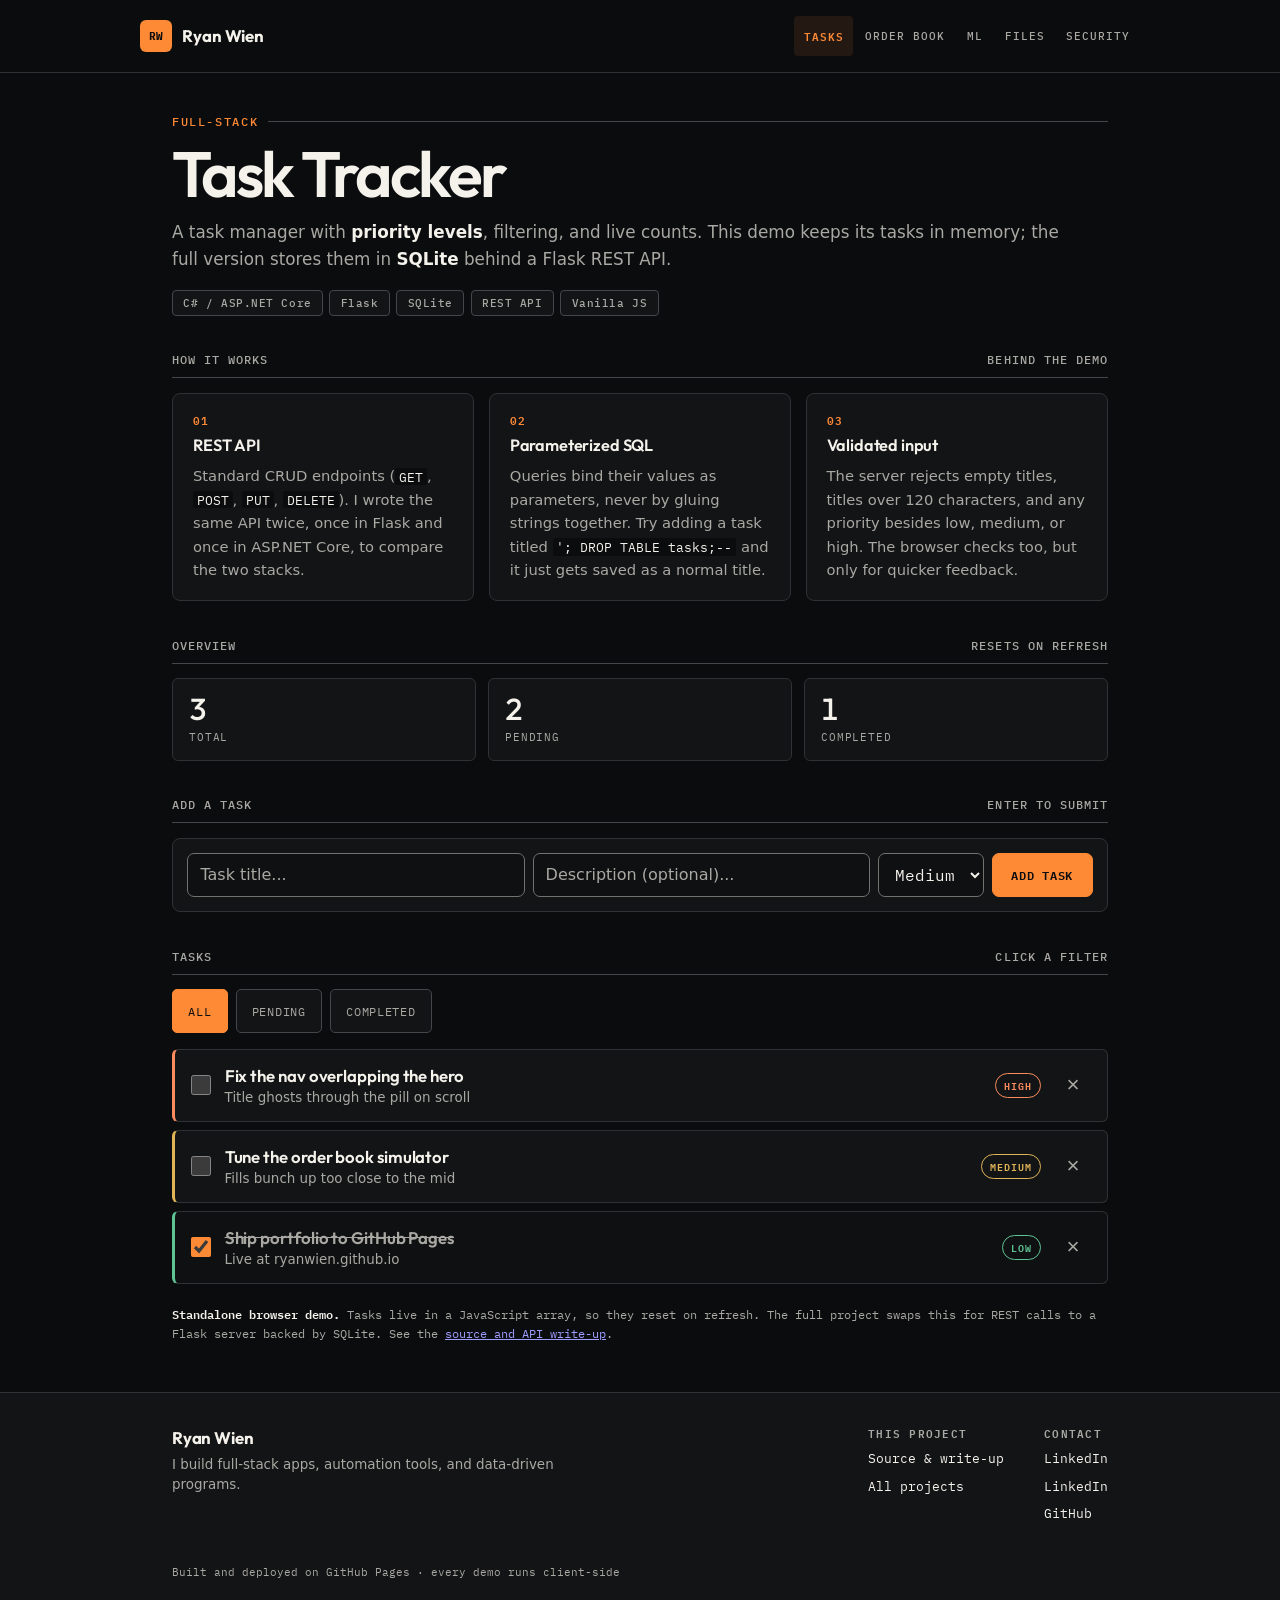
<file: task-tracker/demo.html>
<!DOCTYPE html>
<html lang="en">
<head>
    <meta charset="UTF-8">
    <meta name="viewport" content="width=device-width, initial-scale=1.0">
    <title>Task Tracker · Live Demo</title>
<link rel="icon" href="../assets/favicon-orange-v2.svg" type="image/svg+xml" />
<meta name="description" content="A task manager with priority levels, filtering, and live counts, running in your browser. Flask + SQLite REST backend in the full version." />
<meta property="og:title" content="Task Tracker · Ryan Wien" />
<meta property="og:description" content="A task manager with priority levels, filtering, and live counts, running in your browser. Flask + SQLite REST backend in the full version." />
<meta property="og:type" content="website" />
<meta property="og:url" content="https://ryanwien.github.io/Portfolio2026/task-tracker/demo.html" />
<meta property="og:image" content="https://ryanwien.github.io/Portfolio2026/assets/og-image.png" />
<meta property="og:image:width" content="1200" />
<meta property="og:image:height" content="630" />
<meta name="twitter:card" content="summary_large_image" />
<meta name="twitter:image" content="https://ryanwien.github.io/Portfolio2026/assets/og-image.png" />
    <link rel="preconnect" href="https://fonts.googleapis.com" />
    <link rel="preconnect" href="https://fonts.gstatic.com" crossorigin />
    <link rel="preconnect" href="https://cdn.jsdelivr.net" crossorigin />
    <link href="https://fonts.googleapis.com/css2?family=Outfit:wght@400;500;600;700&family=IBM+Plex+Mono:wght@400;500;600&display=swap" rel="stylesheet" media="print" onload="this.media='all'" />
    <noscript><link href="https://fonts.googleapis.com/css2?family=Outfit:wght@400;500;600;700&family=IBM+Plex+Mono:wght@400;500;600&display=swap" rel="stylesheet" /></noscript>
    <link rel="stylesheet" href="../assets/site.css" />
    <style>
      :root{
        --site-w:1000px;
        --bg:#0b0c0e; --surface:#131416; --sunken:#0f1012; --ink:#f5f2ec; --muted:#aaa8a3;
        --line:#303134; --line-strong:#45464a; --line-field:#72716d; /* field borders need 3:1 on --surface */
        --accent:#ff8a36; --accent-soft:rgba(255,138,54,.18); --accent-ink:#0b0c0e;
        --high:#FB8C5E; --medium:#E0B457; --low:#5FC494;
        --high-ink:#FB8C5E; --medium-ink:#E0B457; --low-ink:#5FC494;
        --mono:'IBM Plex Mono',ui-monospace,SFMono-Regular,Menlo,monospace;
        --display:'Outfit',system-ui,-apple-system,sans-serif;
        --body:system-ui,-apple-system,'Segoe UI',Roboto,sans-serif;
      }
      *{box-sizing:border-box;margin:0;padding:0}
      html{-webkit-text-size-adjust:100%;text-size-adjust:100%}
      /* Brand surfaces are defined by the portfolio theme below. */
      body{font-family:var(--body); color:var(--ink); line-height:1.5;
        padding:0; -webkit-font-smoothing:antialiased}
      .container{max-width:var(--site-w); margin:0 auto;
        padding:clamp(1.5rem,4vw,2.75rem) var(--site-pad) 1rem}

      .eyebrow{font-family:var(--mono); font-size:.72rem; font-weight:500; letter-spacing:.14em;
        text-transform:uppercase; color:var(--muted); display:flex; gap:.6rem; align-items:center}
      .eyebrow::after{content:"";flex:1;height:1px;background:var(--line-strong)}
      .eyebrow a{color:var(--muted); text-decoration:none; border-bottom:1px solid transparent}
      .eyebrow a:hover{color:var(--ink); border-bottom-color:var(--accent)}
      h1{font-family:var(--display); font-weight:700; line-height:1.03;
        font-size:clamp(2rem,6vw,3rem); letter-spacing:-.02em; margin:.6rem 0 .4rem}
      .lead{font-size:clamp(.95rem,2.4vw,1.08rem); color:var(--muted); max-width:54em}
      .lead b{color:var(--ink); font-weight:600}

      .section-label{font-family:var(--mono); font-size:.72rem; font-weight:500; letter-spacing:.12em; text-transform:uppercase;
        color:var(--muted); margin:2.2rem 0 .9rem; padding-bottom:.55rem; border-bottom:1px solid var(--line-strong);
        display:flex; justify-content:space-between; align-items:baseline; gap:1rem}

      /* stat tiles */
      .stats{display:grid; grid-template-columns:repeat(3,1fr); gap:.75rem}
      .stat-card{background:var(--surface); border:1px solid var(--line); border-radius:8px;
        padding:.9rem 1rem; display:flex; flex-direction:column}
      .stat-number{font-family:var(--display); font-weight:700; font-size:1.9rem; letter-spacing:-.01em; line-height:1.1}
      .stat-label{font-family:var(--mono); font-size:.68rem; letter-spacing:.08em; text-transform:uppercase; color:var(--muted); margin-top:.15rem}

      /* compose */
      .task-form{display:flex; gap:.5rem; flex-wrap:wrap; background:var(--surface);
        border:1px solid var(--line); border-radius:10px; padding:.9rem}
      .task-form input[type="text"], .task-form select{
        font-family:var(--body); font-size:.92rem; color:var(--ink); background:var(--sunken);
        border:1px solid var(--line-field); border-radius:7px; padding:.6rem .75rem}
      .task-form input[type="text"]{flex:1; min-width:150px}
      .task-form input[type="text"]::placeholder{color:var(--muted)}
      .task-form input[type="text"]:focus, .task-form select:focus{
        outline:none; border-color:var(--accent); box-shadow:0 0 0 3px var(--accent-soft)}
      .task-form select{font-family:var(--mono); font-size:.82rem; cursor:pointer}
      .task-form button{font-family:var(--mono); font-size:.78rem; font-weight:600; letter-spacing:.06em;
        text-transform:uppercase; padding:.6rem 1.15rem; border:1px solid var(--accent); border-radius:7px;
        background:var(--accent); color:var(--accent-ink); cursor:pointer; transition:filter .15s}
      .task-form button:hover{filter:brightness(1.1)}

      /* filters */
      .filters{display:flex; gap:.5rem; flex-wrap:wrap; margin-bottom:1rem}
      .filter-btn{font-family:var(--mono); font-size:.75rem; letter-spacing:.06em; text-transform:uppercase;
        padding:.45rem .95rem; border:1px solid var(--line-strong); border-radius:999px;
        background:var(--surface); color:var(--muted); cursor:pointer; transition:background .15s,color .15s,border-color .15s}
      .filter-btn:hover{color:var(--ink); border-color:var(--accent)}
      .filter-btn.active{background:var(--accent); color:var(--accent-ink); border-color:var(--accent)}

      /* task rows */
      .task-item{display:flex; align-items:center; gap:.85rem;
        background:var(--surface); border:1px solid var(--line); border-left:3px solid var(--line-strong);
        border-radius:8px; padding:.8rem 1rem; margin-bottom:.5rem}
      .task-item.priority-high{border-left-color:var(--high)}
      .task-item.priority-medium{border-left-color:var(--medium)}
      .task-item.priority-low{border-left-color:var(--low)}
      .task-item.completed{background:var(--sunken)}
      .task-item.completed .task-title{text-decoration:line-through; color:var(--muted)}
      .task-content{flex:1; display:flex; flex-direction:column; min-width:0}
      .task-title{font-family:var(--display); font-weight:600; font-size:1rem; letter-spacing:-.005em}
      .task-desc{font-size:.84rem; color:var(--muted)}
      .task-priority{font-family:var(--mono); font-size:.64rem; font-weight:600; letter-spacing:.1em;
        text-transform:uppercase; color:var(--muted); padding:.22rem .5rem;
        border:1px solid var(--line-strong); border-radius:999px; white-space:nowrap}
      .priority-high .task-priority{color:var(--high-ink); border-color:var(--high)}
      .priority-medium .task-priority{color:var(--medium-ink); border-color:var(--medium)}
      .priority-low .task-priority{color:var(--low-ink); border-color:var(--low)}
      .delete-btn{background:none; border:none; color:var(--muted); font-size:1.4rem; line-height:1;
        cursor:pointer; padding:0 .2rem; transition:color .15s}
      .delete-btn:hover{color:var(--high)}
      .task-check{width:17px; height:17px; flex:none; accent-color:var(--accent); cursor:pointer}
      /* Touch only. Completing and deleting are the two things you actually do
         here, and at 17px and 19px they were well under a finger's width — with
         the destructive one sitting right beside the harmless one. Padding grows
         the hit area without moving the control or resizing the glyph. */
      @media (pointer:coarse){
        .task-check{width:24px; height:24px}
        .delete-btn{padding:0 .55rem; min-height:32px}
      }
      .empty{font-family:var(--mono); font-size:.8rem; text-align:center; color:var(--muted);
        background:var(--surface); border:1px dashed var(--line-strong); border-radius:8px; padding:2.2rem 1rem}

      .visually-hidden{position:absolute; width:1px; height:1px; margin:-1px; padding:0;
        overflow:hidden; clip:rect(0 0 0 0); white-space:nowrap; border:0}

      .note{font-family:var(--mono); font-size:.74rem; color:var(--muted); margin-top:1.3rem; line-height:1.65}
      .note b{color:var(--ink); font-weight:600}
      a:focus-visible, button:focus-visible{outline:2px solid var(--accent); outline-offset:2px; border-radius:3px}

      @media (max-width:640px){
        .stats{grid-template-columns:1fr 1fr}
        .stats .stat-card:first-child{grid-column:1 / -1}
        .task-form input[type="text"]{min-width:100%}
        .task-form select, .task-form button{flex:1}
      }
      @media (prefers-reduced-motion:reduce){*{transition:none!important}}
    </style>
<style id="portfolio-theme">
/* Ryan Wien portfolio theme: charcoal, warm paper, and orange wayfinding. */
:root {
  color-scheme:dark;
  --site-bg:var(--bg); --site-surface:var(--surface); --site-ink:var(--ink);
  --site-muted:var(--muted); --site-line:var(--line); --site-line-strong:var(--line-strong);
  --site-accent:var(--accent); --site-accent-ink:var(--accent-ink);
  --site-nebula:var(--accent); --site-grad:linear-gradient(var(--accent),var(--accent));
  --site-display:var(--display); --site-mono:var(--mono); --site-body:var(--body);
  --site-pad:clamp(1rem,3vw,2rem);
}
html,body { background:var(--bg); }
body::before,body::after { content:none; }
::selection { background:var(--accent); color:var(--accent-ink); }
.site-nav { padding:.75rem var(--site-pad); background:var(--bg); border-bottom:1px solid var(--line); }
.site-nav::after { content:none; }
.site-nav-inner { padding:.25rem 0; border:0; border-radius:0; background:var(--bg); box-shadow:none; backdrop-filter:none; }
.site-brand { font-size:1.05rem; gap:.65rem; }
.site-brand .site-mark { width:32px; height:32px; border-radius:6px; font-size:.68rem; }
.site-brand:hover .site-mark { transform:none; }
.site-link { min-height:40px; display:flex; align-items:center; border-radius:4px; }
.site-link[aria-current="page"] { background:color-mix(in srgb,var(--accent) 10%,transparent); }
.wrap,.container { width:100%; padding-top:2.5rem; padding-bottom:3rem; }
h1 { font-weight:600; font-size:clamp(2.5rem,5vw,4rem); letter-spacing:-.045em; margin:.65rem 0 .75rem; }
.eyebrow { color:var(--accent); }
.lead { font-size:1.05rem; line-height:1.65; }
.site-chip { border-radius:4px; }
.site-card { background:var(--surface); border:1px solid var(--line); border-radius:8px; box-shadow:none; }
.site-card::after { content:none; }
.site-card:hover { transform:none; border-color:var(--line-strong); }
.site-card p { font-size:.92rem; }
.section-label { letter-spacing:.09em; }
.stat-card,.tile { background:var(--surface); border-radius:6px; border-color:var(--line); }
.stat-number,.tile .m { font-weight:500; font-variant-numeric:tabular-nums; }
.task-form { border-radius:8px; }
.task-form input[type="text"],.task-form select { font-size:1rem; min-height:44px; }
.task-form button,.chipbtn,.filter-btn { min-height:44px; }
.filter-btn { border-radius:5px; }
.task-item { border-radius:6px; }
.task-title { font-size:1.05rem; }
.task-title,.task-desc { overflow-wrap:anywhere; }
.task-check { width:20px; height:20px; }
.delete-btn { min-width:36px; min-height:36px; border-radius:4px; }
.delete-btn:hover { background:var(--line); }
.stream { border-radius:6px; top:6.5rem; }
.tune { border-radius:6px; }
.alert { border-radius:5px; }
.alert-title { font-size:1rem; }
.source { border-radius:8px; }
.site-footer { background:var(--surface); border-top:1px solid var(--line); }
.site-footer-name { font-family:var(--display); }
.site-footer-note { color:var(--muted); }
@media(max-width:640px) {
 .site-nav-inner { flex-wrap:wrap; gap:.35rem; }
 .site-links { width:100%; margin-left:0; }
 .site-link { flex:none; padding-inline:.7rem; }
 .wrap,.container { padding-top:1.75rem; }
 .section-label { gap:.5rem; flex-wrap:wrap; }
 .task-item { gap:.55rem; padding:.8rem .7rem; }
 .task-check { width:24px; height:24px; }
 .delete-btn { min-width:40px; min-height:40px; }
}
</style>
</head>
<body>
    <nav class="site-nav" aria-label="Site">
      <div class="site-nav-inner">
        <a class="site-brand" href="https://ryan-wien.higgsfield.app"><span class="site-mark">RW</span><span>Ryan Wien</span></a>
        <div class="site-links">
          <a class="site-link" href="../task-tracker/demo.html" aria-current="page">Tasks</a>
          <a class="site-link" href="../matching-engine/orderbook_terminal.html">Order Book</a>
          <a class="site-link" href="../ml-housing/demo.html">ML</a>
          <a class="site-link" href="../file-organizer/demo.html">Files</a>
          <a class="site-link" href="../security-log-analyzer/demo.html">Security</a>
        </div>
      </div>
    </nav>

    <main class="container">
        <div class="eyebrow">Full-stack</div>
        <h1>Task Tracker</h1>
        <p class="lead">A task manager with <b>priority levels</b>, filtering, and live counts. This demo keeps its tasks in memory; the full version stores them in <b>SQLite</b> behind a Flask REST API.</p>
        <div class="site-chips">
          <span class="site-chip">C# / ASP.NET Core</span>
          <span class="site-chip">Flask</span>
          <span class="site-chip">SQLite</span>
          <span class="site-chip">REST API</span>
          <span class="site-chip">Vanilla JS</span>
        </div>

        <h2 class="section-label"><span>How it works</span><span>Behind the demo</span></h2>
        <div class="site-how">
          <div class="site-card">
            <div class="site-card-n">01</div>
            <h3>REST API</h3>
            <p>Standard CRUD endpoints (<code>GET</code>, <code>POST</code>, <code>PUT</code>, <code>DELETE</code>). I wrote the same API twice, once in Flask and once in ASP.NET Core, to compare the two stacks.</p>
          </div>
          <div class="site-card">
            <div class="site-card-n">02</div>
            <h3>Parameterized SQL</h3>
            <p>Queries bind their values as parameters, never by gluing strings together. Try adding a task titled <code>'; DROP TABLE tasks;--</code> and it just gets saved as a normal title.</p>
          </div>
          <div class="site-card">
            <div class="site-card-n">03</div>
            <h3>Validated input</h3>
            <p>The server rejects empty titles, titles over 120 characters, and any priority besides low, medium, or high. The browser checks too, but only for quicker feedback.</p>
          </div>
        </div>

        <h2 class="section-label"><span>Overview</span><span>Resets on refresh</span></h2>
        <section class="stats">
            <div class="stat-card">
                <span class="stat-number" id="stat-total">0</span>
                <span class="stat-label">Total</span>
            </div>
            <div class="stat-card">
                <span class="stat-number" id="stat-pending">0</span>
                <span class="stat-label">Pending</span>
            </div>
            <div class="stat-card">
                <span class="stat-number" id="stat-completed">0</span>
                <span class="stat-label">Completed</span>
            </div>
        </section>

        <h2 class="section-label"><span>Add a task</span><span>Enter to submit</span></h2>
        <form class="task-form" id="task-form">
            <input type="text" id="task-title" placeholder="Task title..." maxlength="120" aria-label="Task title">
            <input type="text" id="task-description" placeholder="Description (optional)..." aria-label="Task description">
            <select id="task-priority" aria-label="Task priority">
                <option value="low">Low</option>
                <option value="medium" selected>Medium</option>
                <option value="high">High</option>
            </select>
            <button type="submit" id="add-btn">Add Task</button>
        </form>

        <h2 class="section-label" id="tasks-heading" tabindex="-1"><span>Tasks</span><span>Click a filter</span></h2>
        <section class="filters">
            <button class="filter-btn active" data-filter="all" aria-pressed="true">All</button>
            <button class="filter-btn" data-filter="pending" aria-pressed="false">Pending</button>
            <button class="filter-btn" data-filter="completed" aria-pressed="false">Completed</button>
        </section>

        <section class="task-list" id="task-list" role="list"></section>
        <div class="visually-hidden" id="task-status" role="status" aria-live="polite"></div>

        <p class="note"><b>Standalone browser demo.</b> Tasks live in a JavaScript array, so they reset on refresh.
        The full project swaps this for REST calls to a Flask server backed by SQLite. See the
        <a href="https://github.com/ryanwien/Portfolio2026/tree/main/task-tracker">source and API write-up</a>.</p>

    </main>

    <footer class="site-footer">
      <div class="site-footer-inner">
        <div class="site-footer-brand">
          <div class="site-footer-name">Ryan Wien</div>
          <p class="site-footer-tag">I build full-stack apps, automation tools, and data-driven programs.</p>
        </div>
        <div class="site-footer-col">
          <div class="site-footer-h">This project</div>
          <a href="https://github.com/ryanwien/Portfolio2026/tree/main/task-tracker">Source &amp; write-up</a>
          <a href="https://ryan-wien.higgsfield.app">All projects</a>
        </div>
        <div class="site-footer-col">
          <div class="site-footer-h">Contact</div>
          <a href="https://www.linkedin.com/in/ryan-wien" target="_blank" rel="noopener">LinkedIn</a>
          <a href="https://www.linkedin.com/in/ryan-wien">LinkedIn</a>
          <a href="https://github.com/ryanwien/Portfolio2026">GitHub</a>
        </div>
      </div>
      <div class="site-footer-note">Built and deployed on GitHub Pages · every demo runs client-side</div>
    </footer>

    <script>
        /*
         * Standalone demo logic.
         * Instead of calling a backend, this keeps tasks in a JavaScript array
         * in memory. The full project (app.py) replaces this with real REST API
         * calls to a Flask server backed by SQLite.
         */
        let tasks = [
            { id: 1, title: "Fix the nav overlapping the hero", description: "Title ghosts through the pill on scroll", priority: "high", completed: false },
            { id: 2, title: "Tune the order book simulator", description: "Fills bunch up too close to the mid", priority: "medium", completed: false },
            { id: 3, title: "Ship portfolio to GitHub Pages", description: "Live at ryanwien.github.io", priority: "low", completed: true },
        ];
        let nextId = 4;
        let currentFilter = "all";
        // Mirrors MAX_TITLE_LENGTH in backend/app.py and Titles.MaxLength in
        // the C# API, and the maxlength on the title field above.
        const MAX_TITLE_LENGTH = 120;
        // Rebuilding the list with innerHTML drops keyboard focus, so handlers
        // note which task should hold it and render() restores it afterwards.
        // A task id means "focus that row's checkbox"; anything missing (deleted,
        // or filtered out of view) falls back to the Tasks heading.
        let pendingFocus = null;

        function getFilteredTasks() {
            if (currentFilter === "pending") return tasks.filter(t => !t.completed);
            if (currentFilter === "completed") return tasks.filter(t => t.completed);
            return tasks;
        }

        function escapeHtml(text) {
            const div = document.createElement("div");
            div.textContent = text;
            // innerHTML leaves quotes alone, but this output also lands inside
            // double-quoted aria-labels, so escape them too.
            return div.innerHTML.replace(/"/g, "&quot;");
        }

        // The list swap is silent for screen readers, so narrate each change
        // through the polite live region under the list.
        function announce(action) {
            const pending = tasks.filter(t => !t.completed).length;
            document.getElementById("task-status").textContent =
                `${action}. ${tasks.length} total, ${pending} pending.`;
        }

        function render() {
            const list = document.getElementById("task-list");
            const filtered = getFilteredTasks();
            list.innerHTML = "";

            if (filtered.length === 0) {
                list.innerHTML = '<p class="empty">No tasks here. Add one above!</p>';
            } else {
                filtered.forEach(task => {
                    const item = document.createElement("div");
                    item.className = `task-item priority-${task.priority}` + (task.completed ? " completed" : "");
                    item.setAttribute("role", "listitem");
                    item.dataset.id = task.id;
                    item.innerHTML = `
                        <input type="checkbox" class="task-check" ${task.completed ? "checked" : ""} aria-label="Mark &quot;${escapeHtml(task.title)}&quot; complete">
                        <div class="task-content">
                            <span class="task-title">${escapeHtml(task.title)}</span>
                            ${task.description ? `<span class="task-desc">${escapeHtml(task.description)}</span>` : ""}
                        </div>
                        <span class="task-priority">${task.priority}</span>
                        <button type="button" class="delete-btn" aria-label="Delete &quot;${escapeHtml(task.title)}&quot;">&times;</button>
                    `;
                    item.querySelector(".task-check").addEventListener("change", (e) => {
                        task.completed = e.target.checked;
                        pendingFocus = task.id;
                        render();
                        announce(task.completed ? "Task completed" : "Task marked pending");
                    });
                    item.querySelector(".delete-btn").addEventListener("click", () => {
                        const visible = getFilteredTasks();
                        const idx = visible.indexOf(task);
                        const next = visible[idx + 1] || visible[idx - 1];
                        tasks = tasks.filter(t => t.id !== task.id);
                        pendingFocus = next ? next.id : "heading";
                        render();
                        announce("Task deleted");
                    });
                    list.appendChild(item);
                });
            }

            document.getElementById("stat-total").textContent = tasks.length;
            document.getElementById("stat-pending").textContent = tasks.filter(t => !t.completed).length;
            document.getElementById("stat-completed").textContent = tasks.filter(t => t.completed).length;

            if (pendingFocus !== null) {
                const check = list.querySelector(`.task-item[data-id="${pendingFocus}"] .task-check`);
                (check || document.getElementById("tasks-heading")).focus();
                pendingFocus = null;
            }
        }

        document.getElementById("task-form").addEventListener("submit", (e) => {
            e.preventDefault();
            const titleInput = document.getElementById("task-title");
            const descInput = document.getElementById("task-description");
            const priorityInput = document.getElementById("task-priority");
            const title = titleInput.value.trim();
            if (!title) { alert("Please enter a task title."); return; }
            // The same two rules the Flask and ASP.NET Core handlers apply, so
            // this stand-in accepts exactly what the real API would. maxlength
            // covers typing; it does nothing for a value set from a console.
            if (title.length > MAX_TITLE_LENGTH) {
                alert(`Title must be ${MAX_TITLE_LENGTH} characters or less.`);
                return;
            }
            tasks.unshift({
                id: nextId++, title: title,
                description: descInput.value.trim(),
                priority: priorityInput.value, completed: false,
            });
            titleInput.value = ""; descInput.value = ""; priorityInput.value = "medium";
            render();
            announce("Task added");
        });

        document.querySelectorAll(".filter-btn").forEach(btn => {
            btn.addEventListener("click", () => {
                document.querySelectorAll(".filter-btn").forEach(b => {
                    b.classList.remove("active");
                    b.setAttribute("aria-pressed", "false");
                });
                btn.classList.add("active");
                btn.setAttribute("aria-pressed", "true");
                currentFilter = btn.dataset.filter;
                render();
            });
        });

        render();
    </script>
</body>
</html>
</file>
<file: task-tracker/frontend/styles.css>
/* styles.css — Task Tracker styling
 *
 * Plain CSS, no framework. Uses CSS custom properties (variables)
 * for the color palette so it's easy to retheme.
 */

:root {
    --bg: #f4f5f7;
    --card: #ffffff;
    --text: #1a1a1a;
    --text-muted: #6b7280;
    --accent: #2c3e50;
    --border: #e5e7eb;
    --high: #ef4444;
    --medium: #f59e0b;
    --low: #10b981;
}

* {
    margin: 0;
    padding: 0;
    box-sizing: border-box;
}

body {
    font-family: -apple-system, BlinkMacSystemFont, "Segoe UI", Roboto, sans-serif;
    background: var(--bg);
    color: var(--text);
    line-height: 1.5;
    padding: 2rem 1rem;
}

.container {
    max-width: 640px;
    margin: 0 auto;
}

header {
    text-align: center;
    margin-bottom: 1.5rem;
}

h1 {
    font-size: 2rem;
    color: var(--accent);
}

.subtitle {
    color: var(--text-muted);
    font-size: 0.9rem;
}

/* --- Stats --- */
.stats {
    display: flex;
    gap: 1rem;
    margin-bottom: 1.5rem;
}

.stat-card {
    flex: 1;
    background: var(--card);
    border: 1px solid var(--border);
    border-radius: 8px;
    padding: 1rem;
    text-align: center;
    display: flex;
    flex-direction: column;
}

.stat-number {
    font-size: 1.75rem;
    font-weight: 700;
    color: var(--accent);
}

.stat-label {
    font-size: 0.8rem;
    color: var(--text-muted);
    text-transform: uppercase;
    letter-spacing: 0.05em;
}

/* --- Task form --- */
.task-form {
    display: flex;
    gap: 0.5rem;
    margin-bottom: 1rem;
    flex-wrap: wrap;
}

.task-form input[type="text"] {
    flex: 1;
    min-width: 140px;
    padding: 0.6rem 0.8rem;
    border: 1px solid var(--border);
    border-radius: 6px;
    font-size: 0.95rem;
}

.task-form select {
    padding: 0.6rem;
    border: 1px solid var(--border);
    border-radius: 6px;
    background: var(--card);
}

.task-form button,
.filter-btn {
    padding: 0.6rem 1.2rem;
    border: none;
    border-radius: 6px;
    background: var(--accent);
    color: white;
    cursor: pointer;
    font-size: 0.95rem;
    transition: opacity 0.15s;
}

.task-form button:hover {
    opacity: 0.9;
}

/* --- Filters --- */
.filters {
    display: flex;
    gap: 0.5rem;
    margin-bottom: 1rem;
}

.filter-btn {
    background: var(--card);
    color: var(--text-muted);
    border: 1px solid var(--border);
}

.filter-btn.active {
    background: var(--accent);
    color: white;
    border-color: var(--accent);
}

/* --- Task list --- */
.task-item {
    display: flex;
    align-items: center;
    gap: 0.75rem;
    background: var(--card);
    border: 1px solid var(--border);
    border-left: 4px solid var(--border);
    border-radius: 8px;
    padding: 0.8rem 1rem;
    margin-bottom: 0.5rem;
}

.task-item.priority-high { border-left-color: var(--high); }
.task-item.priority-medium { border-left-color: var(--medium); }
.task-item.priority-low { border-left-color: var(--low); }

.task-item.completed .task-title {
    text-decoration: line-through;
    color: var(--text-muted);
}

.task-content {
    flex: 1;
    display: flex;
    flex-direction: column;
}

.task-title {
    font-weight: 500;
}

.task-desc {
    font-size: 0.85rem;
    color: var(--text-muted);
}

.task-priority {
    font-size: 0.7rem;
    text-transform: uppercase;
    letter-spacing: 0.05em;
    color: var(--text-muted);
    padding: 0.2rem 0.5rem;
    border: 1px solid var(--border);
    border-radius: 4px;
}

.delete-btn {
    background: none;
    border: none;
    color: var(--text-muted);
    font-size: 1.5rem;
    line-height: 1;
    cursor: pointer;
    padding: 0 0.25rem;
}

.delete-btn:hover {
    color: var(--high);
}

.task-check {
    width: 18px;
    height: 18px;
    cursor: pointer;
}

.empty {
    text-align: center;
    color: var(--text-muted);
    padding: 2rem;
}
</file>
<file: assets/site.css>
/* ---------------------------------------------------------------------------
   site.css — shared chrome for every page: top nav, hero furniture,
   "how it works" cards, and the footer.

   Everything here is namespaced --site-* / .site-* so it can sit on top of a
   demo's own stylesheet without colliding. A page with its own palette (the
   matching engine's trading terminal, for example) just re-declares the
   --site-* tokens and the chrome follows it.

   Load this BEFORE the page's inline <style> so the page always wins.
--------------------------------------------------------------------------- */

/* Deep-space theme: the site commits to a single dark cosmic look, so there is
   no light palette. color-scheme:dark keeps form controls and scrollbars in
   step with it. */
:root{
  color-scheme:dark;
  --site-bg:#070B15;
  --site-surface:#0E1524;
  --site-ink:#E9EEF8;
  --site-muted:#94A1B7;
  --site-line:#1D2839;
  --site-line-strong:#2B3A52;
  --site-accent:#6E86FF;
  --site-accent-ink:#070B15;
  --site-nebula:#B48CFF;
  --site-grad:linear-gradient(137deg,#6E86FF 0%,#B48CFF 55%,#6E86FF 100%);
  --site-mono:'JetBrains Mono',ui-monospace,SFMono-Regular,Menlo,monospace;
  --site-display:'Bricolage Grotesque',system-ui,-apple-system,sans-serif;
  --site-serif:'Instrument Serif',Georgia,serif;
  --site-body:system-ui,-apple-system,'Segoe UI',Roboto,sans-serif;
  /* Each page sets this to its own content width so the chrome lines up. */
  --site-w:1000px;
  --site-pad:1.25rem;
}

/* Paint the root element, not just body. Body's background normally propagates
   to the canvas, but that stops covering the full area if anything ever makes
   the page scroll horizontally — the leftover strip renders as bare white.
   Setting it here means the canvas is painted whatever else happens. Each page
   re-points --site-bg to its own palette, so this follows the page's theme. */
html{background:var(--site-bg); scroll-behavior:smooth}
@media (prefers-reduced-motion:reduce){html{scroll-behavior:auto}}

/* Hold the footer at the bottom of the window when a page is shorter than the
   viewport. Without this the footer floats partway up on a tall screen with
   dead space under it, which reads as the page failing to finish. */
body{min-height:100vh; display:flex; flex-direction:column}
body > .site-footer{margin-top:auto}

/* ---- starfield ----------------------------------------------------------- */

/* Two fixed pseudo-elements at z-index:-1: they paint above the root canvas
   colour but below every in-flow box, so cards and panels naturally occlude
   the sky. For this to show, pages must leave body's own background
   transparent — the demo pages were edited to match.

   The sky is split across ::before (nebula + far stars) and ::after (near
   stars) so scrolling can drift them at different speeds: space.js keeps the
   unitless --scroll custom property at window.scrollY, and each layer
   translates by its own fraction of it. transform + opacity only, so the
   parallax composites on the GPU. The oversized inset hides the edges the
   translation would otherwise reveal. */
body::before{
  content:""; position:fixed; inset:-18% 0 0; z-index:-1; pointer-events:none;
  transform:translate3d(0, calc(var(--scroll,0) * -0.03px), 0);
  background-image:
    radial-gradient(ellipse 60% 45% at 18% 8%, rgba(110,134,255,.14), transparent 70%),
    radial-gradient(ellipse 55% 40% at 85% 25%, rgba(180,140,255,.09), transparent 70%),
    radial-gradient(ellipse 70% 50% at 55% 100%, rgba(110,134,255,.07), transparent 70%),
    url("data:image/svg+xml,%3Csvg xmlns='http://www.w3.org/2000/svg' width='700' height='700'%3E%3Cg fill='%23E9EEF8'%3E%3Ccircle cx='34' cy='51' r='1'/%3E%3Ccircle cx='142' cy='19' r='.7'/%3E%3Ccircle cx='240' cy='84' r='1.2' opacity='.8'/%3E%3Ccircle cx='329' cy='38' r='.6' opacity='.6'/%3E%3Ccircle cx='437' cy='121' r='.9'/%3E%3Ccircle cx='512' cy='62' r='.7' opacity='.7'/%3E%3Ccircle cx='623' cy='140' r='1.1'/%3E%3Ccircle cx='58' cy='187' r='.8' opacity='.6'/%3E%3Ccircle cx='198' cy='232' r='1' opacity='.9'/%3E%3Ccircle cx='302' cy='176' r='.6'/%3E%3Ccircle cx='398' cy='259' r='1.2' opacity='.7'/%3E%3Ccircle cx='511' cy='204' r='.7'/%3E%3Ccircle cx='648' cy='287' r='.9' opacity='.8'/%3E%3Ccircle cx='81' cy='331' r='1.1'/%3E%3Ccircle cx='176' cy='389' r='.6' opacity='.6'/%3E%3Ccircle cx='289' cy='344' r='.9'/%3E%3Ccircle cx='417' cy='401' r='.7' opacity='.8'/%3E%3Ccircle cx='534' cy='352' r='1'/%3E%3Ccircle cx='612' cy='428' r='.6' opacity='.6'/%3E%3Ccircle cx='47' cy='474' r='.9' opacity='.9'/%3E%3Ccircle cx='159' cy='522' r='1.2'/%3E%3Ccircle cx='273' cy='487' r='.6' opacity='.7'/%3E%3Ccircle cx='366' cy='548' r='.9'/%3E%3Ccircle cx='487' cy='509' r='.7' opacity='.6'/%3E%3Ccircle cx='592' cy='561' r='1.1' opacity='.9'/%3E%3Ccircle cx='94' cy='614' r='.7'/%3E%3Ccircle cx='217' cy='659' r='1' opacity='.8'/%3E%3Ccircle cx='341' cy='622' r='.6'/%3E%3Ccircle cx='459' cy='671' r='.9' opacity='.7'/%3E%3Ccircle cx='571' cy='639' r='.7'/%3E%3Ccircle cx='667' cy='598' r='1.2' opacity='.8'/%3E%3Ccircle cx='688' cy='341' r='.7' opacity='.6'/%3E%3C/g%3E%3C/svg%3E");
  background-size:auto, auto, auto, 700px 700px;
  background-position:0 0, 0 0, 0 0, 0 0;
}
/* Near star layer: same tile, larger scale, its own drift speed and a
   slower counter-phased twinkle. */
body::after{
  content:""; position:fixed; inset:-18% 0 0; z-index:-1; pointer-events:none;
  transform:translate3d(0, calc(var(--scroll,0) * -0.08px), 0);
  background-image:
url("data:image/svg+xml,%3Csvg xmlns='http://www.w3.org/2000/svg' width='700' height='700'%3E%3Cg fill='%23E9EEF8'%3E%3Ccircle cx='34' cy='51' r='1'/%3E%3Ccircle cx='142' cy='19' r='.7'/%3E%3Ccircle cx='240' cy='84' r='1.2' opacity='.8'/%3E%3Ccircle cx='329' cy='38' r='.6' opacity='.6'/%3E%3Ccircle cx='437' cy='121' r='.9'/%3E%3Ccircle cx='512' cy='62' r='.7' opacity='.7'/%3E%3Ccircle cx='623' cy='140' r='1.1'/%3E%3Ccircle cx='58' cy='187' r='.8' opacity='.6'/%3E%3Ccircle cx='198' cy='232' r='1' opacity='.9'/%3E%3Ccircle cx='302' cy='176' r='.6'/%3E%3Ccircle cx='398' cy='259' r='1.2' opacity='.7'/%3E%3Ccircle cx='511' cy='204' r='.7'/%3E%3Ccircle cx='648' cy='287' r='.9' opacity='.8'/%3E%3Ccircle cx='81' cy='331' r='1.1'/%3E%3Ccircle cx='176' cy='389' r='.6' opacity='.6'/%3E%3Ccircle cx='289' cy='344' r='.9'/%3E%3Ccircle cx='417' cy='401' r='.7' opacity='.8'/%3E%3Ccircle cx='534' cy='352' r='1'/%3E%3Ccircle cx='612' cy='428' r='.6' opacity='.6'/%3E%3Ccircle cx='47' cy='474' r='.9' opacity='.9'/%3E%3Ccircle cx='159' cy='522' r='1.2'/%3E%3Ccircle cx='273' cy='487' r='.6' opacity='.7'/%3E%3Ccircle cx='366' cy='548' r='.9'/%3E%3Ccircle cx='487' cy='509' r='.7' opacity='.6'/%3E%3Ccircle cx='592' cy='561' r='1.1' opacity='.9'/%3E%3Ccircle cx='94' cy='614' r='.7'/%3E%3Ccircle cx='217' cy='659' r='1' opacity='.8'/%3E%3Ccircle cx='341' cy='622' r='.6'/%3E%3Ccircle cx='459' cy='671' r='.9' opacity='.7'/%3E%3Ccircle cx='571' cy='639' r='.7'/%3E%3Ccircle cx='667' cy='598' r='1.2' opacity='.8'/%3E%3Ccircle cx='688' cy='341' r='.7' opacity='.6'/%3E%3C/g%3E%3C/svg%3E");
  background-size:1150px 1150px;
  background-position:380px 240px;
  animation:site-twinkle 11s ease-in-out 2s infinite;
}

/* ---- 3D models ------------------------------------------------------------ */

/* Procedural three.js emblems (space3d.js draws into these). Three sizes:
   the homepage hero centerpiece, the homepage project-card emblem, and the
   demo-page header emblem. The radial glow behind each stands in for a floor
   so the object doesn't float in nothing. */
.site-model{
  background:radial-gradient(closest-side, rgba(110,134,255,.16), transparent);
  border:none; outline:none; touch-action:pan-y; cursor:grab;
}
.site-model:active{cursor:grabbing}
.site-model canvas{display:block; width:100%; height:100%}
.site-model-hero{width:min(340px,80vw); height:min(340px,80vw)}
.site-model-card{width:118px; height:118px; flex:none}
.site-model-head{width:150px; height:150px; flex:none; float:right; margin:.25rem 0 .5rem 1.25rem}
@media (max-width:720px){
  .site-model-head{width:110px; height:110px}
}

/* ---- top nav ------------------------------------------------------------ */

/* Floating glass pill, centered under the top edge. The nav element itself is
   transparent so the starfield runs behind the capsule. */
.site-nav{
  position:sticky; top:0; z-index:50;
  padding:.7rem var(--site-pad) .55rem;
  border-bottom:none;
  /* Content scrolls under the floating pill; this veil fades it out before
     it collides with the capsule instead of letting headlines ghost through
     the gaps around it. It ends at exactly the opacity the ::after strip
     below starts with — any mismatch there paints a hard line across the
     page. */
  background:linear-gradient(to bottom,
    var(--site-bg) 0%,
    color-mix(in srgb, var(--site-bg) 92%, transparent) 55%,
    color-mix(in srgb, var(--site-bg) 72%, transparent) 100%);
}
.site-nav-inner{
  max-width:var(--site-w); margin:0 auto;
  padding:.32rem .55rem .32rem .65rem;
  display:flex; align-items:center; gap:1rem; min-height:48px;
  border:1px solid color-mix(in srgb, var(--site-ink) 12%, transparent);
  border-radius:999px;
  background:color-mix(in srgb, var(--site-surface) 94%, transparent);
  box-shadow:0 12px 32px -18px rgba(0,0,0,.85);
}
@supports (backdrop-filter:blur(1px)){
  /* With the blur underneath, the capsule can afford to stay glassier. */
  .site-nav-inner{background:color-mix(in srgb, var(--site-surface) 86%, transparent)}
}
/* The veil's tail: picks up at the same 72% the nav ends on and eases the
   rest of the way out, so there is no seam and no visible band edge. */
.site-nav::after{
  content:""; position:absolute; left:0; right:0; top:100%; height:48px;
  pointer-events:none;
  background:linear-gradient(to bottom,
    color-mix(in srgb, var(--site-bg) 72%, transparent),
    color-mix(in srgb, var(--site-bg) 38%, transparent) 45%,
    transparent 100%);
}
@supports (backdrop-filter:blur(1px)){
  .site-nav-inner{backdrop-filter:saturate(160%) blur(14px)}
}
.site-brand{
  display:flex; align-items:center; gap:.5rem; flex:none;
  font-family:var(--site-display); font-weight:700; font-size:.95rem;
  letter-spacing:-.01em; color:var(--site-ink); text-decoration:none;
}
.site-brand .site-mark{
  width:24px; height:24px; flex:none; border-radius:999px;
  background:var(--site-grad); color:var(--site-accent-ink);
  font-family:var(--site-mono); font-size:.6rem; font-weight:700; letter-spacing:.02em;
  display:flex; align-items:center; justify-content:center;
  transition:transform .25s ease;
}
.site-brand:hover{color:var(--site-accent)}
.site-brand:hover .site-mark{transform:scale(1.1) rotate(-6deg)}

/* Link strip. Scrolls sideways on narrow screens rather than wrapping or
   collapsing behind a menu button — no JS, and every demo stays one tap away. */
.site-links{
  display:flex; align-items:center; gap:.15rem; margin-left:auto;
  overflow-x:auto; scrollbar-width:none; -webkit-overflow-scrolling:touch;
}
.site-links::-webkit-scrollbar{display:none}
.site-link{
  font-family:var(--site-mono); font-size:.7rem; font-weight:500;
  letter-spacing:.09em; text-transform:uppercase; white-space:nowrap;
  color:var(--site-muted); text-decoration:none;
  padding:.42rem .6rem; border-radius:4px;
  transition:color .13s ease, background .13s ease;
}
.site-link:hover{color:var(--site-ink); background:var(--site-line)}
.site-link[aria-current="page"]{color:var(--site-accent); font-weight:600}

/* Ambient-sound toggle. space.js injects this into every nav, so the control
   only exists when the audio behind it can actually run. The equalizer bars
   idle short and muted; they take the accent and dance while sound plays. */
.site-sound{
  flex:none; width:34px; height:34px; border-radius:999px; padding:0;
  display:flex; align-items:center; justify-content:center; gap:2px;
  background:transparent; cursor:pointer;
  border:1px solid color-mix(in srgb, var(--site-ink) 14%, transparent);
  transition:border-color .2s ease, background .2s ease;
}
.site-sound:hover{
  border-color:var(--site-accent);
  background:color-mix(in srgb, var(--site-accent) 12%, transparent);
}
.site-sound:focus-visible{outline:2px solid var(--site-accent); outline-offset:2px}
.site-sound span{
  width:2px; border-radius:1px; background:var(--site-muted);
  transition:background .2s ease;
}
.site-sound span:nth-child(1){height:5px}
.site-sound span:nth-child(2){height:9px}
.site-sound span:nth-child(3){height:7px}
.site-sound span:nth-child(4){height:4px}
.site-sound.on span{background:var(--site-accent); animation:site-eq 1.1s ease-in-out infinite}
.site-sound.on span:nth-child(2){animation-delay:.28s}
.site-sound.on span:nth-child(3){animation-delay:.14s}
.site-sound.on span:nth-child(4){animation-delay:.42s}
@keyframes site-eq{
  0%,100%{transform:scaleY(.6)}
  50%{transform:scaleY(1.7)}
}

/* ---- hero furniture ----------------------------------------------------- */

.site-kicker{
  font-family:var(--site-mono); font-size:.72rem; font-weight:500;
  letter-spacing:.14em; text-transform:uppercase; color:var(--site-muted);
  display:flex; gap:.6rem; align-items:center;
}
.site-kicker::after{content:"";flex:1;height:1px;background:var(--site-line-strong)}

.site-chips{display:flex; flex-wrap:wrap; gap:.4rem; margin-top:1rem}
.site-chip{
  font-family:var(--site-mono); font-size:.68rem; font-weight:500; letter-spacing:.05em;
  color:var(--site-muted); background:var(--site-surface);
  border:1px solid var(--site-line-strong); border-radius:999px; padding:.24rem .65rem;
}

/* ---- "how it works" cards ----------------------------------------------- */

/* Most demos already define their own .section-label; this is for pages that
   don't (the matching engine terminal). */
.site-section-label{
  font-family:var(--site-mono); font-size:.72rem; font-weight:500;
  letter-spacing:.12em; text-transform:uppercase; color:var(--site-muted);
  margin:2.2rem 0 .9rem; padding-bottom:.55rem;
  border-bottom:1px solid var(--site-line-strong);
  display:flex; justify-content:space-between; align-items:baseline; gap:1rem;
}

/* Bottom margin mirrors the label's top margin, so the cards sit in their own
   band instead of crowding whatever demo follows. Adjacent-sibling margins
   collapse, so a following element with its own top margin won't double up. */
.site-how{display:grid; grid-template-columns:repeat(3,1fr); gap:.9rem;
  margin-bottom:2.2rem}
/* Gradient hairline border (padding-box/border-box trick) with a blurred
   gradient glow behind each card that breathes in on hover. */
.site-card{
  position:relative; z-index:0;
  border:1px solid transparent; border-radius:18px; padding:1.15rem 1.25rem;
  background:
    linear-gradient(var(--site-surface),var(--site-surface)) padding-box,
    linear-gradient(137deg,
      color-mix(in srgb, var(--site-accent) 55%, transparent),
      color-mix(in srgb, var(--site-nebula) 22%, transparent) 45%,
      color-mix(in srgb, var(--site-accent) 10%, transparent)) border-box;
  transition:transform .35s cubic-bezier(.25,.1,.25,1);
}
.site-card::after{
  content:""; position:absolute; inset:-2px; border-radius:inherit; z-index:-1;
  background:var(--site-grad); filter:blur(26px); opacity:.08;
  transition:opacity .45s ease; pointer-events:none;
}
.site-card:hover{transform:translateY(-4px)}
.site-card:hover::after{opacity:.3}
.site-card .site-card-n{
  font-family:var(--site-mono); font-size:.66rem; font-weight:600;
  letter-spacing:.1em; color:var(--site-accent);
}
.site-card h3{
  font-family:var(--site-display); font-weight:600; font-size:1.02rem;
  letter-spacing:-.01em; color:var(--site-ink); margin:.35rem 0 .4rem;
}
.site-card p{font-size:.86rem; color:var(--site-muted); line-height:1.6}
.site-card code{
  font-family:var(--site-mono); font-size:.86em; color:var(--site-ink);
  background:var(--site-bg); border-radius:3px; padding:.05em .3em;
}

/* ---- typography accents --------------------------------------------------- */

/* Serif-italic gradient word, the "featured *projects*" move. Pages that use it
   must load the Instrument Serif italic font. */
.site-accent-word{
  font-family:var(--site-serif); font-style:italic; font-weight:400;
  background:var(--site-grad); background-size:200% 100%;
  -webkit-background-clip:text; background-clip:text;
  color:transparent; -webkit-text-fill-color:transparent;
  padding-right:.06em;
  animation:site-grad-shift 6s ease infinite;
}
/* A rotating word changes width on every swap. Reserving the widest word's
   width (measured in space.js) stops the line reflowing every 2 seconds. */
.site-accent-word[data-rotate]{display:inline-block; text-align:left}

/* ---- motion --------------------------------------------------------------- */

@keyframes site-grad-shift{
  0%{background-position:0% 50%} 50%{background-position:100% 50%} 100%{background-position:0% 50%}
}
@keyframes site-rise{
  from{opacity:0; transform:translateY(46px)} to{opacity:1; transform:none}
}
@keyframes site-blurin{
  from{opacity:0; filter:blur(10px); transform:translateY(18px)}
  to{opacity:1; filter:blur(0); transform:none}
}
@keyframes site-rolein{
  from{opacity:0; transform:translateY(8px)} to{opacity:1; transform:none}
}
@keyframes site-scrolldown{
  from{transform:translateY(-110%)} to{transform:translateY(210%)}
}
@keyframes site-pulse{
  0%,100%{opacity:1; box-shadow:0 0 8px #34D399} 50%{opacity:.55; box-shadow:0 0 2px #34D399}
}
@keyframes site-twinkle{
  0%,100%{opacity:1} 50%{opacity:.72}
}
body::before{animation:site-twinkle 8s ease-in-out infinite}

/* Scroll-triggered reveals. space.js tags the targets, so with JS disabled
   nothing is ever hidden.

   These run as an animation, not a transition, on purpose. A transition here
   would be silently cancelled by any page that declares its own `transition`
   shorthand on the same element (index.html's `.proj` and this file's own
   `.site-card` both do) — the reveal would then pop instead of rising, and the
   card's hover timing would inherit the reveal's 800ms + stagger delay.
   Animations don't share that cascade slot, so both survive. space.js strips
   the classes once the animation ends, leaving the element in its natural
   state. */
@keyframes site-reveal-in{
  from{opacity:0; transform:translateY(28px)} to{opacity:1; transform:none}
}
.site-reveal{opacity:0}
.site-reveal.site-in{
  animation:site-reveal-in .8s cubic-bezier(.25,.1,.25,1) var(--reveal-delay,0ms) both;
}

/* Rotating role word re-triggers this on each swap. The gradient shift is
   repeated here because `animation` is a shorthand — naming only site-rolein
   would drop the gradient animation this element also carries. */
.site-role-swap{animation:site-rolein .4s ease-out, site-grad-shift 6s ease infinite}

/* Scroll cue: label over a thin line with a travelling highlight. */
.site-scrollcue{
  display:flex; flex-direction:column; align-items:center; gap:.55rem;
  font-family:var(--site-mono); font-size:.62rem; font-weight:500;
  letter-spacing:.24em; text-transform:uppercase; color:var(--site-muted);
}
.site-scrollcue-line{
  width:1px; height:40px; background:var(--site-line-strong);
  position:relative; overflow:hidden;
}
.site-scrollcue-line::after{
  content:""; position:absolute; inset:0;
  background:var(--site-grad);
  animation:site-scrolldown 1.6s ease-in-out infinite;
}

/* Pulsing availability dot for the footer. */
.site-avail{
  display:inline-flex; align-items:center; gap:.55rem; margin-top:.85rem;
  font-family:var(--site-mono); font-size:.72rem; color:var(--site-ink);
}
.site-avail::before{
  content:""; width:8px; height:8px; border-radius:50%; flex:none;
  background:#34D399; animation:site-pulse 2.4s ease-in-out infinite;
}

/* ---- launch sequence ------------------------------------------------------ */

/* First-visit preloader. The overlay is created entirely by space.js, and only
   on pages whose head guard put .launching on <html> — no JS, no overlay. The
   guard also arms a timeout that removes the class even if space.js dies, so
   nothing can stay hidden behind it. */
html.launching{overflow:hidden}
.site-launch{
  position:fixed; inset:0; z-index:9999;
  display:flex; align-items:center; justify-content:center;
  background:
    radial-gradient(ellipse 70% 55% at 30% 15%, rgba(110,134,255,.10), transparent 70%),
    var(--site-bg);
  transition:opacity .65s ease, visibility .65s;
}
.site-launch-done{opacity:0; visibility:hidden}
.site-launch-label{
  position:absolute; top:1.5rem; left:1.6rem;
  font-family:var(--site-mono); font-size:.68rem; font-weight:500;
  letter-spacing:.3em; text-transform:uppercase; color:var(--site-muted);
}
.site-launch-word{font-size:clamp(2.6rem,8vw,4.6rem); line-height:1.1}
.site-launch-count{
  position:absolute; right:1.5rem; bottom:1.6rem;
  font-family:var(--site-display); font-weight:700; line-height:1;
  font-size:clamp(3.2rem,10vw,6.5rem); letter-spacing:-.02em;
  font-variant-numeric:tabular-nums; color:var(--site-ink);
}
.site-launch-bar{
  position:absolute; left:0; right:0; bottom:0; height:3px;
  background:color-mix(in srgb, var(--site-line) 60%, transparent);
}
.site-launch-bar span{
  display:block; height:100%; background:var(--site-grad);
  transform:scaleX(0); transform-origin:left;
  box-shadow:0 0 12px rgba(110,134,255,.45);
}

@media (prefers-reduced-motion:reduce){
  body::before,body::after{animation:none}
  .site-accent-word,.site-role-swap{animation:none}
  /* Belt and braces: space.js also skips tagging, but if the preference is
     switched on mid-visit the already-tagged elements must not stay hidden. */
  .site-reveal,.site-reveal.site-in{opacity:1; transform:none; animation:none}
  .site-scrollcue-line::after{animation:none}
  .site-avail::before{animation:none}
  /* Audio itself is opt-in and not motion — only the dancing bars go still. */
  .site-sound.on span{animation:none}
  .site-card{transition:none}
  .site-launch{display:none}
  html.launching{overflow:auto}
}

/* ---- warp transitions ---------------------------------------------------- */

/* Cross-document view transitions: navigating between pages does a short
   warp — the old page blurs and stretches away, the new one snaps out of
   the blur. Browsers without the API just navigate normally. */
@view-transition{navigation:auto}
@keyframes site-warp-out{to{transform:scale(1.05); filter:blur(8px); opacity:0}}
@keyframes site-warp-in{from{transform:scale(.98); filter:blur(8px); opacity:0}}
::view-transition-old(root){animation:site-warp-out .26s ease-in both}
::view-transition-new(root){animation:site-warp-in .3s ease-out both}
@media (prefers-reduced-motion:reduce){
  ::view-transition-old(root),::view-transition-new(root){animation:none}
}

/* ---- footer ------------------------------------------------------------- */

.site-footer{
  border-top:1px solid var(--site-line); margin-top:clamp(2.5rem,7vw,4rem);
  background:transparent;
}
.site-footer-inner{
  max-width:var(--site-w); margin:0 auto; padding:2rem var(--site-pad) 2.5rem;
  display:flex; flex-wrap:wrap; gap:1.5rem 2.5rem; align-items:flex-start;
}
.site-footer-brand{flex:1 1 15rem; min-width:0}
.site-footer-name{
  font-family:var(--site-display); font-weight:700; font-size:1.05rem;
  letter-spacing:-.01em; color:var(--site-ink);
}
.site-footer-tag{font-size:.84rem; color:var(--site-muted); margin-top:.3rem; max-width:32em}
.site-footer-col{display:flex; flex-direction:column; gap:.45rem}
.site-footer-h{
  font-family:var(--site-mono); font-size:.66rem; font-weight:600;
  letter-spacing:.12em; text-transform:uppercase; color:var(--site-muted); margin-bottom:.1rem;
}
.site-footer-col a{
  font-family:var(--site-mono); font-size:.8rem; color:var(--site-ink);
  text-decoration:none; width:fit-content; border-bottom:1px solid transparent;
}
.site-footer-col a:hover{color:var(--site-accent); border-bottom-color:var(--site-accent)}
.site-footer-note{
  max-width:var(--site-w); margin:0 auto; padding:0 var(--site-pad) 2rem;
  font-family:var(--site-mono); font-size:.7rem; color:var(--site-muted);
}

/* ---- shared behaviour --------------------------------------------------- */

.site-nav a:focus-visible,
.site-footer a:focus-visible{outline:2px solid var(--site-accent); outline-offset:2px; border-radius:3px}

@media (max-width:720px){
  .site-how{grid-template-columns:1fr}
  .site-nav-inner{gap:.75rem}
  .site-brand span:not(.site-mark){display:none}
}
/* The five links need ~410px laid out at full size. Below that the strip used
   to clip mid-word, which reads as broken rather than scrollable — it looks the
   same whether you are on a small window, a zoomed-in desktop, or a phone.
   Tightening the type and padding lets the whole set fit instead. */
@media (max-width:460px){
  .site-nav-inner{gap:.4rem; padding:0 .75rem}
  .site-link{font-size:.62rem; letter-spacing:.05em; padding:.42rem .3rem}
}
/* Touch devices only. A finger needs ~24px; a mouse pointer doesn't, and
   growing these on desktop would just loosen the nav and footer for no gain.
   Gating on pointer:coarse leaves the desktop layout byte-for-byte unchanged
   while giving phones and tablets a real target. */
@media (pointer:coarse){
  /* Below 720px the wordmark is hidden and only the 22px square remains, so the
     target needs padding out in both directions. */
  .site-brand{min-height:24px; min-width:24px; justify-content:center}
  /* Height is already fine here: padding plus line-height puts these at 28px
     even at the .62rem size used below 460px. Width is the tight one. The
     shortest label, "ML", is only 22.5px across, so it needs a floor and the
     text centred inside it. min-height is a backstop if the padding is ever
     trimmed; it does not bind today. */
  .site-link{
    display:inline-flex; align-items:center; justify-content:center;
    min-height:24px; min-width:24px;
  }
  /* Standalone links in a stacked column, not links inside a sentence, so the
     inline exemption doesn't apply. Text position is unchanged; the hit area
     grows around it. */
  .site-footer-col a{display:inline-flex; align-items:center; min-height:24px}
}

@media (prefers-reduced-motion:reduce){
  .site-link,.site-brand,.site-brand .site-mark,.site-footer-col a{transition:none!important}
}
</file>
